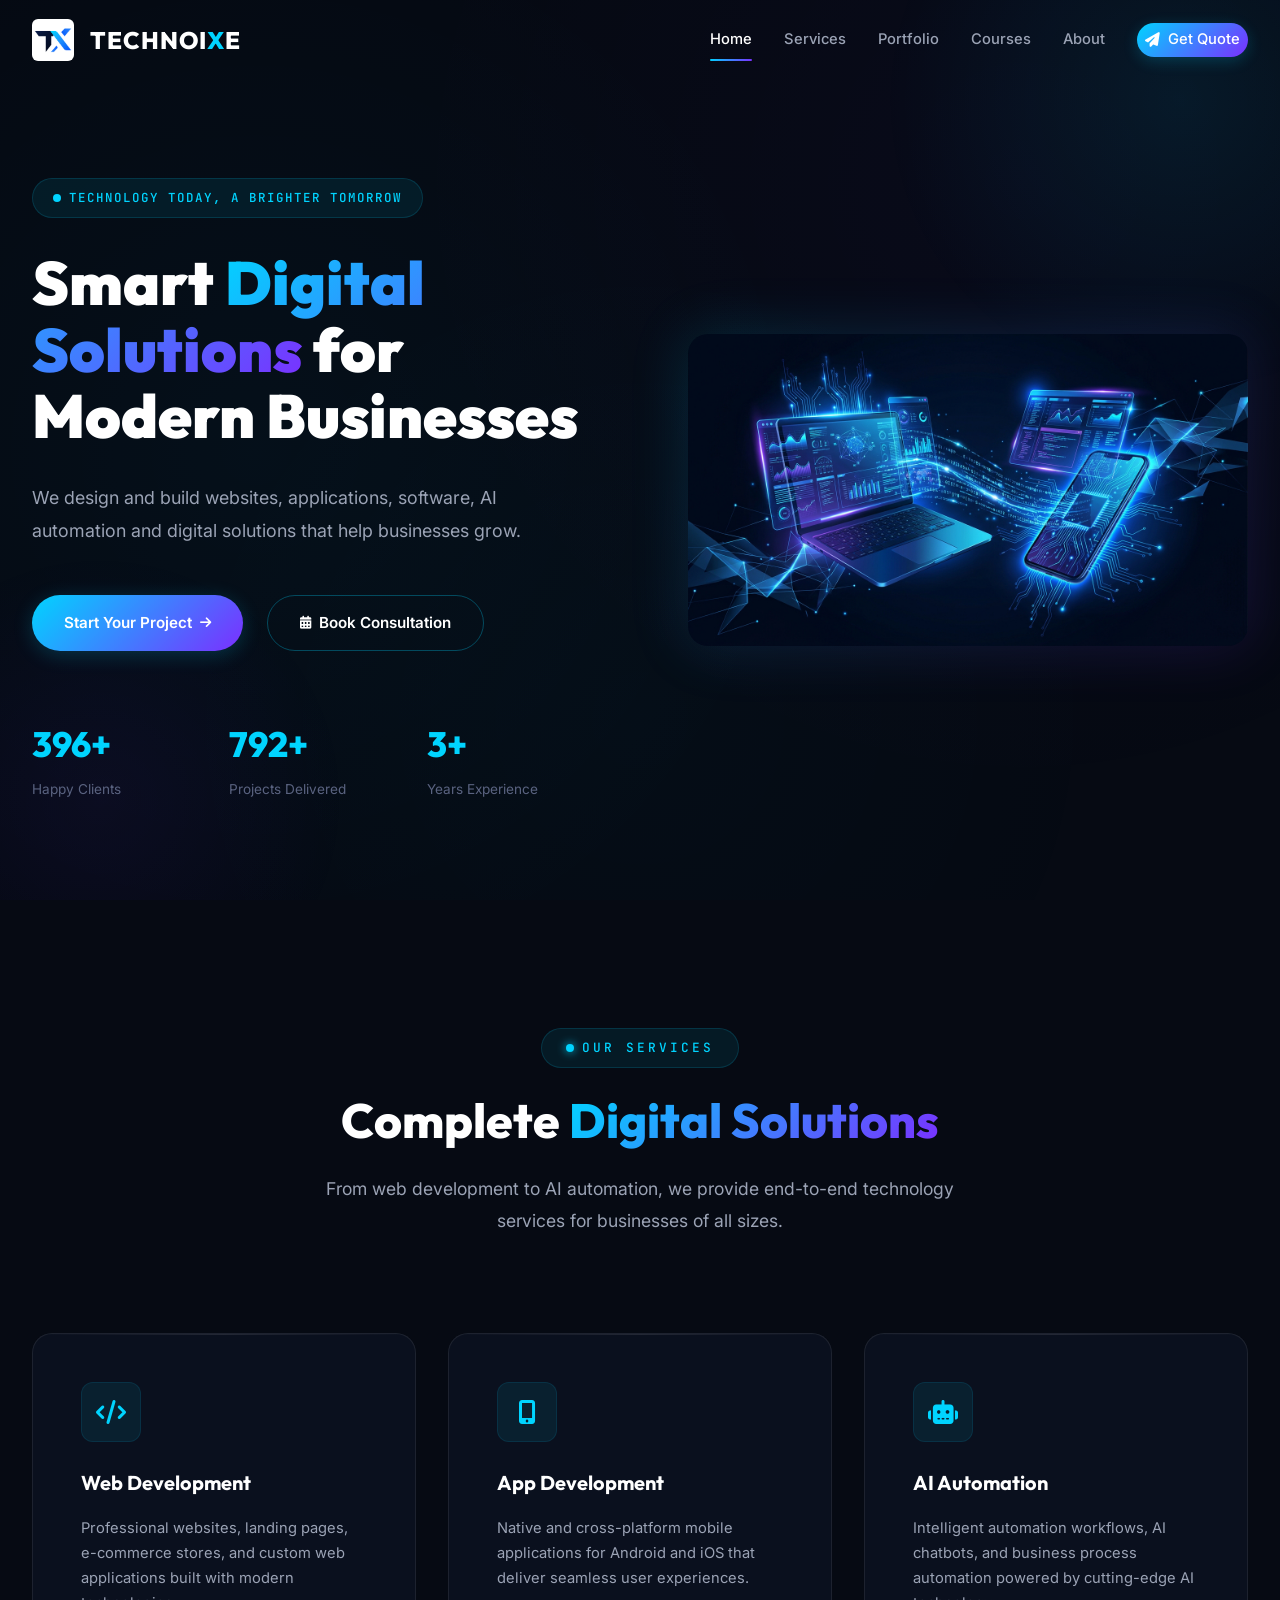
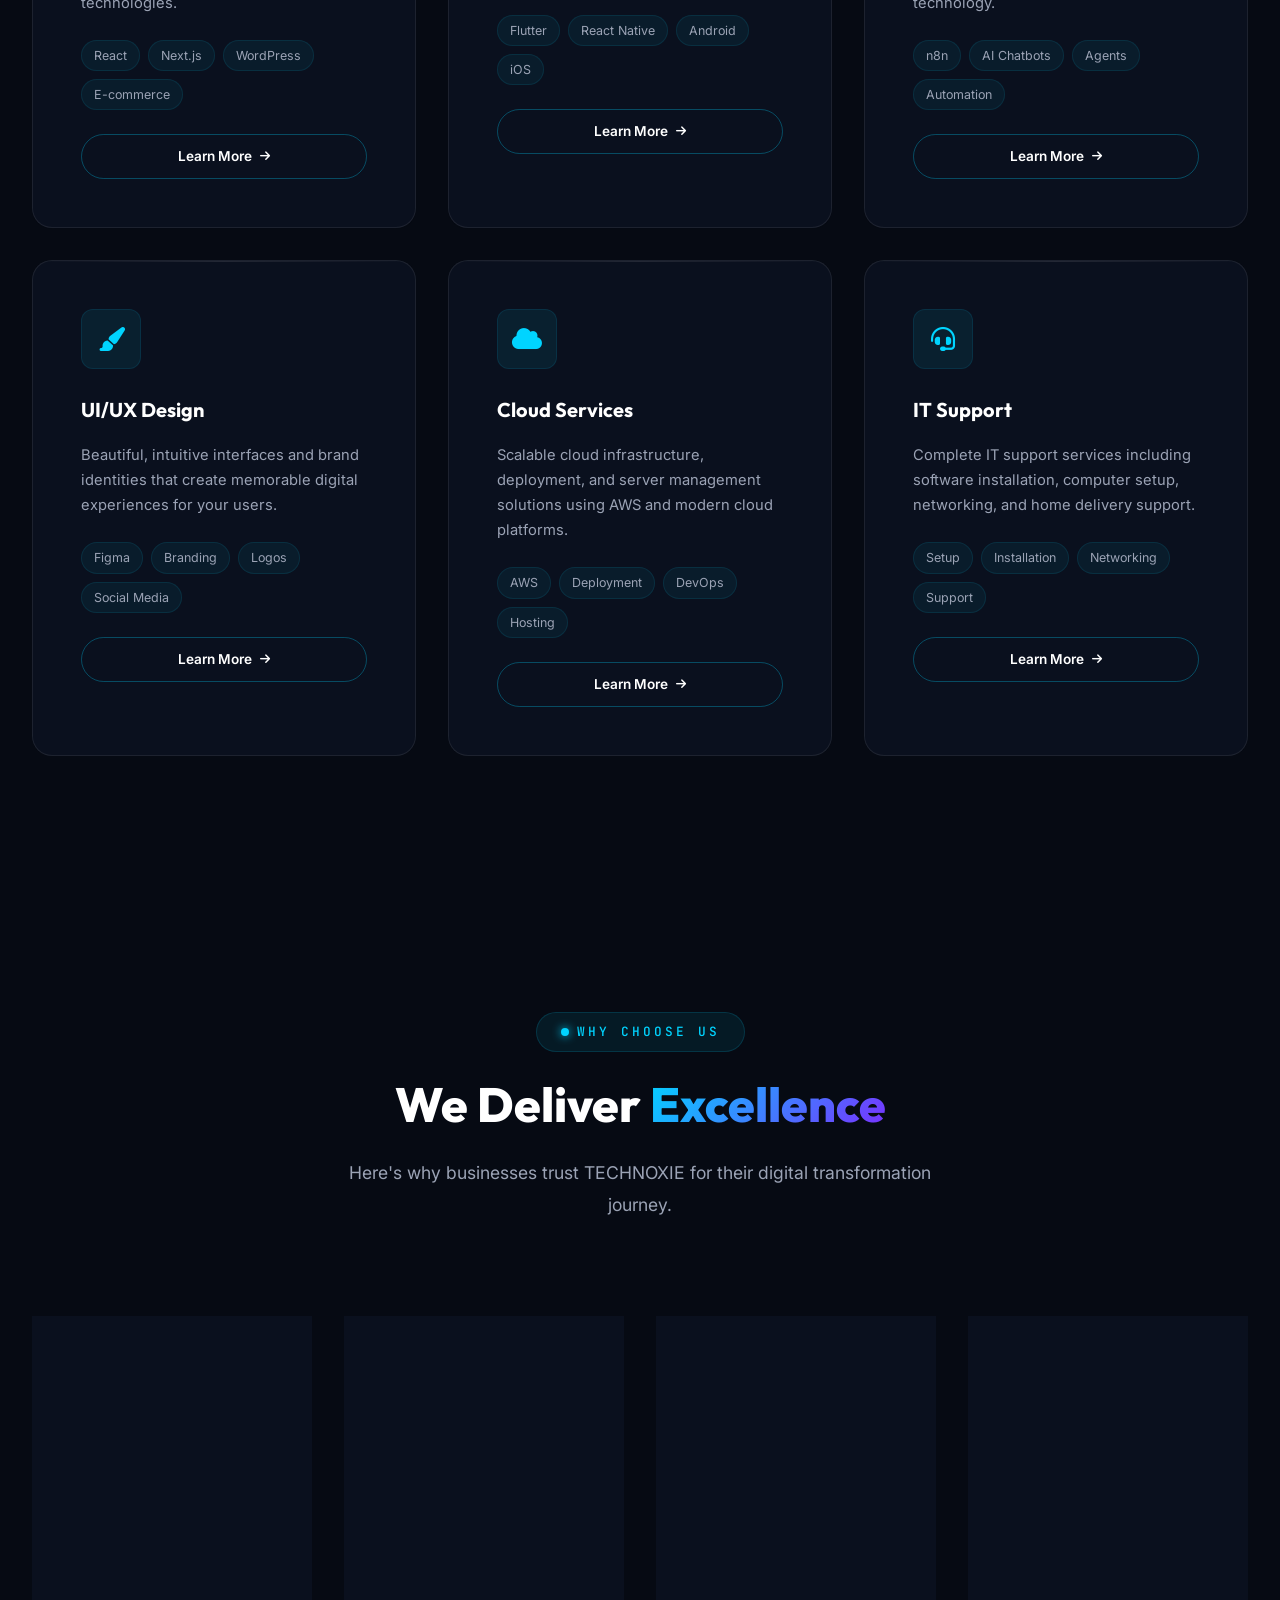
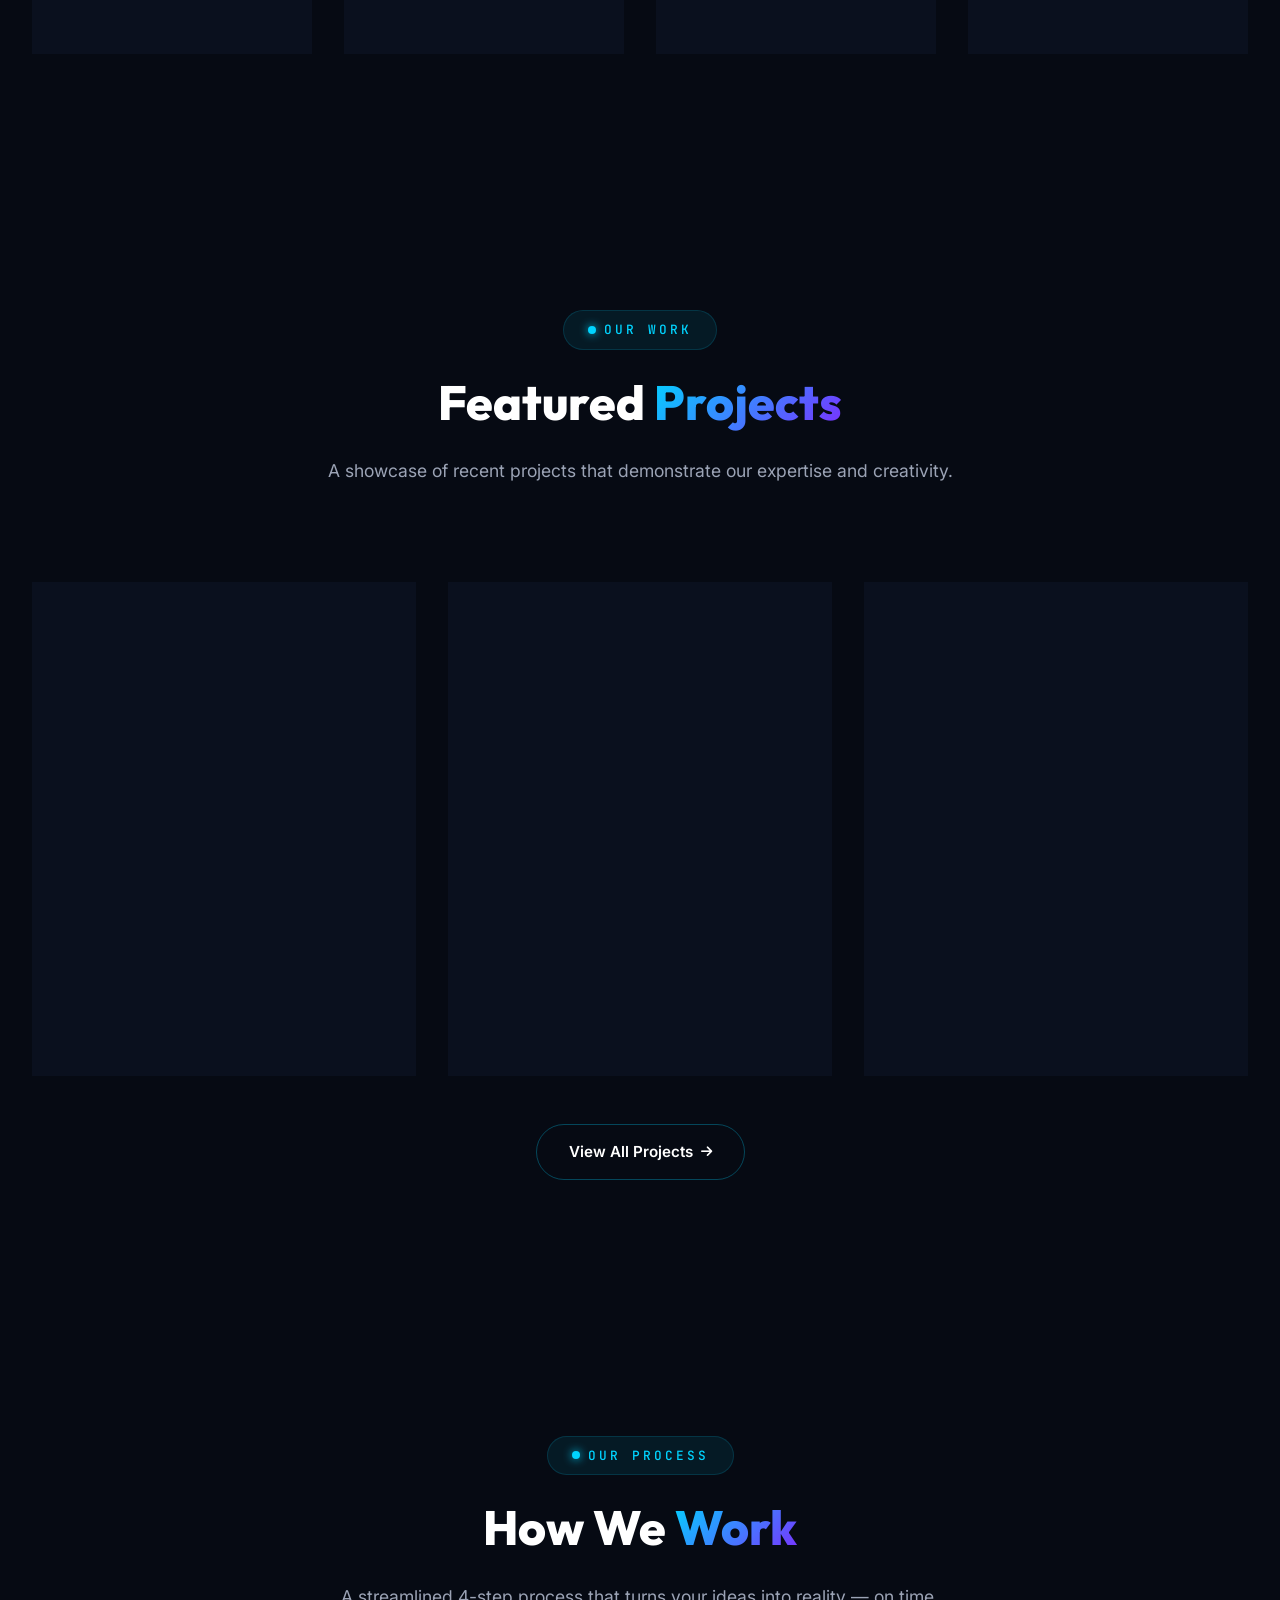
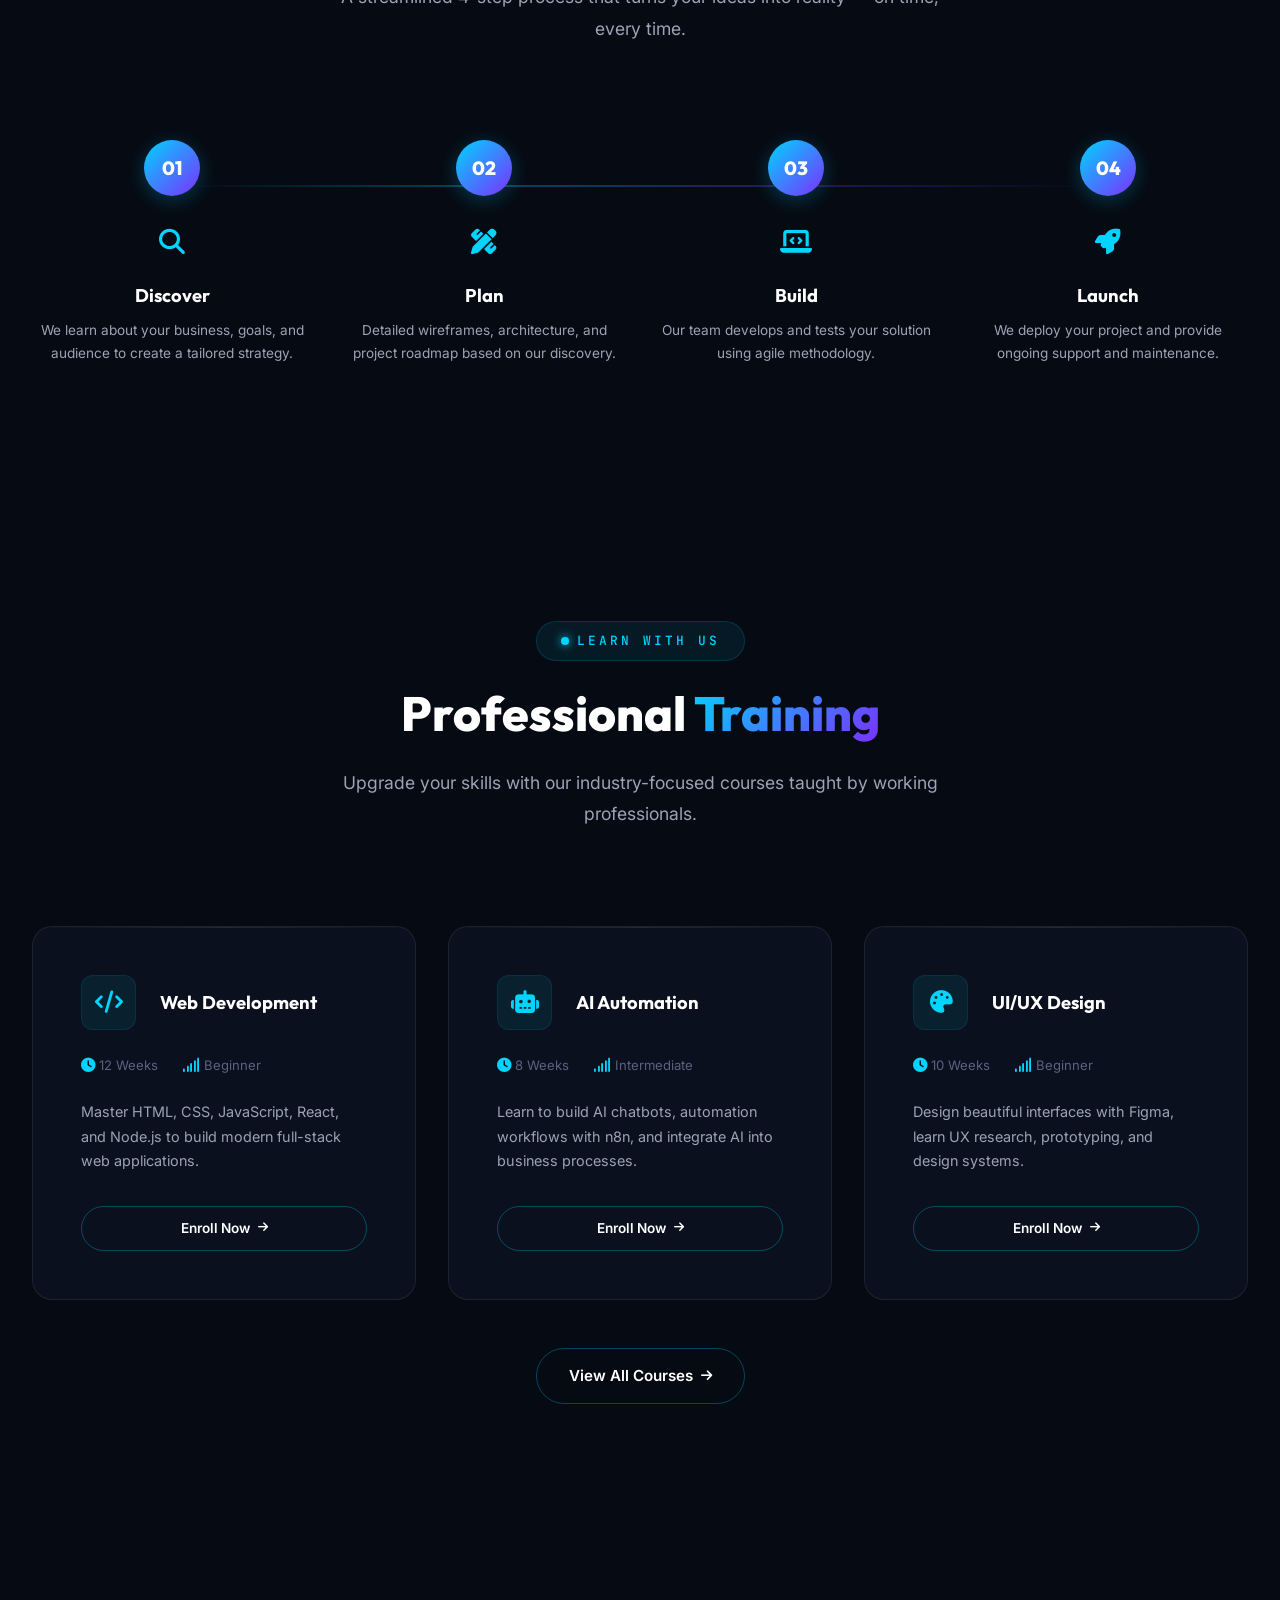
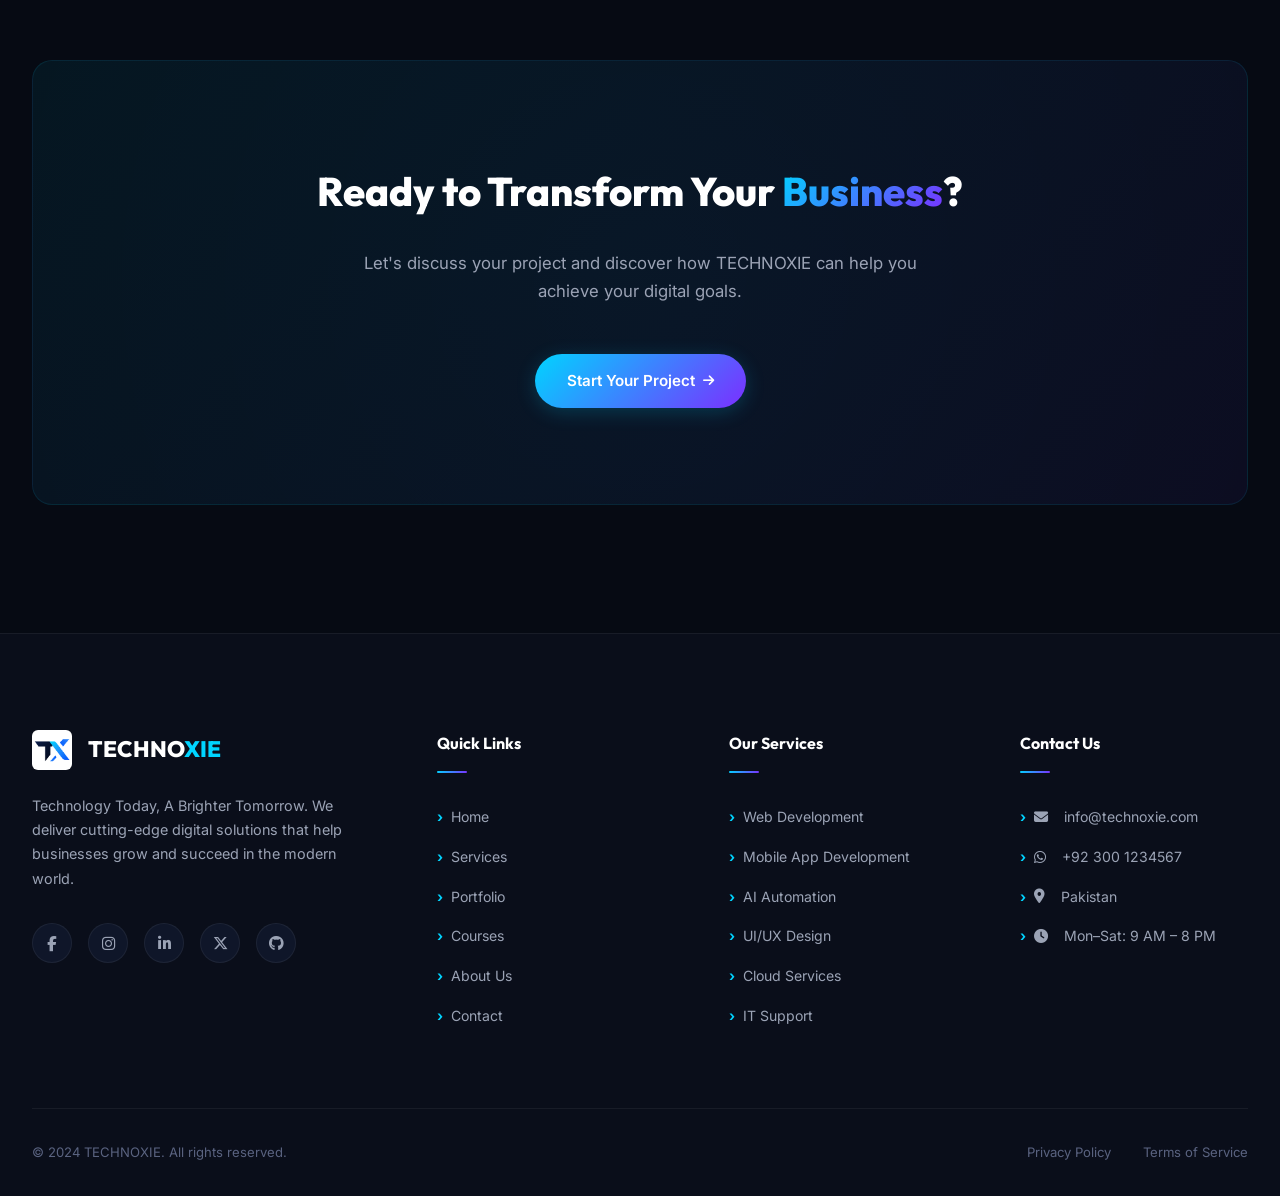
<file: index.html>
<!DOCTYPE html>
<html lang="en">

<head>
  <meta charset="UTF-8">
  <meta name="viewport" content="width=device-width, initial-scale=1.0">

  <!-- SEO Meta Tags -->
  <title>TECHNOXIE — Smart Digital Solutions for Modern Businesses</title>
  <meta name="description"
    content="TECHNOXIE is a complete digital solutions and technology service provider offering web development, app development, AI automation, UI/UX design, cloud services, and IT support.">
  <meta name="keywords"
    content="TECHNOXIE, software house, web development, app development, AI automation, digital solutions, Pakistan">
  <meta name="author" content="TECHNOXIE">

  <!-- Open Graph Tags -->
  <meta property="og:title" content="TECHNOXIE — Smart Digital Solutions for Modern Businesses">
  <meta property="og:description"
    content="We design and build websites, applications, software, AI automation and digital solutions that help businesses grow.">
  <meta property="og:image" content="assets/logos/logo.jpg">
  <meta property="og:type" content="website">
  <meta property="og:url" content="https://technoxie.com">

  <!-- Schema.org Markup -->
  <script type="application/ld+json">
  {
    "@context": "https://schema.org",
    "@type": "SoftwareApplication",
    "name": "TECHNOIXE",
    "description": "A complete digital solutions and technology service provider",
    "url": "https://technoxie.com",
    "applicationCategory": "BusinessApplication",
    "provider": {
      "@type": "Organization",
      "name": "TECHNOIXE",
      "url": "https://technoxie.com",
      "logo": "assets/logos/logo.jpg",
      "sameAs": ["https://facebook.com/technoixe", "https://instagram.com/technoixe", "https://linkedin.com/company/technoixe"]
    }
  }
  </script>

  <!-- Favicon -->
  <link rel="icon" type="image/jpeg" href="assets/logos/logo.jpg">

  <!-- Font Awesome -->
  <link rel="stylesheet" href="https://cdnjs.cloudflare.com/ajax/libs/font-awesome/6.5.1/css/all.min.css">

  <!-- Stylesheets -->
  <link rel="stylesheet" href="css/style.css">
  <link rel="stylesheet" href="css/responsive.css">
</head>

<body>

  <!-- Loading Animation -->
  <div class="loader" id="loader">
    <div class="loader-spinner"></div>
  </div>

  <!-- Navbar -->
  <nav class="navbar" id="navbar" role="navigation" aria-label="Main Navigation">
    <div class="container">
      <a href="index.html" class="nav-logo" aria-label="TECHNOXIE Home">
        <img src="assets/logos/logo.jpg" alt="TECHNOXIE Logo" width="42" height="42">
        <span class="nav-logo-text">TECHNOI<span>X</span>E</span>
      </a>
      <div class="nav-links" id="nav-links">
        <a href="index.html">Home</a>
        <a href="pages/services.html">Services</a>
        <a href="pages/portfolio.html">Portfolio</a>
        <a href="pages/courses.html">Courses</a>
        <a href="pages/about.html">About</a>
        <a href="pages/contact.html" class="nav-cta">
          <i class="fas fa-paper-plane"></i> Get Quote
        </a>
      </div>
      <div class="nav-toggle" id="nav-toggle" aria-label="Toggle Menu" role="button" tabindex="0">
        <span></span>
        <span></span>
        <span></span>
      </div>
    </div>
  </nav>
  <div class="nav-overlay" id="nav-overlay"></div>

  <!-- ======================== HERO SECTION ======================== -->
  <section class="hero" id="hero">
    <div class="container">
      <div class="hero-content">
        <div class="hero-badge">
          <span class="pulse"></span>
          Technology Today, A Brighter Tomorrow
        </div>
        <h1 class="hero-title">
          Smart <span class="highlight">Digital Solutions</span> for Modern Businesses
        </h1>
        <p class="hero-description">
          We design and build websites, applications, software, AI automation and digital solutions that help businesses
          grow.
        </p>
        <div class="hero-buttons">
          <a href="pages/contact.html" class="btn btn-primary">
            Start Your Project <i class="fas fa-arrow-right"></i>
          </a>
          <a href="pages/contact.html" class="btn btn-secondary">
            <i class="fas fa-calendar-alt"></i> Book Consultation
          </a>
        </div>
        <div class="hero-stats">
          <div class="hero-stat">
            <div class="hero-stat-number"><span data-count="500" data-suffix="+">0</span></div>
            <div class="hero-stat-label">Happy Clients</div>
          </div>
          <div class="hero-stat">
            <div class="hero-stat-number"><span data-count="1000" data-suffix="+">0</span></div>
            <div class="hero-stat-label">Projects Delivered</div>
          </div>
          <div class="hero-stat">
            <div class="hero-stat-number"><span data-count="4" data-suffix="+">0</span></div>
            <div class="hero-stat-label">Years Experience</div>
          </div>
        </div>
      </div>
      <div class="hero-visual">
        <img src="assets/images/hero-illustration.jpg"
          alt="TECHNOXIE digital solutions — laptop and smartphone with futuristic UI" width="640" height="360">
      </div>
    </div>
  </section>


  <!-- ======================== SERVICES OVERVIEW ======================== -->
  <section class="section" id="services-overview">
    <div class="container">
      <div class="section-header reveal">
        <span class="section-label">Our Services</span>
        <h2 class="section-title">Complete <span class="highlight">Digital Solutions</span></h2>
        <p class="section-subtitle">From web development to AI automation, we provide end-to-end technology services for
          businesses of all sizes.</p>
      </div>

      <div class="grid grid-3">
        <!-- Service Card 1 -->
        <div class="glass-card service-card reveal">
          <div class="service-icon"><i class="fas fa-code"></i></div>
          <h3>Web Development</h3>
          <p>Professional websites, landing pages, e-commerce stores, and custom web applications built with modern
            technologies.</p>
          <div class="service-features">
            <span>React</span><span>Next.js</span><span>WordPress</span><span>E-commerce</span>
          </div>
          <a href="pages/services.html" class="btn btn-secondary btn-sm">Learn More <i
              class="fas fa-arrow-right"></i></a>
        </div>

        <!-- Service Card 2 -->
        <div class="glass-card service-card reveal">
          <div class="service-icon"><i class="fas fa-mobile-alt"></i></div>
          <h3>App Development</h3>
          <p>Native and cross-platform mobile applications for Android and iOS that deliver seamless user experiences.
          </p>
          <div class="service-features">
            <span>Flutter</span><span>React Native</span><span>Android</span><span>iOS</span>
          </div>
          <a href="pages/services.html" class="btn btn-secondary btn-sm">Learn More <i
              class="fas fa-arrow-right"></i></a>
        </div>

        <!-- Service Card 3 -->
        <div class="glass-card service-card reveal">
          <div class="service-icon"><i class="fas fa-robot"></i></div>
          <h3>AI Automation</h3>
          <p>Intelligent automation workflows, AI chatbots, and business process automation powered by cutting-edge AI
            technology.</p>
          <div class="service-features">
            <span>n8n</span><span>AI Chatbots</span><span>Agents</span><span>Automation</span>
          </div>
          <a href="pages/services.html" class="btn btn-secondary btn-sm">Learn More <i
              class="fas fa-arrow-right"></i></a>
        </div>

        <!-- Service Card 4 -->
        <div class="glass-card service-card reveal">
          <div class="service-icon"><i class="fas fa-paint-brush"></i></div>
          <h3>UI/UX Design</h3>
          <p>Beautiful, intuitive interfaces and brand identities that create memorable digital experiences for your
            users.</p>
          <div class="service-features">
            <span>Figma</span><span>Branding</span><span>Logos</span><span>Social Media</span>
          </div>
          <a href="pages/services.html" class="btn btn-secondary btn-sm">Learn More <i
              class="fas fa-arrow-right"></i></a>
        </div>

        <!-- Service Card 5 -->
        <div class="glass-card service-card reveal">
          <div class="service-icon"><i class="fas fa-cloud"></i></div>
          <h3>Cloud Services</h3>
          <p>Scalable cloud infrastructure, deployment, and server management solutions using AWS and modern cloud
            platforms.</p>
          <div class="service-features">
            <span>AWS</span><span>Deployment</span><span>DevOps</span><span>Hosting</span>
          </div>
          <a href="pages/services.html" class="btn btn-secondary btn-sm">Learn More <i
              class="fas fa-arrow-right"></i></a>
        </div>

        <!-- Service Card 6 -->
        <div class="glass-card service-card reveal">
          <div class="service-icon"><i class="fas fa-headset"></i></div>
          <h3>IT Support</h3>
          <p>Complete IT support services including software installation, computer setup, networking, and home delivery
            support.</p>
          <div class="service-features">
            <span>Setup</span><span>Installation</span><span>Networking</span><span>Support</span>
          </div>
          <a href="pages/services.html" class="btn btn-secondary btn-sm">Learn More <i
              class="fas fa-arrow-right"></i></a>
        </div>
      </div>
    </div>
  </section>


  <!-- ======================== WHY CHOOSE US ======================== -->
  <section class="section" id="why-choose-us">
    <div class="container">
      <div class="section-header reveal">
        <span class="section-label">Why Choose Us</span>
        <h2 class="section-title">We Deliver <span class="highlight">Excellence</span></h2>
        <p class="section-subtitle">Here's why businesses trust TECHNOXIE for their digital transformation journey.</p>
      </div>

      <div class="grid grid-4">
        <div class="glass-card why-card reveal">
          <div class="why-icon"><i class="fas fa-users"></i></div>
          <h3>Client Focused</h3>
          <p>Your vision drives our work. We listen, collaborate, and deliver solutions tailored to your unique needs.
          </p>
        </div>
        <div class="glass-card why-card reveal">
          <div class="why-icon"><i class="fas fa-microchip"></i></div>
          <h3>Modern Technology</h3>
          <p>We use the latest tools, frameworks, and platforms to build future-proof solutions.</p>
        </div>
        <div class="glass-card why-card reveal">
          <div class="why-icon"><i class="fas fa-shield-alt"></i></div>
          <h3>Quality & Reliability</h3>
          <p>Every project goes through rigorous testing and quality assurance before delivery.</p>
        </div>
        <div class="glass-card why-card reveal">
          <div class="why-icon"><i class="fas fa-tags"></i></div>
          <h3>Affordable Solutions</h3>
          <p>Enterprise-quality work at competitive prices. We believe great technology should be accessible.</p>
        </div>
      </div>
    </div>
  </section>


  <!-- ======================== FEATURED PROJECTS ======================== -->
  <section class="section" id="featured-projects">
    <div class="container">
      <div class="section-header reveal">
        <span class="section-label">Our Work</span>
        <h2 class="section-title">Featured <span class="highlight">Projects</span></h2>
        <p class="section-subtitle">A showcase of recent projects that demonstrate our expertise and creativity.</p>
      </div>

      <div class="grid grid-3">
        <div class="glass-card project-card reveal" data-category="web">
          <div class="project-image">
            <img src="assets/images/project-ecommerce.jpg" alt="E-commerce website project" loading="lazy">
            <div class="project-overlay"></div>
          </div>
          <div class="project-info">
            <span class="project-category">Web Development</span>
            <h3>E-Commerce Platform</h3>
            <p class="project-desc">Full-featured online store with real-time inventory, payment processing, and admin
              dashboard.</p>
            <div class="project-tech">
              <span>React</span><span>Node.js</span><span>MongoDB</span>
            </div>
          </div>
        </div>

        <div class="glass-card project-card reveal" data-category="app">
          <div class="project-image">
            <img src="assets/images/project-foodapp.jpg" alt="Food delivery app project" loading="lazy">
            <div class="project-overlay"></div>
          </div>
          <div class="project-info">
            <span class="project-category">Mobile App</span>
            <h3>Food Delivery App</h3>
            <p class="project-desc">Cross-platform food ordering app with real-time tracking, payment gateway, and
              restaurant panel.</p>
            <div class="project-tech">
              <span>Flutter</span><span>Firebase</span><span>Google Maps</span>
            </div>
          </div>
        </div>

        <div class="glass-card project-card reveal" data-category="ai">
          <div class="project-image">
            <img src="assets/images/project-ai-platform.jpg" alt="AI automation platform project" loading="lazy">
            <div class="project-overlay"></div>
          </div>
          <div class="project-info">
            <span class="project-category">AI Automation</span>
            <h3>AI Automation Platform</h3>
            <p class="project-desc">Custom n8n-based workflow automation with AI chatbot integration and business
              intelligence.</p>
            <div class="project-tech">
              <span>n8n</span><span>Python</span><span>OpenAI</span>
            </div>
          </div>
        </div>
      </div>

      <div class="text-center" style="margin-top: var(--space-2xl);">
        <a href="pages/portfolio.html" class="btn btn-secondary">View All Projects <i
            class="fas fa-arrow-right"></i></a>
      </div>
    </div>
  </section>


  <!-- ======================== OUR PROCESS ======================== -->
  <section class="section" id="our-process">
    <div class="container">
      <div class="section-header reveal">
        <span class="section-label">Our Process</span>
        <h2 class="section-title">How We <span class="highlight">Work</span></h2>
        <p class="section-subtitle">A streamlined 4-step process that turns your ideas into reality — on time, every
          time.</p>
      </div>

      <div class="process-grid">
        <div class="process-step reveal">
          <div class="step-number">01</div>
          <div class="step-icon"><i class="fas fa-search"></i></div>
          <h3>Discover</h3>
          <p>We learn about your business, goals, and audience to create a tailored strategy.</p>
        </div>
        <div class="process-step reveal">
          <div class="step-number">02</div>
          <div class="step-icon"><i class="fas fa-pencil-ruler"></i></div>
          <h3>Plan</h3>
          <p>Detailed wireframes, architecture, and project roadmap based on our discovery.</p>
        </div>
        <div class="process-step reveal">
          <div class="step-number">03</div>
          <div class="step-icon"><i class="fas fa-laptop-code"></i></div>
          <h3>Build</h3>
          <p>Our team develops and tests your solution using agile methodology.</p>
        </div>
        <div class="process-step reveal">
          <div class="step-number">04</div>
          <div class="step-icon"><i class="fas fa-rocket"></i></div>
          <h3>Launch</h3>
          <p>We deploy your project and provide ongoing support and maintenance.</p>
        </div>
      </div>
    </div>
  </section>


  <!-- ======================== COURSES PREVIEW ======================== -->
  <section class="section" id="courses-preview">
    <div class="container">
      <div class="section-header reveal">
        <span class="section-label">Learn With Us</span>
        <h2 class="section-title">Professional <span class="highlight">Training</span></h2>
        <p class="section-subtitle">Upgrade your skills with our industry-focused courses taught by working
          professionals.</p>
      </div>

      <div class="grid grid-3">
        <div class="glass-card course-card reveal">
          <div class="course-header">
            <div class="course-icon"><i class="fas fa-code"></i></div>
            <h3>Web Development</h3>
          </div>
          <div class="course-meta">
            <span><i class="fas fa-clock"></i> 12 Weeks</span>
            <span><i class="fas fa-signal"></i> Beginner</span>
          </div>
          <p>Master HTML, CSS, JavaScript, React, and Node.js to build modern full-stack web applications.</p>
          <a href="pages/courses.html" class="btn btn-secondary btn-sm">Enroll Now <i
              class="fas fa-arrow-right"></i></a>
        </div>

        <div class="glass-card course-card reveal">
          <div class="course-header">
            <div class="course-icon"><i class="fas fa-robot"></i></div>
            <h3>AI Automation</h3>
          </div>
          <div class="course-meta">
            <span><i class="fas fa-clock"></i> 8 Weeks</span>
            <span><i class="fas fa-signal"></i> Intermediate</span>
          </div>
          <p>Learn to build AI chatbots, automation workflows with n8n, and integrate AI into business processes.</p>
          <a href="pages/courses.html" class="btn btn-secondary btn-sm">Enroll Now <i
              class="fas fa-arrow-right"></i></a>
        </div>

        <div class="glass-card course-card reveal">
          <div class="course-header">
            <div class="course-icon"><i class="fas fa-palette"></i></div>
            <h3>UI/UX Design</h3>
          </div>
          <div class="course-meta">
            <span><i class="fas fa-clock"></i> 10 Weeks</span>
            <span><i class="fas fa-signal"></i> Beginner</span>
          </div>
          <p>Design beautiful interfaces with Figma, learn UX research, prototyping, and design systems.</p>
          <a href="pages/courses.html" class="btn btn-secondary btn-sm">Enroll Now <i
              class="fas fa-arrow-right"></i></a>
        </div>
      </div>

      <div class="text-center" style="margin-top: var(--space-2xl);">
        <a href="pages/courses.html" class="btn btn-secondary">View All Courses <i class="fas fa-arrow-right"></i></a>
      </div>
    </div>
  </section>


  <!-- ======================== CALL TO ACTION ======================== -->
  <section class="section" id="cta">
    <div class="container">
      <div class="cta-section reveal">
        <h2>Ready to Transform Your <span class="text-gradient">Business</span>?</h2>
        <p>Let's discuss your project and discover how TECHNOXIE can help you achieve your digital goals.</p>
        <div>
          <a href="pages/contact.html" class="btn btn-primary">
            Start Your Project <i class="fas fa-arrow-right"></i>
          </a>
        </div>
      </div>
    </div>
  </section>


  <!-- Footer -->
  <footer class="footer" id="footer" role="contentinfo">
    <div class="container">
      <div class="footer-grid">
        <div class="footer-brand">
          <div class="footer-logo">
            <img src="assets/logos/logo.jpg" alt="TECHNOXIE Logo" width="40" height="40">
            <span class="footer-logo-text">TECHNO<span>XIE</span></span>
          </div>
          <p>Technology Today, A Brighter Tomorrow. We deliver cutting-edge digital solutions that help businesses grow
            and succeed in the modern world.</p>
          <div class="footer-socials">
            <a href="#" aria-label="Facebook"><i class="fab fa-facebook-f"></i></a>
            <a href="#" aria-label="Instagram"><i class="fab fa-instagram"></i></a>
            <a href="#" aria-label="LinkedIn"><i class="fab fa-linkedin-in"></i></a>
            <a href="#" aria-label="Twitter / X"><i class="fab fa-x-twitter"></i></a>
            <a href="#" aria-label="GitHub"><i class="fab fa-github"></i></a>
          </div>
        </div>
        <div class="footer-column">
          <h4>Quick Links</h4>
          <ul>
            <li><a href="index.html">Home</a></li>
            <li><a href="pages/services.html">Services</a></li>
            <li><a href="pages/portfolio.html">Portfolio</a></li>
            <li><a href="pages/courses.html">Courses</a></li>
            <li><a href="pages/about.html">About Us</a></li>
            <li><a href="pages/contact.html">Contact</a></li>
          </ul>
        </div>
        <div class="footer-column">
          <h4>Our Services</h4>
          <ul>
            <li><a href="pages/services.html">Web Development</a></li>
            <li><a href="pages/services.html">Mobile App Development</a></li>
            <li><a href="pages/services.html">AI Automation</a></li>
            <li><a href="pages/services.html">UI/UX Design</a></li>
            <li><a href="pages/services.html">Cloud Services</a></li>
            <li><a href="pages/services.html">IT Support</a></li>
          </ul>
        </div>
        <div class="footer-column">
          <h4>Contact Us</h4>
          <ul>
            <li><a href="mailto:info@technoxie.com"><i class="fas fa-envelope"></i>&nbsp; info@technoxie.com</a></li>
            <li><a href="https://wa.me/923001234567" target="_blank"><i class="fab fa-whatsapp"></i>&nbsp; +92 300
                1234567</a></li>
            <li><a href="pages/contact.html"><i class="fas fa-map-marker-alt"></i>&nbsp; Pakistan</a></li>
            <li><a href="pages/contact.html"><i class="fas fa-clock"></i>&nbsp; Mon–Sat: 9 AM – 8 PM</a></li>
          </ul>
        </div>
      </div>
      <div class="footer-bottom">
        <p>&copy; 2024 TECHNOXIE. All rights reserved.</p>
        <div class="footer-bottom-links">
          <a href="#">Privacy Policy</a>
          <a href="#">Terms of Service</a>
        </div>
      </div>
    </div>
  </footer>

  <!-- Back to Top Button -->
  <button class="back-to-top" id="back-to-top" aria-label="Back to top">
    <i class="fas fa-chevron-up"></i>
  </button>

  <!-- Scripts -->
  <script src="js/script.js"></script>
  <script src="js/animations.js"></script>
</body>

</html>
</file>
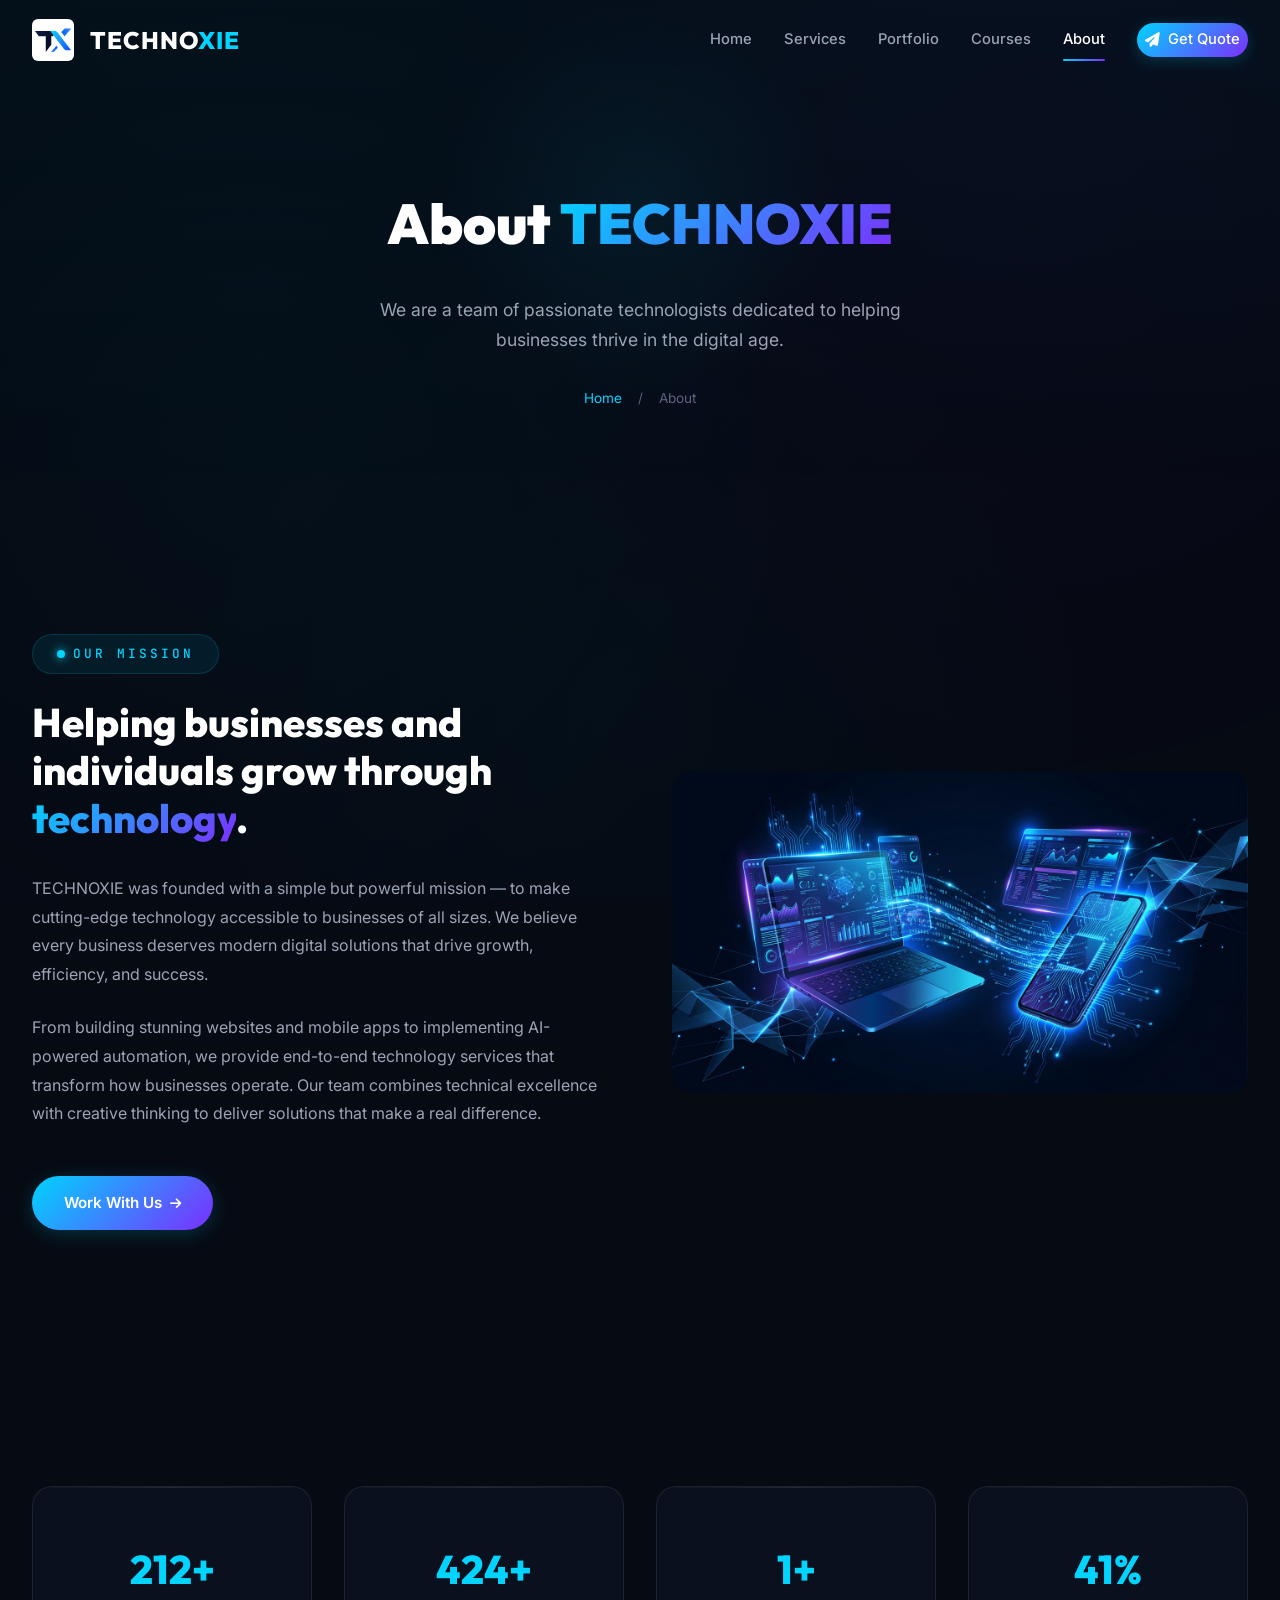
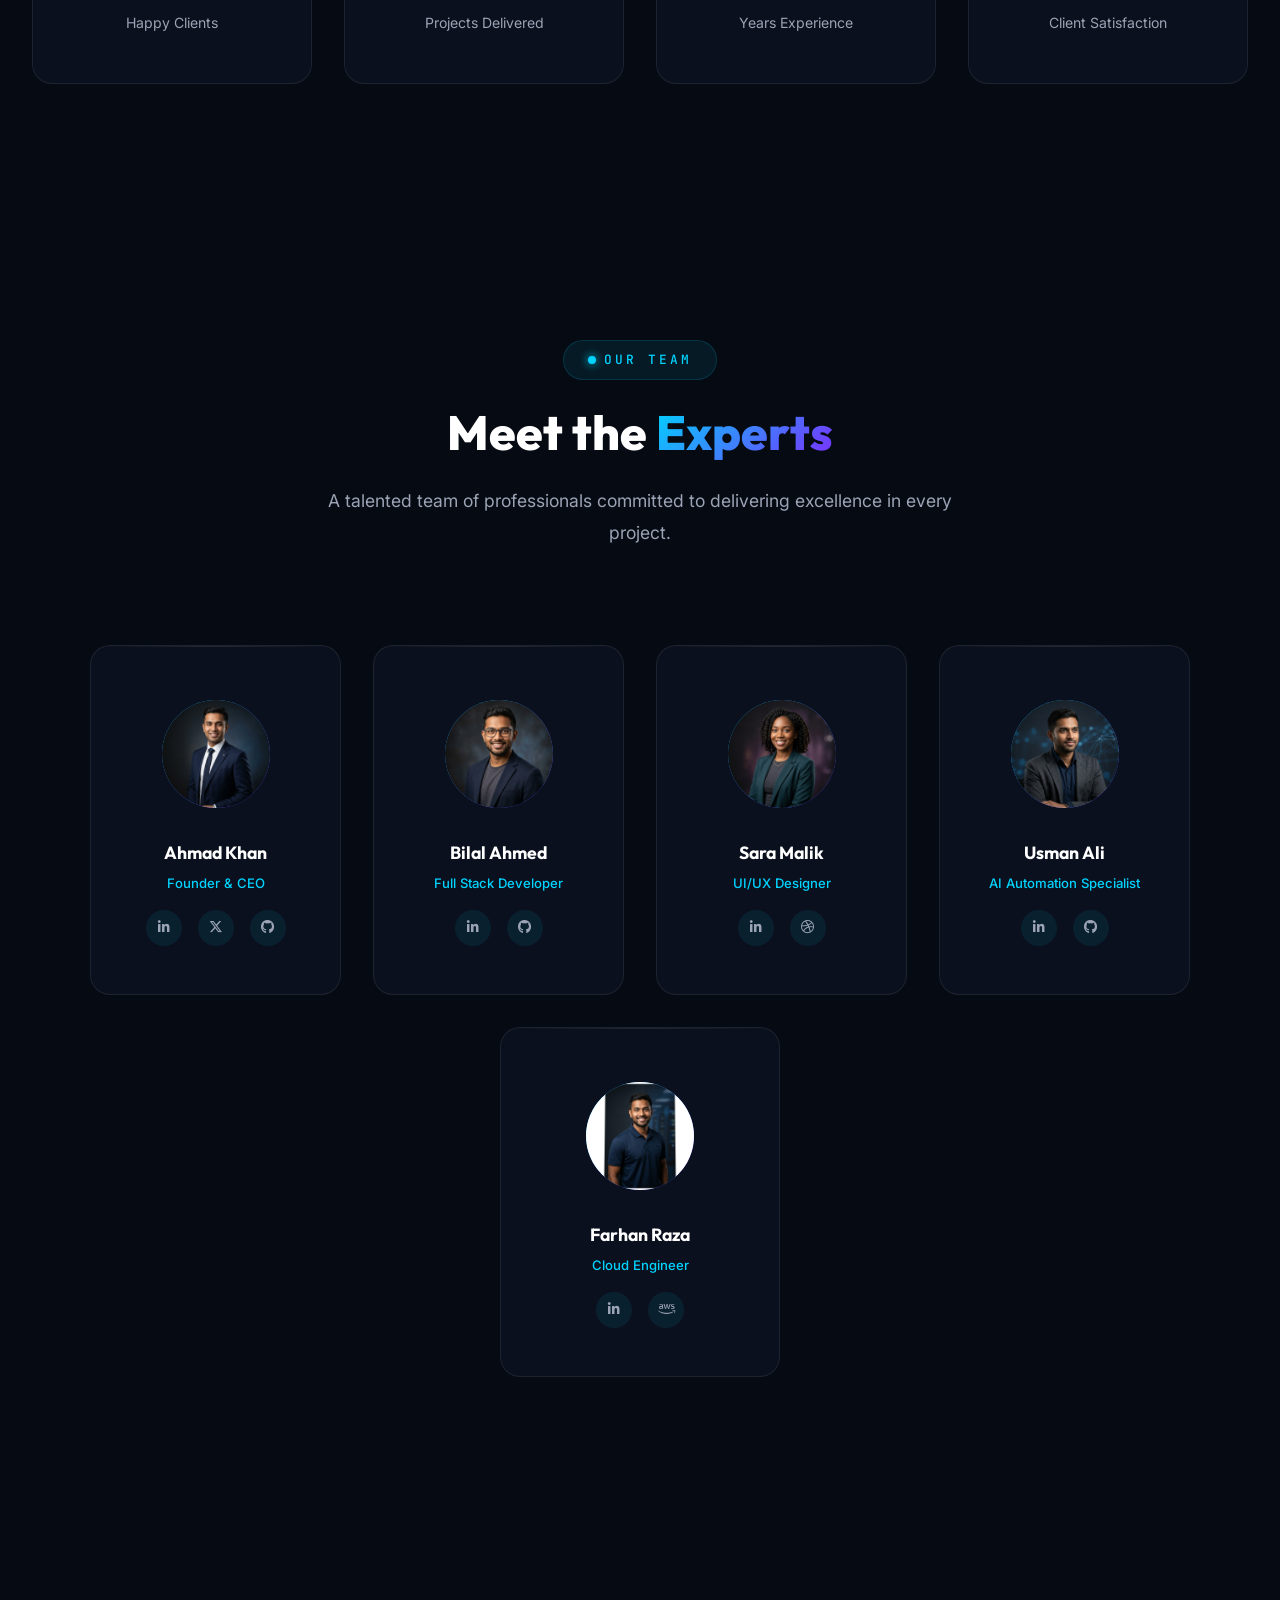
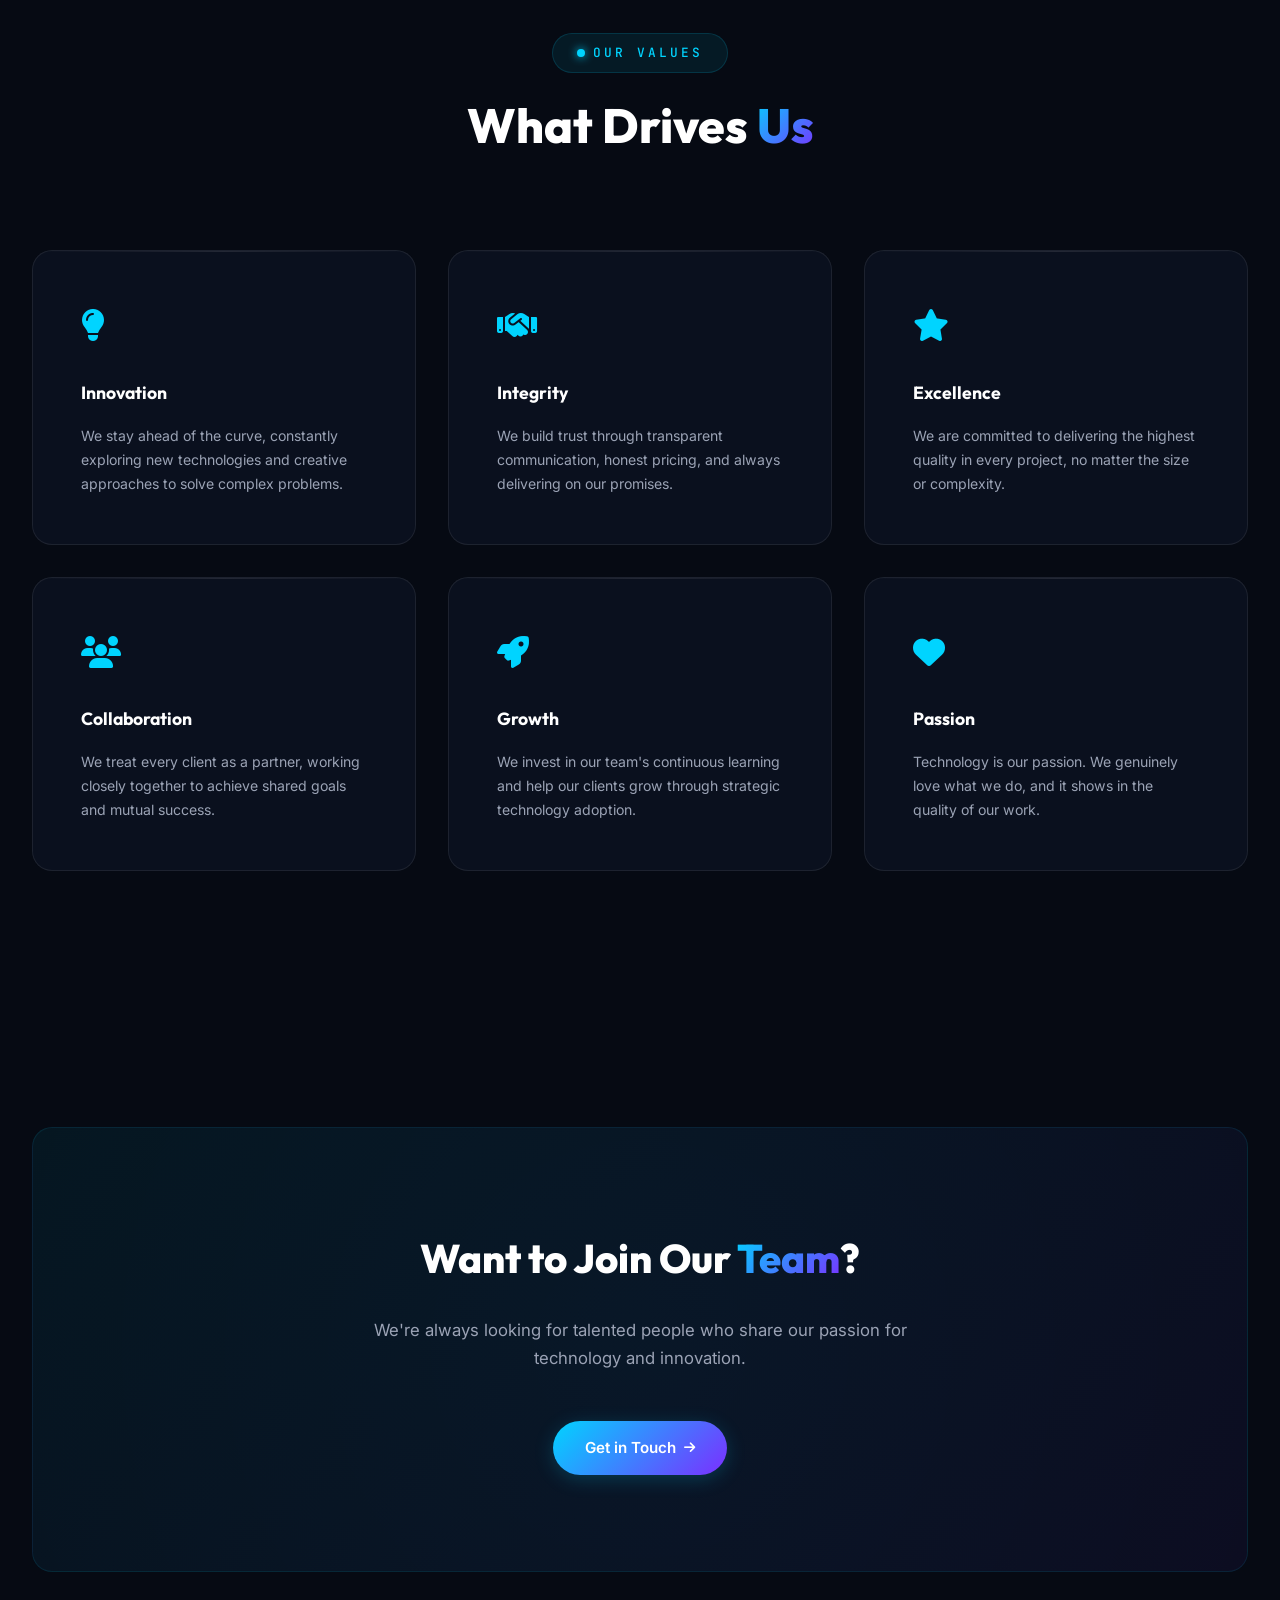
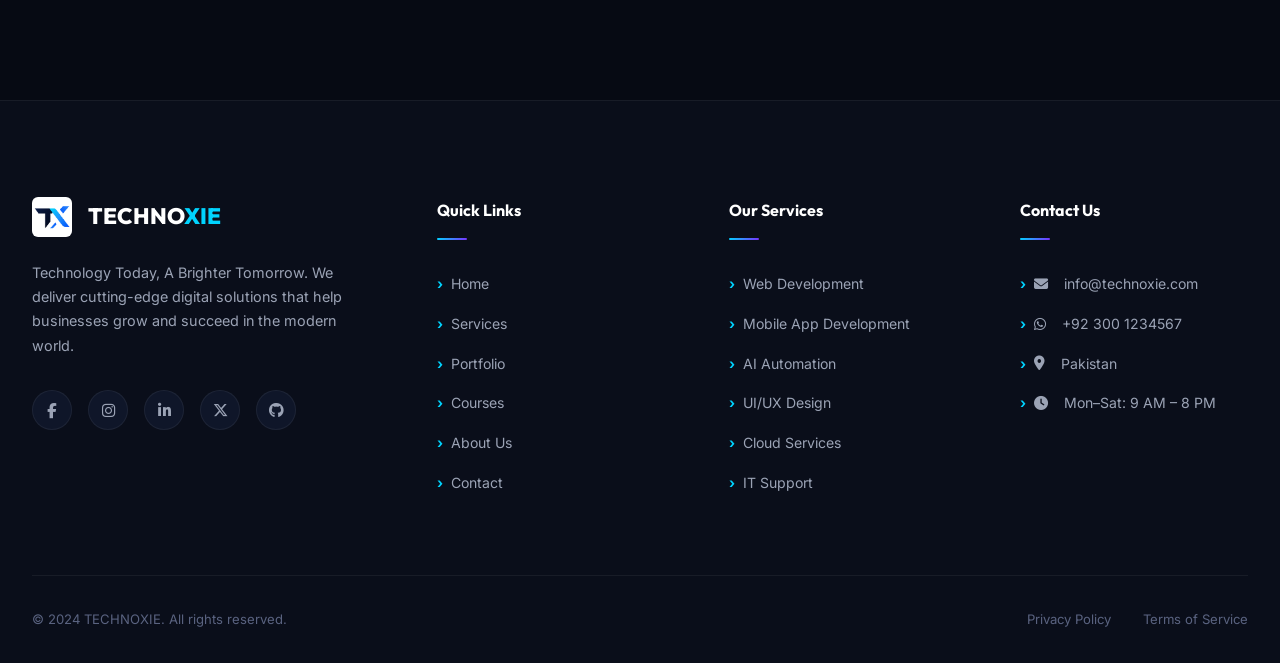
<file: pages/about.html>
<!DOCTYPE html>
<html lang="en">
<head>
  <meta charset="UTF-8">
  <meta name="viewport" content="width=device-width, initial-scale=1.0">
  <title>About Us — TECHNOXIE | Our Team & Mission</title>
  <meta name="description" content="Learn about TECHNOXIE's mission, team, values, and journey. We help businesses and individuals grow through technology.">
  <meta property="og:title" content="About Us — TECHNOXIE">
  <meta property="og:description" content="Meet the team behind TECHNOXIE and learn about our mission.">
  <meta property="og:image" content="../assets/logos/logo.jpg">
  <meta property="og:type" content="website">
  <link rel="icon" type="image/jpeg" href="../assets/logos/logo.jpg">
  <link rel="stylesheet" href="https://cdnjs.cloudflare.com/ajax/libs/font-awesome/6.5.1/css/all.min.css">
  <link rel="stylesheet" href="../css/style.css">
  <link rel="stylesheet" href="../css/responsive.css">
</head>
<body>

  <div class="loader"><div class="loader-spinner"></div></div>
  <div id="navbar-placeholder"></div>

  <!-- Page Hero -->
  <section class="page-hero">
    <div class="container">
      <h1>About <span class="text-gradient">TECHNOXIE</span></h1>
      <p>We are a team of passionate technologists dedicated to helping businesses thrive in the digital age.</p>
      <div class="breadcrumb">
        <a href="../index.html">Home</a>
        <span>/</span>
        <span>About</span>
      </div>
    </div>
  </section>

  <!-- Mission Section -->
  <section class="section">
    <div class="container">
      <div class="mission-grid reveal">
        <div class="mission-content">
          <span class="section-label">Our Mission</span>
          <h2>Helping businesses and individuals grow through <span class="text-gradient">technology</span>.</h2>
          <p>TECHNOXIE was founded with a simple but powerful mission — to make cutting-edge technology accessible to businesses of all sizes. We believe every business deserves modern digital solutions that drive growth, efficiency, and success.</p>
          <p>From building stunning websites and mobile apps to implementing AI-powered automation, we provide end-to-end technology services that transform how businesses operate. Our team combines technical excellence with creative thinking to deliver solutions that make a real difference.</p>
          <a href="contact.html" class="btn btn-primary" style="margin-top: var(--space-lg);">Work With Us <i class="fas fa-arrow-right"></i></a>
        </div>
        <div class="mission-visual">
          <img src="../assets/images/hero-illustration.jpg" alt="TECHNOXIE team working on technology" loading="lazy">
        </div>
      </div>
    </div>
  </section>

  <!-- Experience Counters -->
  <section class="section">
    <div class="container">
      <div class="counter-grid">
        <div class="glass-card counter-item reveal">
          <div class="counter-number"><span data-count="500" data-suffix="+">0</span></div>
          <div class="counter-label">Happy Clients</div>
        </div>
        <div class="glass-card counter-item reveal">
          <div class="counter-number"><span data-count="1000" data-suffix="+">0</span></div>
          <div class="counter-label">Projects Delivered</div>
        </div>
        <div class="glass-card counter-item reveal">
          <div class="counter-number"><span data-count="4" data-suffix="+">0</span></div>
          <div class="counter-label">Years Experience</div>
        </div>
        <div class="glass-card counter-item reveal">
          <div class="counter-number"><span data-count="98" data-suffix="%">0</span></div>
          <div class="counter-label">Client Satisfaction</div>
        </div>
      </div>
    </div>
  </section>

  <!-- Team Section -->
  <section class="section">
    <div class="container">
      <div class="section-header reveal">
        <span class="section-label">Our Team</span>
        <h2 class="section-title">Meet the <span class="highlight">Experts</span></h2>
        <p class="section-subtitle">A talented team of professionals committed to delivering excellence in every project.</p>
      </div>

      <div class="grid grid-4" style="max-width: 1100px; margin: 0 auto;">

        <!-- Team Member 1 -->
        <div class="glass-card team-card reveal">
          <div class="team-image">
            <img src="../assets/images/team-ceo.jpg" alt="Founder & CEO" loading="lazy">
          </div>
          <h3>Ahmad Khan</h3>
          <p class="team-role">Founder & CEO</p>
          <div class="team-socials">
            <a href="#" aria-label="LinkedIn"><i class="fab fa-linkedin-in"></i></a>
            <a href="#" aria-label="Twitter"><i class="fab fa-x-twitter"></i></a>
            <a href="#" aria-label="GitHub"><i class="fab fa-github"></i></a>
          </div>
        </div>

        <!-- Team Member 2 -->
        <div class="glass-card team-card reveal">
          <div class="team-image">
            <img src="../assets/images/team-developer.jpg" alt="Full Stack Developer" loading="lazy">
          </div>
          <h3>Bilal Ahmed</h3>
          <p class="team-role">Full Stack Developer</p>
          <div class="team-socials">
            <a href="#" aria-label="LinkedIn"><i class="fab fa-linkedin-in"></i></a>
            <a href="#" aria-label="GitHub"><i class="fab fa-github"></i></a>
          </div>
        </div>

        <!-- Team Member 3 -->
        <div class="glass-card team-card reveal">
          <div class="team-image">
            <img src="../assets/images/team-designer.jpg" alt="UI/UX Designer" loading="lazy">
          </div>
          <h3>Sara Malik</h3>
          <p class="team-role">UI/UX Designer</p>
          <div class="team-socials">
            <a href="#" aria-label="LinkedIn"><i class="fab fa-linkedin-in"></i></a>
            <a href="#" aria-label="Dribbble"><i class="fab fa-dribbble"></i></a>
          </div>
        </div>

        <!-- Team Member 4 -->
        <div class="glass-card team-card reveal">
          <div class="team-image">
            <img src="../assets/images/team-ai-specialist.jpg" alt="AI Automation Specialist" loading="lazy">
          </div>
          <h3>Usman Ali</h3>
          <p class="team-role">AI Automation Specialist</p>
          <div class="team-socials">
            <a href="#" aria-label="LinkedIn"><i class="fab fa-linkedin-in"></i></a>
            <a href="#" aria-label="GitHub"><i class="fab fa-github"></i></a>
          </div>
        </div>

      </div>

      <!-- 5th Member centered -->
      <div class="grid" style="max-width: 280px; margin: var(--space-xl) auto 0;">
        <div class="glass-card team-card reveal">
          <div class="team-image">
            <img src="../assets/images/team-cloud-engineer.jpg" alt="Cloud Engineer" loading="lazy">
          </div>
          <h3>Farhan Raza</h3>
          <p class="team-role">Cloud Engineer</p>
          <div class="team-socials">
            <a href="#" aria-label="LinkedIn"><i class="fab fa-linkedin-in"></i></a>
            <a href="#" aria-label="AWS"><i class="fab fa-aws"></i></a>
          </div>
        </div>
      </div>
    </div>
  </section>

  <!-- Company Values -->
  <section class="section">
    <div class="container">
      <div class="section-header reveal">
        <span class="section-label">Our Values</span>
        <h2 class="section-title">What Drives <span class="highlight">Us</span></h2>
      </div>

      <div class="values-grid">
        <div class="glass-card value-card reveal">
          <div class="value-icon"><i class="fas fa-lightbulb"></i></div>
          <h3>Innovation</h3>
          <p>We stay ahead of the curve, constantly exploring new technologies and creative approaches to solve complex problems.</p>
        </div>
        <div class="glass-card value-card reveal">
          <div class="value-icon"><i class="fas fa-handshake"></i></div>
          <h3>Integrity</h3>
          <p>We build trust through transparent communication, honest pricing, and always delivering on our promises.</p>
        </div>
        <div class="glass-card value-card reveal">
          <div class="value-icon"><i class="fas fa-star"></i></div>
          <h3>Excellence</h3>
          <p>We are committed to delivering the highest quality in every project, no matter the size or complexity.</p>
        </div>
        <div class="glass-card value-card reveal">
          <div class="value-icon"><i class="fas fa-users"></i></div>
          <h3>Collaboration</h3>
          <p>We treat every client as a partner, working closely together to achieve shared goals and mutual success.</p>
        </div>
        <div class="glass-card value-card reveal">
          <div class="value-icon"><i class="fas fa-rocket"></i></div>
          <h3>Growth</h3>
          <p>We invest in our team's continuous learning and help our clients grow through strategic technology adoption.</p>
        </div>
        <div class="glass-card value-card reveal">
          <div class="value-icon"><i class="fas fa-heart"></i></div>
          <h3>Passion</h3>
          <p>Technology is our passion. We genuinely love what we do, and it shows in the quality of our work.</p>
        </div>
      </div>
    </div>
  </section>

  <!-- CTA -->
  <section class="section">
    <div class="container">
      <div class="cta-section reveal">
        <h2>Want to Join Our <span class="text-gradient">Team</span>?</h2>
        <p>We're always looking for talented people who share our passion for technology and innovation.</p>
        <a href="contact.html" class="btn btn-primary">Get in Touch <i class="fas fa-arrow-right"></i></a>
      </div>
    </div>
  </section>

  <div id="footer-placeholder"></div>
  <button class="back-to-top" aria-label="Back to top"><i class="fas fa-chevron-up"></i></button>
  <script src="../js/script.js"></script>
  <script src="../js/animations.js"></script>
</body>
</html>
</file>
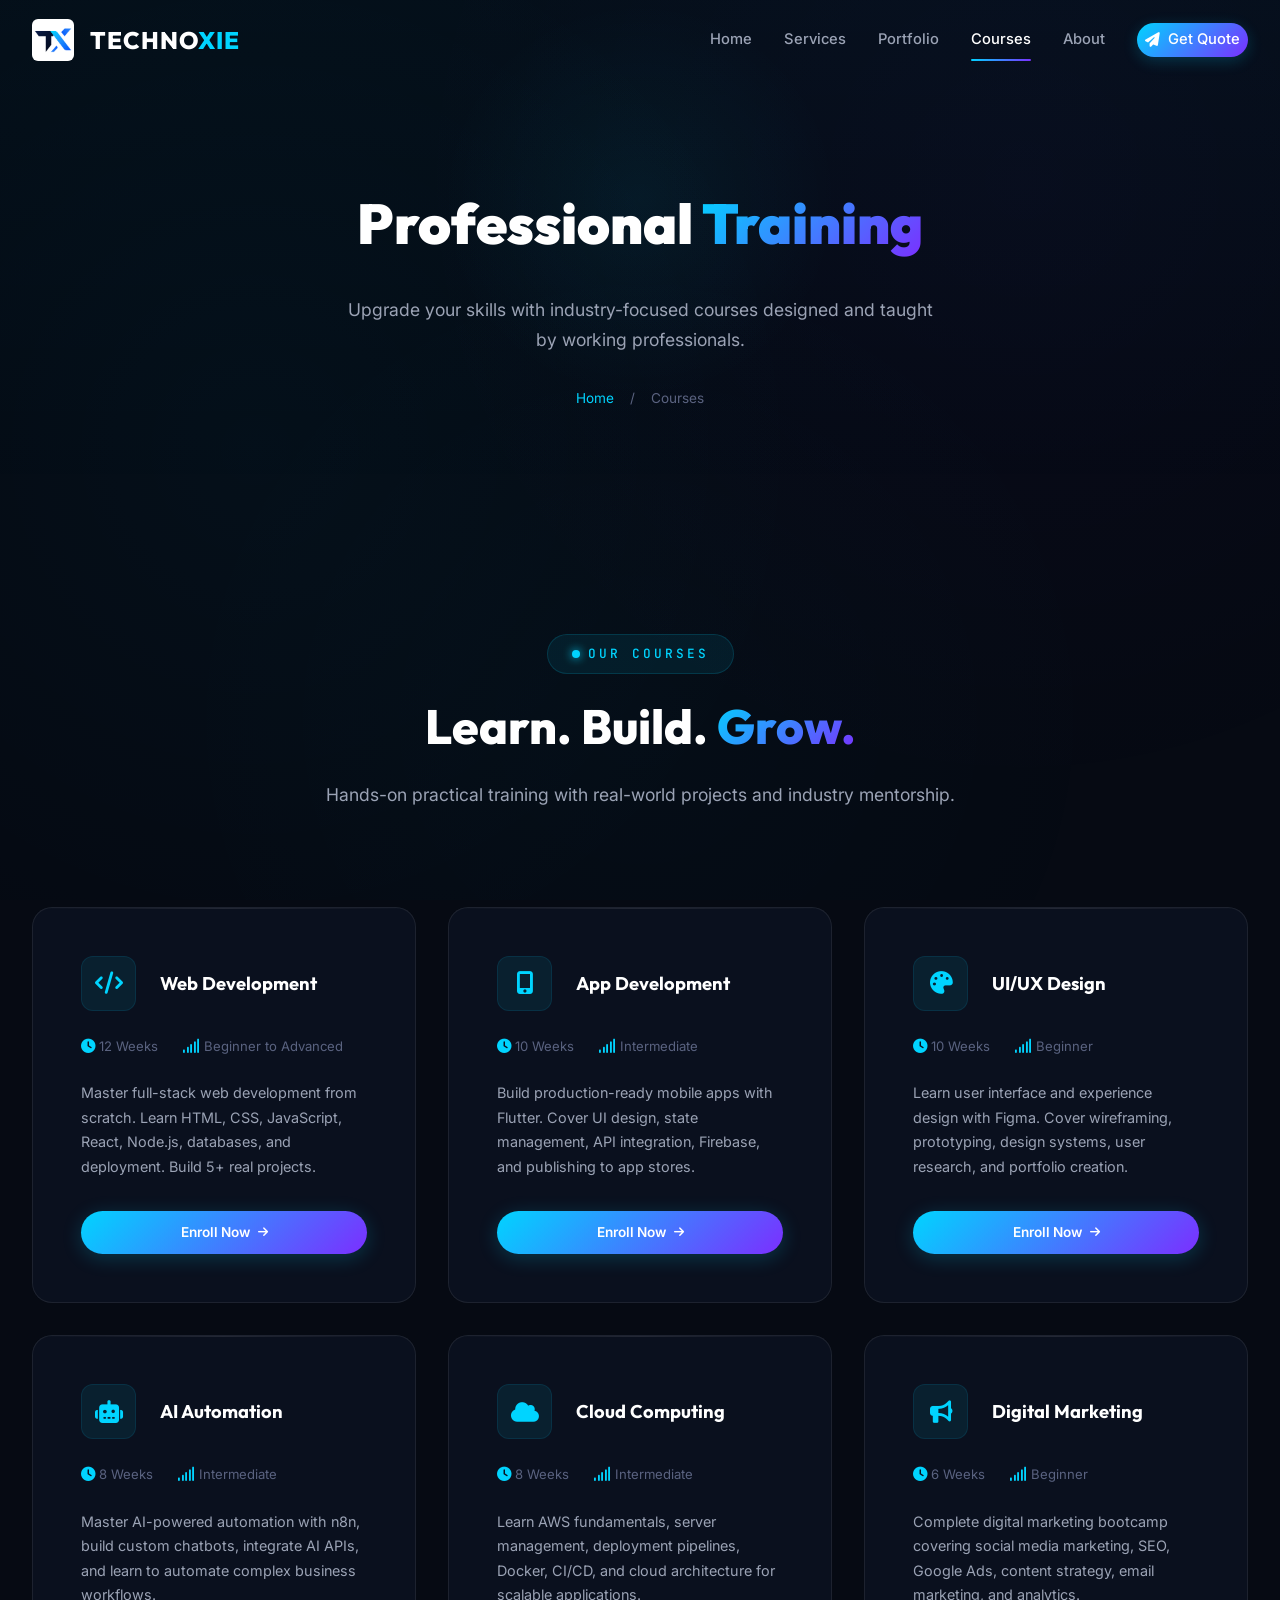
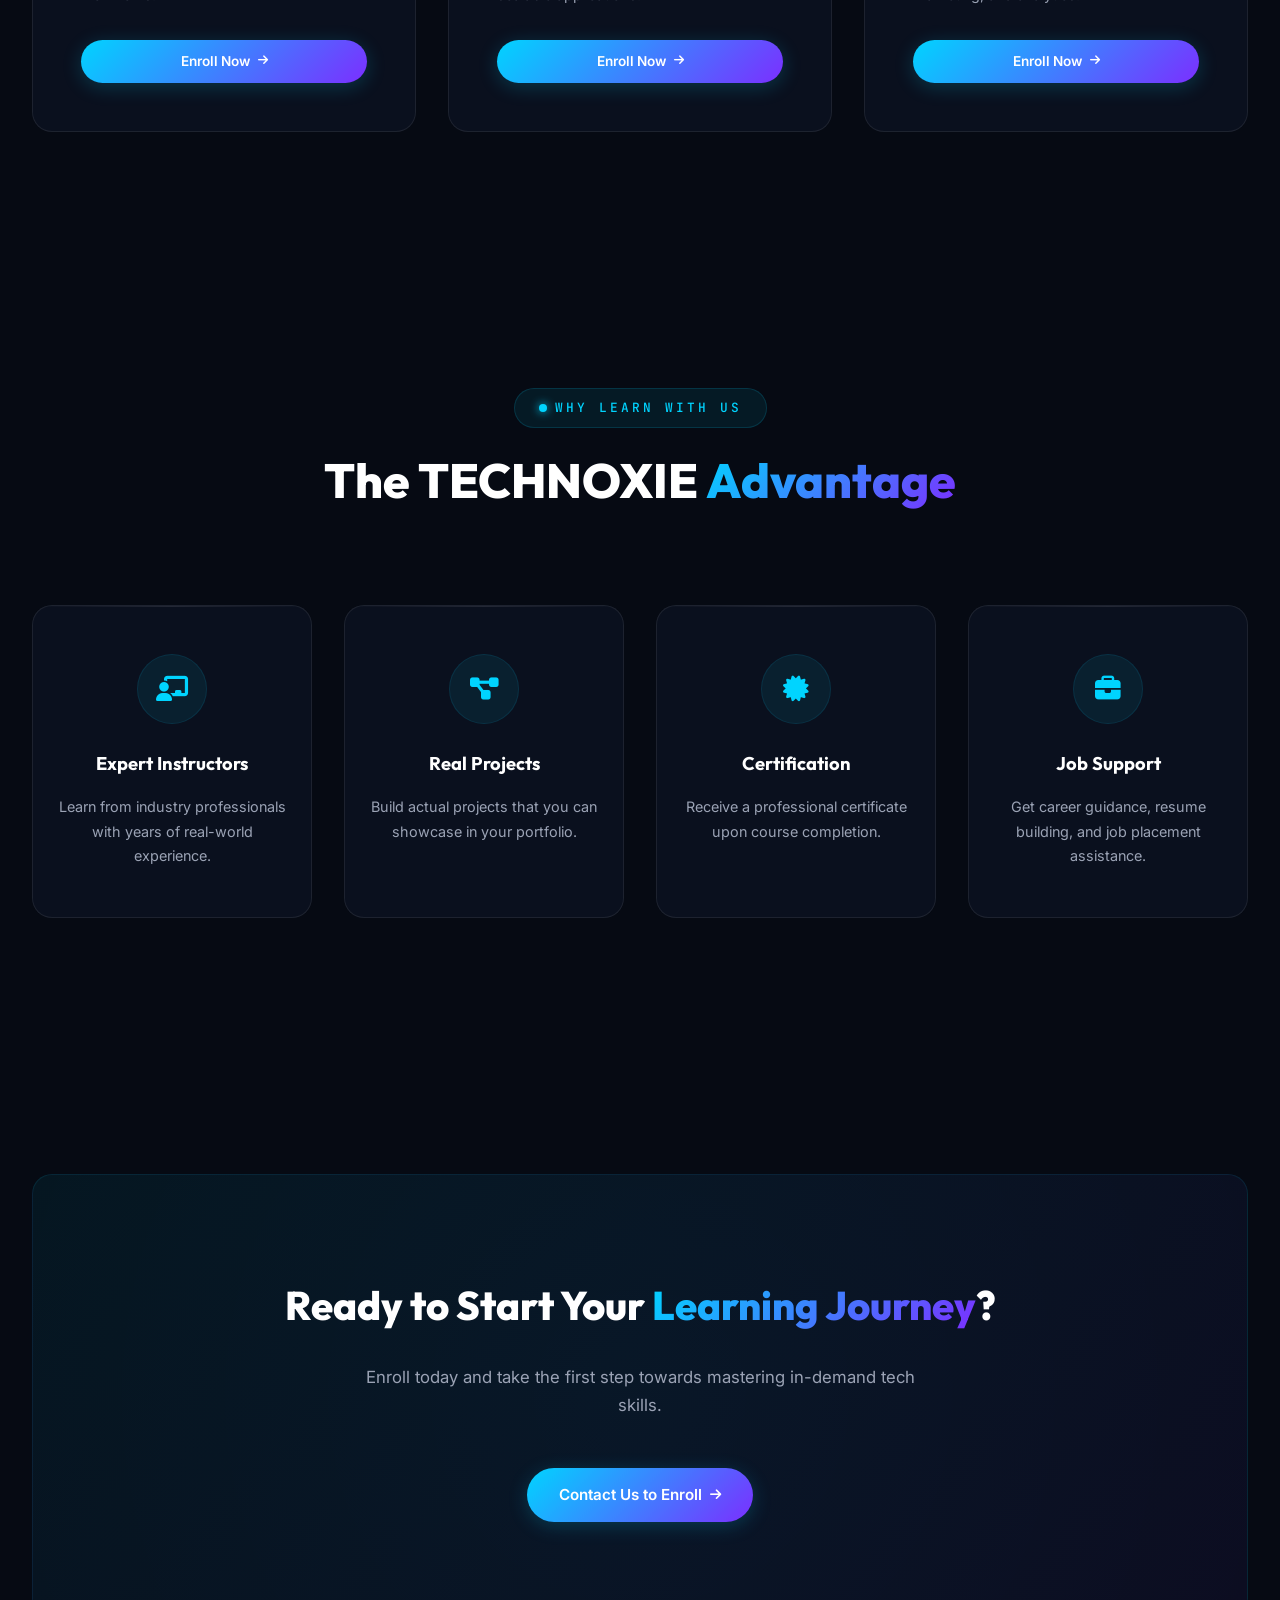
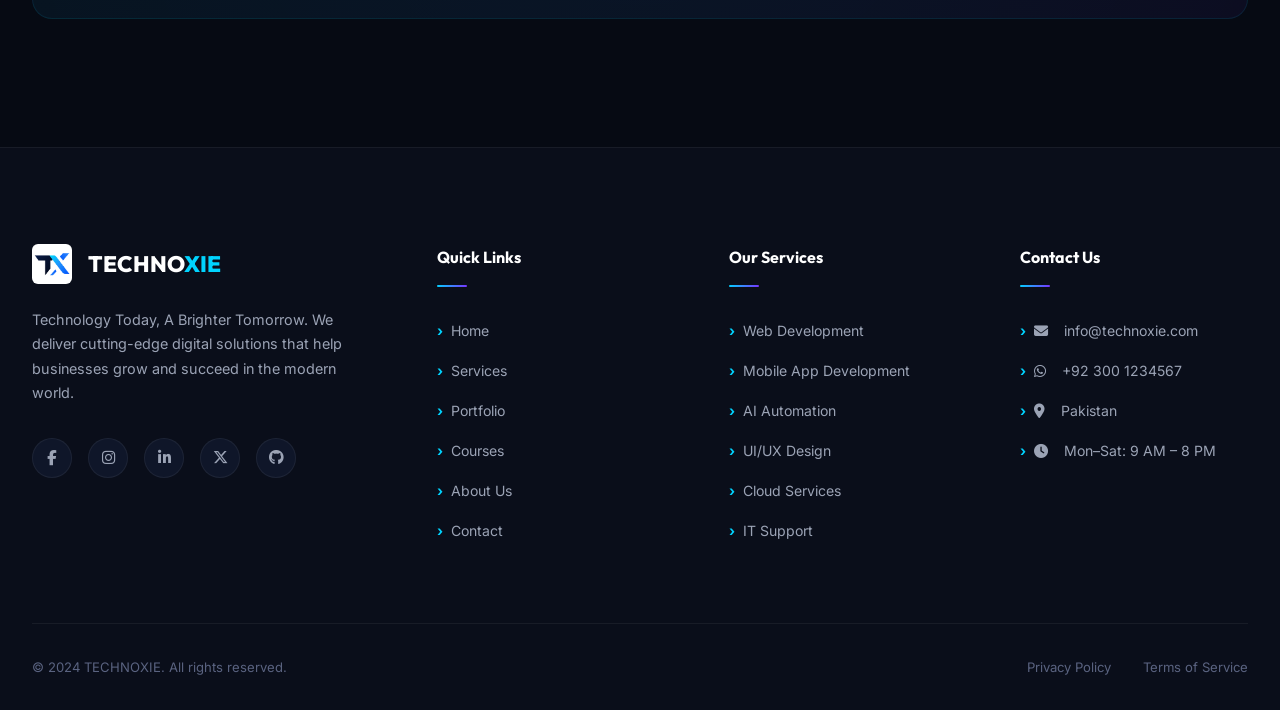
<file: pages/courses.html>
<!DOCTYPE html>
<html lang="en">
<head>
  <meta charset="UTF-8">
  <meta name="viewport" content="width=device-width, initial-scale=1.0">
  <title>Courses — TECHNOXIE | Professional Tech Training</title>
  <meta name="description" content="Upgrade your skills with TECHNOXIE's professional training courses in web development, app development, AI automation, UI/UX design, cloud computing, and digital marketing.">
  <meta property="og:title" content="Courses — TECHNOXIE">
  <meta property="og:description" content="Industry-focused tech courses taught by working professionals.">
  <meta property="og:image" content="../assets/logos/logo.jpg">
  <meta property="og:type" content="website">
  <link rel="icon" type="image/jpeg" href="../assets/logos/logo.jpg">
  <link rel="stylesheet" href="https://cdnjs.cloudflare.com/ajax/libs/font-awesome/6.5.1/css/all.min.css">
  <link rel="stylesheet" href="../css/style.css">
  <link rel="stylesheet" href="../css/responsive.css">
</head>
<body>

  <div class="loader"><div class="loader-spinner"></div></div>
  <!-- Navbar -->
  <nav class="navbar" id="navbar" role="navigation" aria-label="Main Navigation">
    <div class="container">
      <a href="../index.html" class="nav-logo" aria-label="TECHNOXIE Home">
        <img src="../assets/logos/logo.jpg" alt="TECHNOXIE Logo" width="42" height="42">
        <span class="nav-logo-text">TECHNO<span>XIE</span></span>
      </a>
      <div class="nav-links" id="nav-links">
        <a href="../index.html">Home</a>
        <a href="services.html">Services</a>
        <a href="portfolio.html">Portfolio</a>
        <a href="courses.html">Courses</a>
        <a href="about.html">About</a>
        <a href="contact.html" class="nav-cta">
          <i class="fas fa-paper-plane"></i> Get Quote
        </a>
      </div>
      <div class="nav-toggle" id="nav-toggle" aria-label="Toggle Menu" role="button" tabindex="0">
        <span></span>
        <span></span>
        <span></span>
      </div>
    </div>
  </nav>
  <div class="nav-overlay" id="nav-overlay"></div>

  <!-- Page Hero -->
  <section class="page-hero">
    <div class="container">
      <h1>Professional <span class="text-gradient">Training</span></h1>
      <p>Upgrade your skills with industry-focused courses designed and taught by working professionals.</p>
      <div class="breadcrumb">
        <a href="../index.html">Home</a>
        <span>/</span>
        <span>Courses</span>
      </div>
    </div>
  </section>

  <!-- Courses Section -->
  <section class="section">
    <div class="container">
      <div class="section-header reveal">
        <span class="section-label">Our Courses</span>
        <h2 class="section-title">Learn. Build. <span class="highlight">Grow.</span></h2>
        <p class="section-subtitle">Hands-on practical training with real-world projects and industry mentorship.</p>
      </div>

      <div class="grid grid-3">

        <!-- Course 1: Web Development -->
        <div class="glass-card course-card reveal">
          <div class="course-header">
            <div class="course-icon"><i class="fas fa-code"></i></div>
            <h3>Web Development</h3>
          </div>
          <div class="course-meta">
            <span><i class="fas fa-clock"></i> 12 Weeks</span>
            <span><i class="fas fa-signal"></i> Beginner to Advanced</span>
          </div>
          <p>Master full-stack web development from scratch. Learn HTML, CSS, JavaScript, React, Node.js, databases, and deployment. Build 5+ real projects.</p>
          <a href="contact.html" class="btn btn-primary btn-sm">Enroll Now <i class="fas fa-arrow-right"></i></a>
        </div>

        <!-- Course 2: App Development -->
        <div class="glass-card course-card reveal">
          <div class="course-header">
            <div class="course-icon"><i class="fas fa-mobile-alt"></i></div>
            <h3>App Development</h3>
          </div>
          <div class="course-meta">
            <span><i class="fas fa-clock"></i> 10 Weeks</span>
            <span><i class="fas fa-signal"></i> Intermediate</span>
          </div>
          <p>Build production-ready mobile apps with Flutter. Cover UI design, state management, API integration, Firebase, and publishing to app stores.</p>
          <a href="contact.html" class="btn btn-primary btn-sm">Enroll Now <i class="fas fa-arrow-right"></i></a>
        </div>

        <!-- Course 3: UI/UX Design -->
        <div class="glass-card course-card reveal">
          <div class="course-header">
            <div class="course-icon"><i class="fas fa-palette"></i></div>
            <h3>UI/UX Design</h3>
          </div>
          <div class="course-meta">
            <span><i class="fas fa-clock"></i> 10 Weeks</span>
            <span><i class="fas fa-signal"></i> Beginner</span>
          </div>
          <p>Learn user interface and experience design with Figma. Cover wireframing, prototyping, design systems, user research, and portfolio creation.</p>
          <a href="contact.html" class="btn btn-primary btn-sm">Enroll Now <i class="fas fa-arrow-right"></i></a>
        </div>

        <!-- Course 4: AI Automation -->
        <div class="glass-card course-card reveal">
          <div class="course-header">
            <div class="course-icon"><i class="fas fa-robot"></i></div>
            <h3>AI Automation</h3>
          </div>
          <div class="course-meta">
            <span><i class="fas fa-clock"></i> 8 Weeks</span>
            <span><i class="fas fa-signal"></i> Intermediate</span>
          </div>
          <p>Master AI-powered automation with n8n, build custom chatbots, integrate AI APIs, and learn to automate complex business workflows.</p>
          <a href="contact.html" class="btn btn-primary btn-sm">Enroll Now <i class="fas fa-arrow-right"></i></a>
        </div>

        <!-- Course 5: Cloud Computing -->
        <div class="glass-card course-card reveal">
          <div class="course-header">
            <div class="course-icon"><i class="fas fa-cloud"></i></div>
            <h3>Cloud Computing</h3>
          </div>
          <div class="course-meta">
            <span><i class="fas fa-clock"></i> 8 Weeks</span>
            <span><i class="fas fa-signal"></i> Intermediate</span>
          </div>
          <p>Learn AWS fundamentals, server management, deployment pipelines, Docker, CI/CD, and cloud architecture for scalable applications.</p>
          <a href="contact.html" class="btn btn-primary btn-sm">Enroll Now <i class="fas fa-arrow-right"></i></a>
        </div>

        <!-- Course 6: Digital Marketing -->
        <div class="glass-card course-card reveal">
          <div class="course-header">
            <div class="course-icon"><i class="fas fa-bullhorn"></i></div>
            <h3>Digital Marketing</h3>
          </div>
          <div class="course-meta">
            <span><i class="fas fa-clock"></i> 6 Weeks</span>
            <span><i class="fas fa-signal"></i> Beginner</span>
          </div>
          <p>Complete digital marketing bootcamp covering social media marketing, SEO, Google Ads, content strategy, email marketing, and analytics.</p>
          <a href="contact.html" class="btn btn-primary btn-sm">Enroll Now <i class="fas fa-arrow-right"></i></a>
        </div>

      </div>
    </div>
  </section>

  <!-- Why Learn With Us -->
  <section class="section">
    <div class="container">
      <div class="section-header reveal">
        <span class="section-label">Why Learn With Us</span>
        <h2 class="section-title">The TECHNOXIE <span class="highlight">Advantage</span></h2>
      </div>
      <div class="grid grid-4">
        <div class="glass-card why-card reveal">
          <div class="why-icon"><i class="fas fa-chalkboard-teacher"></i></div>
          <h3>Expert Instructors</h3>
          <p>Learn from industry professionals with years of real-world experience.</p>
        </div>
        <div class="glass-card why-card reveal">
          <div class="why-icon"><i class="fas fa-project-diagram"></i></div>
          <h3>Real Projects</h3>
          <p>Build actual projects that you can showcase in your portfolio.</p>
        </div>
        <div class="glass-card why-card reveal">
          <div class="why-icon"><i class="fas fa-certificate"></i></div>
          <h3>Certification</h3>
          <p>Receive a professional certificate upon course completion.</p>
        </div>
        <div class="glass-card why-card reveal">
          <div class="why-icon"><i class="fas fa-briefcase"></i></div>
          <h3>Job Support</h3>
          <p>Get career guidance, resume building, and job placement assistance.</p>
        </div>
      </div>
    </div>
  </section>

  <!-- CTA -->
  <section class="section">
    <div class="container">
      <div class="cta-section reveal">
        <h2>Ready to Start Your <span class="text-gradient">Learning Journey</span>?</h2>
        <p>Enroll today and take the first step towards mastering in-demand tech skills.</p>
        <a href="contact.html" class="btn btn-primary">Contact Us to Enroll <i class="fas fa-arrow-right"></i></a>
      </div>
    </div>
  </section>

  <!-- Footer -->
  <footer class="footer" id="footer" role="contentinfo">
    <div class="container">
      <div class="footer-grid">
        <div class="footer-brand">
          <div class="footer-logo">
            <img src="../assets/logos/logo.jpg" alt="TECHNOXIE Logo" width="40" height="40">
            <span class="footer-logo-text">TECHNO<span>XIE</span></span>
          </div>
          <p>Technology Today, A Brighter Tomorrow. We deliver cutting-edge digital solutions that help businesses grow and succeed in the modern world.</p>
          <div class="footer-socials">
            <a href="#" aria-label="Facebook"><i class="fab fa-facebook-f"></i></a>
            <a href="#" aria-label="Instagram"><i class="fab fa-instagram"></i></a>
            <a href="#" aria-label="LinkedIn"><i class="fab fa-linkedin-in"></i></a>
            <a href="#" aria-label="Twitter / X"><i class="fab fa-x-twitter"></i></a>
            <a href="#" aria-label="GitHub"><i class="fab fa-github"></i></a>
          </div>
        </div>
        <div class="footer-column">
          <h4>Quick Links</h4>
          <ul>
            <li><a href="../index.html">Home</a></li>
            <li><a href="services.html">Services</a></li>
            <li><a href="portfolio.html">Portfolio</a></li>
            <li><a href="courses.html">Courses</a></li>
            <li><a href="about.html">About Us</a></li>
            <li><a href="contact.html">Contact</a></li>
          </ul>
        </div>
        <div class="footer-column">
          <h4>Our Services</h4>
          <ul>
            <li><a href="services.html">Web Development</a></li>
            <li><a href="services.html">Mobile App Development</a></li>
            <li><a href="services.html">AI Automation</a></li>
            <li><a href="services.html">UI/UX Design</a></li>
            <li><a href="services.html">Cloud Services</a></li>
            <li><a href="services.html">IT Support</a></li>
          </ul>
        </div>
        <div class="footer-column">
          <h4>Contact Us</h4>
          <ul>
            <li><a href="mailto:info@technoxie.com"><i class="fas fa-envelope"></i>&nbsp; info@technoxie.com</a></li>
            <li><a href="https://wa.me/923001234567" target="_blank"><i class="fab fa-whatsapp"></i>&nbsp; +92 300 1234567</a></li>
            <li><a href="contact.html"><i class="fas fa-map-marker-alt"></i>&nbsp; Pakistan</a></li>
            <li><a href="contact.html"><i class="fas fa-clock"></i>&nbsp; Mon–Sat: 9 AM – 8 PM</a></li>
          </ul>
        </div>
      </div>
      <div class="footer-bottom">
        <p>&copy; 2024 TECHNOXIE. All rights reserved.</p>
        <div class="footer-bottom-links">
          <a href="#">Privacy Policy</a>
          <a href="#">Terms of Service</a>
        </div>
      </div>
    </div>
  </footer>
  <button class="back-to-top" aria-label="Back to top"><i class="fas fa-chevron-up"></i></button>
  <script src="../js/script.js"></script>
  <script src="../js/animations.js"></script>
</body>
</html>
</file>
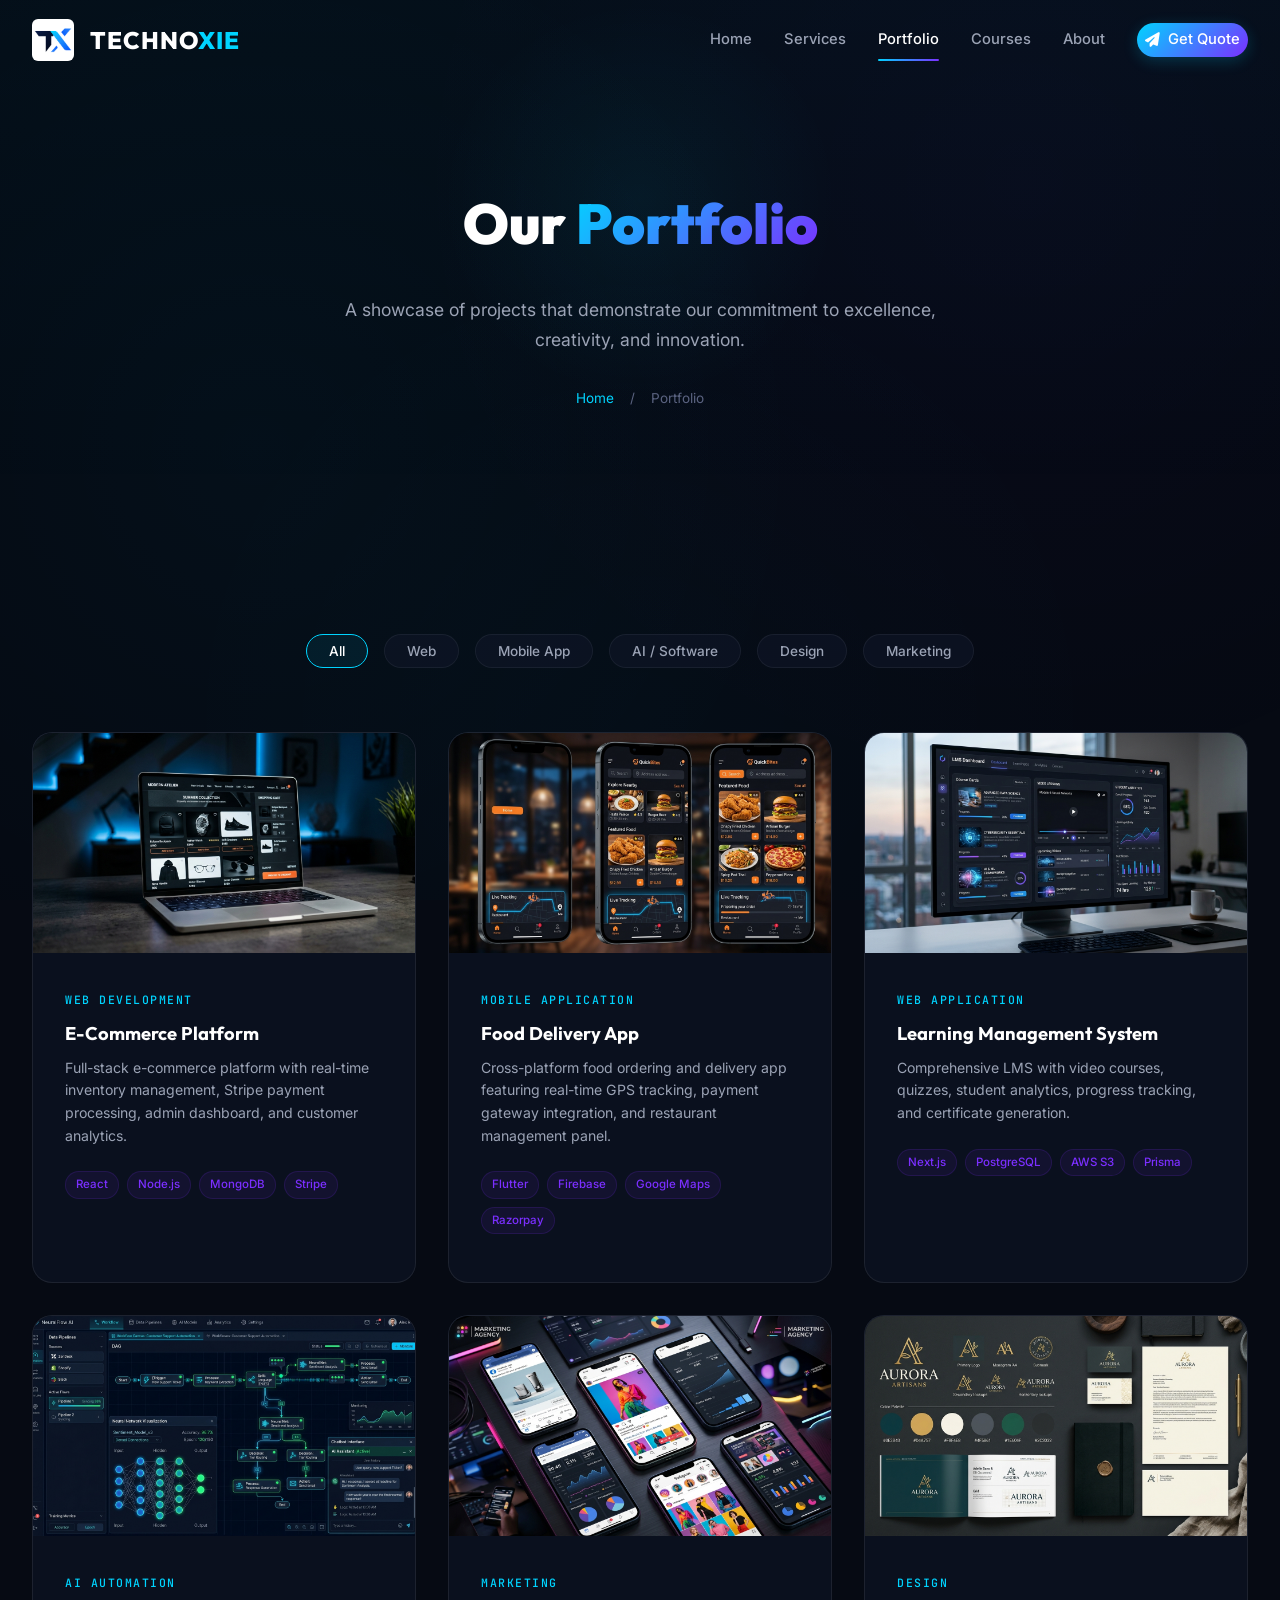
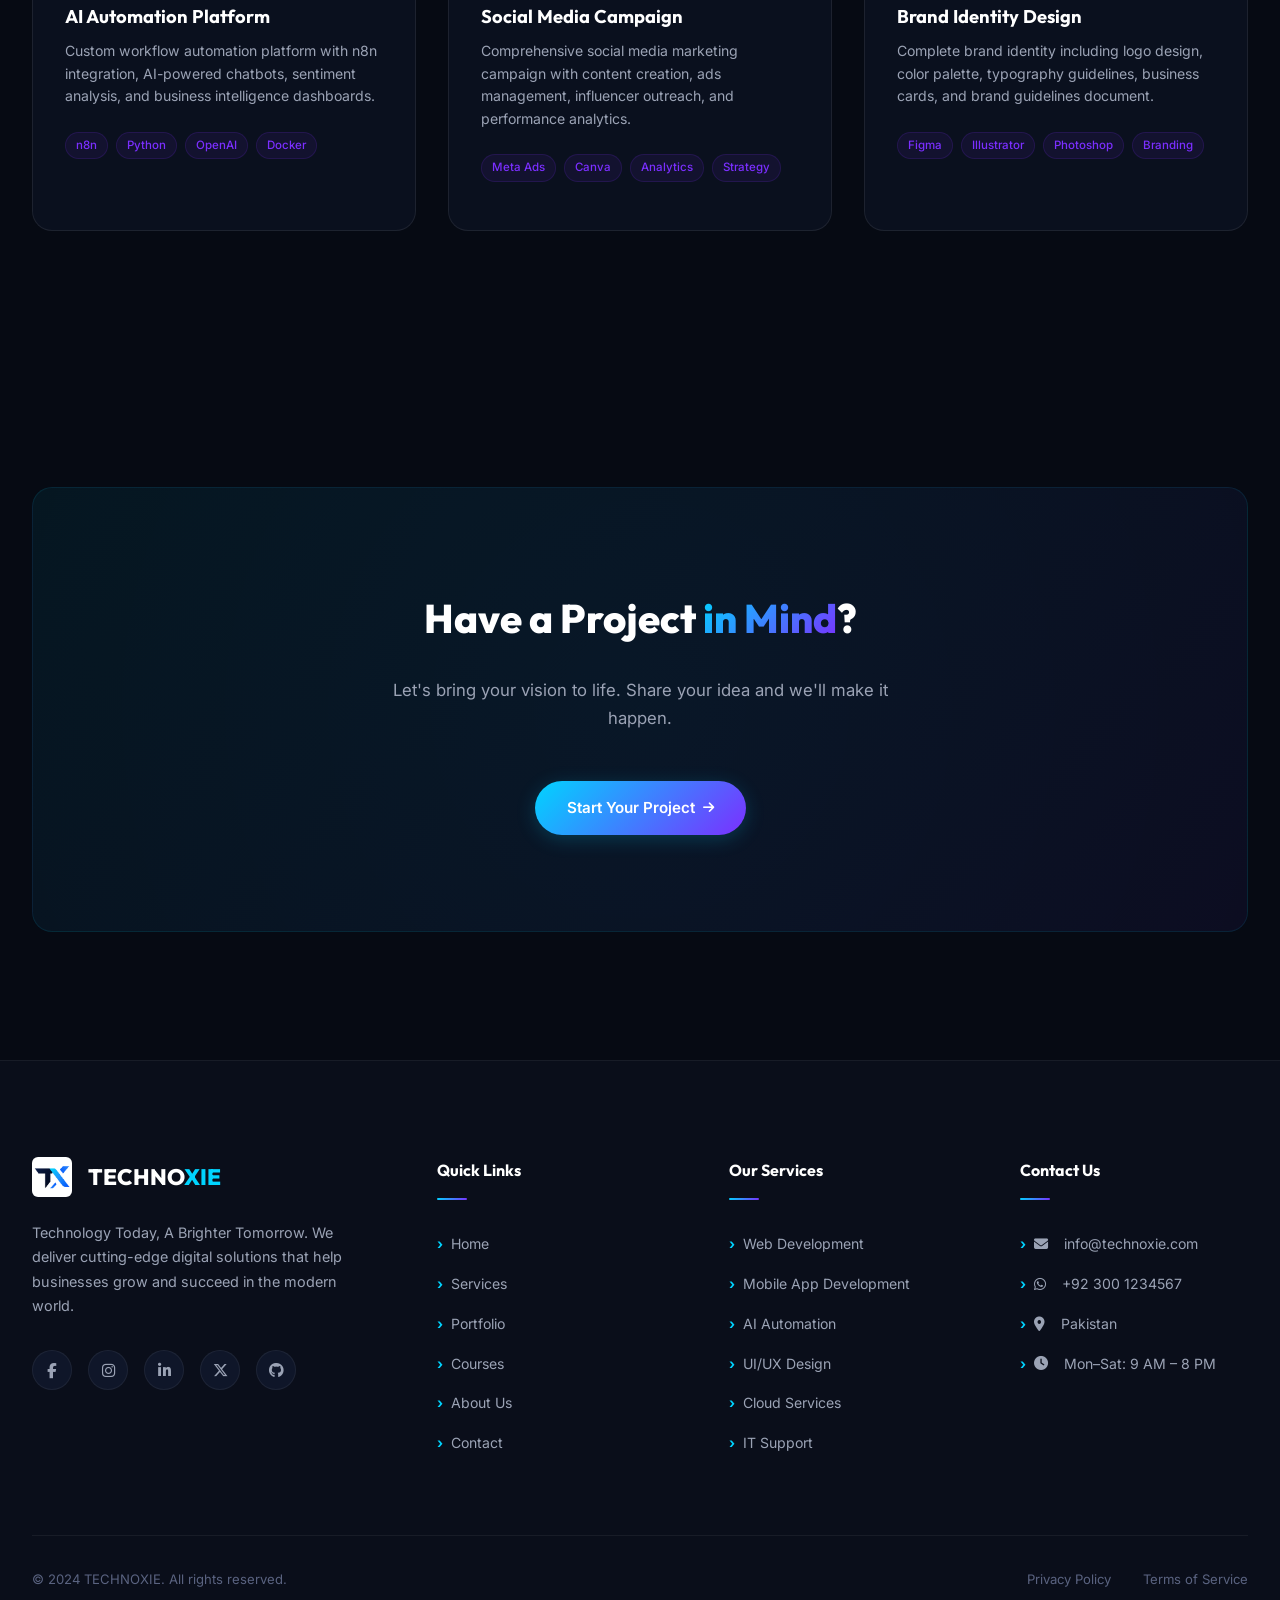
<file: pages/portfolio.html>
<!DOCTYPE html>
<html lang="en">
<head>
  <meta charset="UTF-8">
  <meta name="viewport" content="width=device-width, initial-scale=1.0">
  <title>Portfolio — TECHNOXIE | Our Projects & Work</title>
  <meta name="description" content="Explore TECHNOXIE's portfolio of web apps, mobile apps, AI platforms, branding projects, and marketing campaigns.">
  <meta property="og:title" content="Portfolio — TECHNOXIE">
  <meta property="og:description" content="See our latest projects and client success stories.">
  <meta property="og:image" content="../assets/logos/logo.jpg">
  <meta property="og:type" content="website">
  <link rel="icon" type="image/jpeg" href="../assets/logos/logo.jpg">
  <link rel="stylesheet" href="https://cdnjs.cloudflare.com/ajax/libs/font-awesome/6.5.1/css/all.min.css">
  <link rel="stylesheet" href="../css/style.css">
  <link rel="stylesheet" href="../css/responsive.css">
</head>
<body>

  <div class="loader"><div class="loader-spinner"></div></div>
  <!-- Navbar -->
  <nav class="navbar" id="navbar" role="navigation" aria-label="Main Navigation">
    <div class="container">
      <a href="../index.html" class="nav-logo" aria-label="TECHNOXIE Home">
        <img src="../assets/logos/logo.jpg" alt="TECHNOXIE Logo" width="42" height="42">
        <span class="nav-logo-text">TECHNO<span>XIE</span></span>
      </a>
      <div class="nav-links" id="nav-links">
        <a href="../index.html">Home</a>
        <a href="services.html">Services</a>
        <a href="portfolio.html">Portfolio</a>
        <a href="courses.html">Courses</a>
        <a href="about.html">About</a>
        <a href="contact.html" class="nav-cta">
          <i class="fas fa-paper-plane"></i> Get Quote
        </a>
      </div>
      <div class="nav-toggle" id="nav-toggle" aria-label="Toggle Menu" role="button" tabindex="0">
        <span></span>
        <span></span>
        <span></span>
      </div>
    </div>
  </nav>
  <div class="nav-overlay" id="nav-overlay"></div>

  <!-- Page Hero -->
  <section class="page-hero">
    <div class="container">
      <h1>Our <span class="text-gradient">Portfolio</span></h1>
      <p>A showcase of projects that demonstrate our commitment to excellence, creativity, and innovation.</p>
      <div class="breadcrumb">
        <a href="../index.html">Home</a>
        <span>/</span>
        <span>Portfolio</span>
      </div>
    </div>
  </section>

  <!-- Portfolio Section -->
  <section class="section">
    <div class="container">

      <!-- Filters -->
      <div class="portfolio-filters reveal">
        <button class="filter-btn active" data-filter="all">All</button>
        <button class="filter-btn" data-filter="web">Web</button>
        <button class="filter-btn" data-filter="app">Mobile App</button>
        <button class="filter-btn" data-filter="ai">AI / Software</button>
        <button class="filter-btn" data-filter="design">Design</button>
        <button class="filter-btn" data-filter="marketing">Marketing</button>
      </div>

      <!-- Project Grid -->
      <div class="grid grid-3">

        <!-- Project 1 -->
        <div class="glass-card project-card reveal" data-category="web">
          <div class="project-image">
            <img src="../assets/images/project-ecommerce.jpg" alt="E-commerce website" loading="lazy">
            <div class="project-overlay"></div>
          </div>
          <div class="project-info">
            <span class="project-category">Web Development</span>
            <h3>E-Commerce Platform</h3>
            <p class="project-desc">Full-stack e-commerce platform with real-time inventory management, Stripe payment processing, admin dashboard, and customer analytics.</p>
            <div class="project-tech">
              <span>React</span><span>Node.js</span><span>MongoDB</span><span>Stripe</span>
            </div>
          </div>
        </div>

        <!-- Project 2 -->
        <div class="glass-card project-card reveal" data-category="app">
          <div class="project-image">
            <img src="../assets/images/project-foodapp.jpg" alt="Food delivery app" loading="lazy">
            <div class="project-overlay"></div>
          </div>
          <div class="project-info">
            <span class="project-category">Mobile Application</span>
            <h3>Food Delivery App</h3>
            <p class="project-desc">Cross-platform food ordering and delivery app featuring real-time GPS tracking, payment gateway integration, and restaurant management panel.</p>
            <div class="project-tech">
              <span>Flutter</span><span>Firebase</span><span>Google Maps</span><span>Razorpay</span>
            </div>
          </div>
        </div>

        <!-- Project 3 -->
        <div class="glass-card project-card reveal" data-category="web">
          <div class="project-image">
            <img src="../assets/images/project-lms.jpg" alt="Learning management system" loading="lazy">
            <div class="project-overlay"></div>
          </div>
          <div class="project-info">
            <span class="project-category">Web Application</span>
            <h3>Learning Management System</h3>
            <p class="project-desc">Comprehensive LMS with video courses, quizzes, student analytics, progress tracking, and certificate generation.</p>
            <div class="project-tech">
              <span>Next.js</span><span>PostgreSQL</span><span>AWS S3</span><span>Prisma</span>
            </div>
          </div>
        </div>

        <!-- Project 4 -->
        <div class="glass-card project-card reveal" data-category="ai">
          <div class="project-image">
            <img src="../assets/images/project-ai-platform.jpg" alt="AI automation platform" loading="lazy">
            <div class="project-overlay"></div>
          </div>
          <div class="project-info">
            <span class="project-category">AI Automation</span>
            <h3>AI Automation Platform</h3>
            <p class="project-desc">Custom workflow automation platform with n8n integration, AI-powered chatbots, sentiment analysis, and business intelligence dashboards.</p>
            <div class="project-tech">
              <span>n8n</span><span>Python</span><span>OpenAI</span><span>Docker</span>
            </div>
          </div>
        </div>

        <!-- Project 5 -->
        <div class="glass-card project-card reveal" data-category="marketing">
          <div class="project-image">
            <img src="../assets/images/project-social-media.jpg" alt="Social media campaign" loading="lazy">
            <div class="project-overlay"></div>
          </div>
          <div class="project-info">
            <span class="project-category">Marketing</span>
            <h3>Social Media Campaign</h3>
            <p class="project-desc">Comprehensive social media marketing campaign with content creation, ads management, influencer outreach, and performance analytics.</p>
            <div class="project-tech">
              <span>Meta Ads</span><span>Canva</span><span>Analytics</span><span>Strategy</span>
            </div>
          </div>
        </div>

        <!-- Project 6 -->
        <div class="glass-card project-card reveal" data-category="design">
          <div class="project-image">
            <img src="../assets/images/project-branding.jpg" alt="Brand identity design" loading="lazy">
            <div class="project-overlay"></div>
          </div>
          <div class="project-info">
            <span class="project-category">Design</span>
            <h3>Brand Identity Design</h3>
            <p class="project-desc">Complete brand identity including logo design, color palette, typography guidelines, business cards, and brand guidelines document.</p>
            <div class="project-tech">
              <span>Figma</span><span>Illustrator</span><span>Photoshop</span><span>Branding</span>
            </div>
          </div>
        </div>

      </div>
    </div>
  </section>

  <!-- CTA -->
  <section class="section">
    <div class="container">
      <div class="cta-section reveal">
        <h2>Have a Project <span class="text-gradient">in Mind</span>?</h2>
        <p>Let's bring your vision to life. Share your idea and we'll make it happen.</p>
        <a href="contact.html" class="btn btn-primary">Start Your Project <i class="fas fa-arrow-right"></i></a>
      </div>
    </div>
  </section>

  <!-- Footer -->
  <footer class="footer" id="footer" role="contentinfo">
    <div class="container">
      <div class="footer-grid">
        <div class="footer-brand">
          <div class="footer-logo">
            <img src="../assets/logos/logo.jpg" alt="TECHNOXIE Logo" width="40" height="40">
            <span class="footer-logo-text">TECHNO<span>XIE</span></span>
          </div>
          <p>Technology Today, A Brighter Tomorrow. We deliver cutting-edge digital solutions that help businesses grow and succeed in the modern world.</p>
          <div class="footer-socials">
            <a href="#" aria-label="Facebook"><i class="fab fa-facebook-f"></i></a>
            <a href="#" aria-label="Instagram"><i class="fab fa-instagram"></i></a>
            <a href="#" aria-label="LinkedIn"><i class="fab fa-linkedin-in"></i></a>
            <a href="#" aria-label="Twitter / X"><i class="fab fa-x-twitter"></i></a>
            <a href="#" aria-label="GitHub"><i class="fab fa-github"></i></a>
          </div>
        </div>
        <div class="footer-column">
          <h4>Quick Links</h4>
          <ul>
            <li><a href="../index.html">Home</a></li>
            <li><a href="services.html">Services</a></li>
            <li><a href="portfolio.html">Portfolio</a></li>
            <li><a href="courses.html">Courses</a></li>
            <li><a href="about.html">About Us</a></li>
            <li><a href="contact.html">Contact</a></li>
          </ul>
        </div>
        <div class="footer-column">
          <h4>Our Services</h4>
          <ul>
            <li><a href="services.html">Web Development</a></li>
            <li><a href="services.html">Mobile App Development</a></li>
            <li><a href="services.html">AI Automation</a></li>
            <li><a href="services.html">UI/UX Design</a></li>
            <li><a href="services.html">Cloud Services</a></li>
            <li><a href="services.html">IT Support</a></li>
          </ul>
        </div>
        <div class="footer-column">
          <h4>Contact Us</h4>
          <ul>
            <li><a href="mailto:info@technoxie.com"><i class="fas fa-envelope"></i>&nbsp; info@technoxie.com</a></li>
            <li><a href="https://wa.me/923001234567" target="_blank"><i class="fab fa-whatsapp"></i>&nbsp; +92 300 1234567</a></li>
            <li><a href="contact.html"><i class="fas fa-map-marker-alt"></i>&nbsp; Pakistan</a></li>
            <li><a href="contact.html"><i class="fas fa-clock"></i>&nbsp; Mon–Sat: 9 AM – 8 PM</a></li>
          </ul>
        </div>
      </div>
      <div class="footer-bottom">
        <p>&copy; 2024 TECHNOXIE. All rights reserved.</p>
        <div class="footer-bottom-links">
          <a href="#">Privacy Policy</a>
          <a href="#">Terms of Service</a>
        </div>
      </div>
    </div>
  </footer>
  <button class="back-to-top" aria-label="Back to top"><i class="fas fa-chevron-up"></i></button>
  <script src="../js/script.js"></script>
  <script src="../js/animations.js"></script>
</body>
</html>
</file>
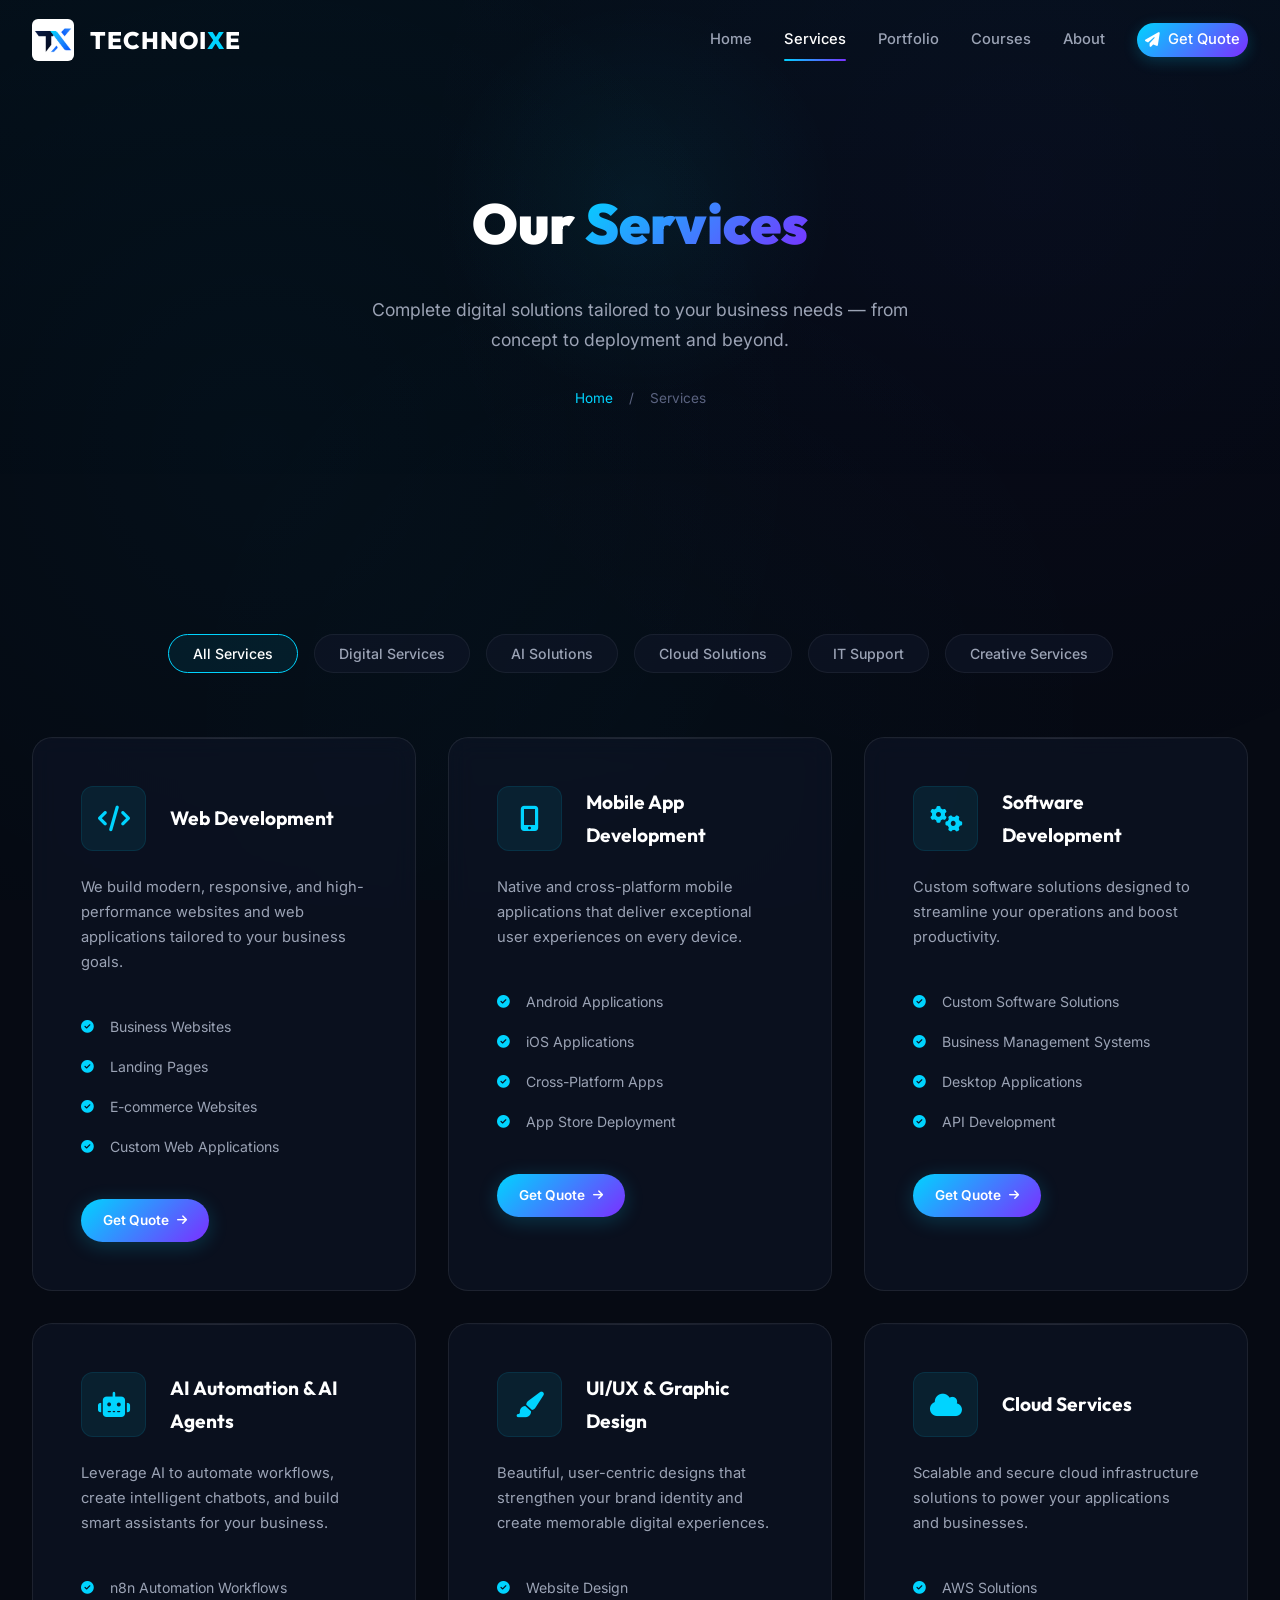
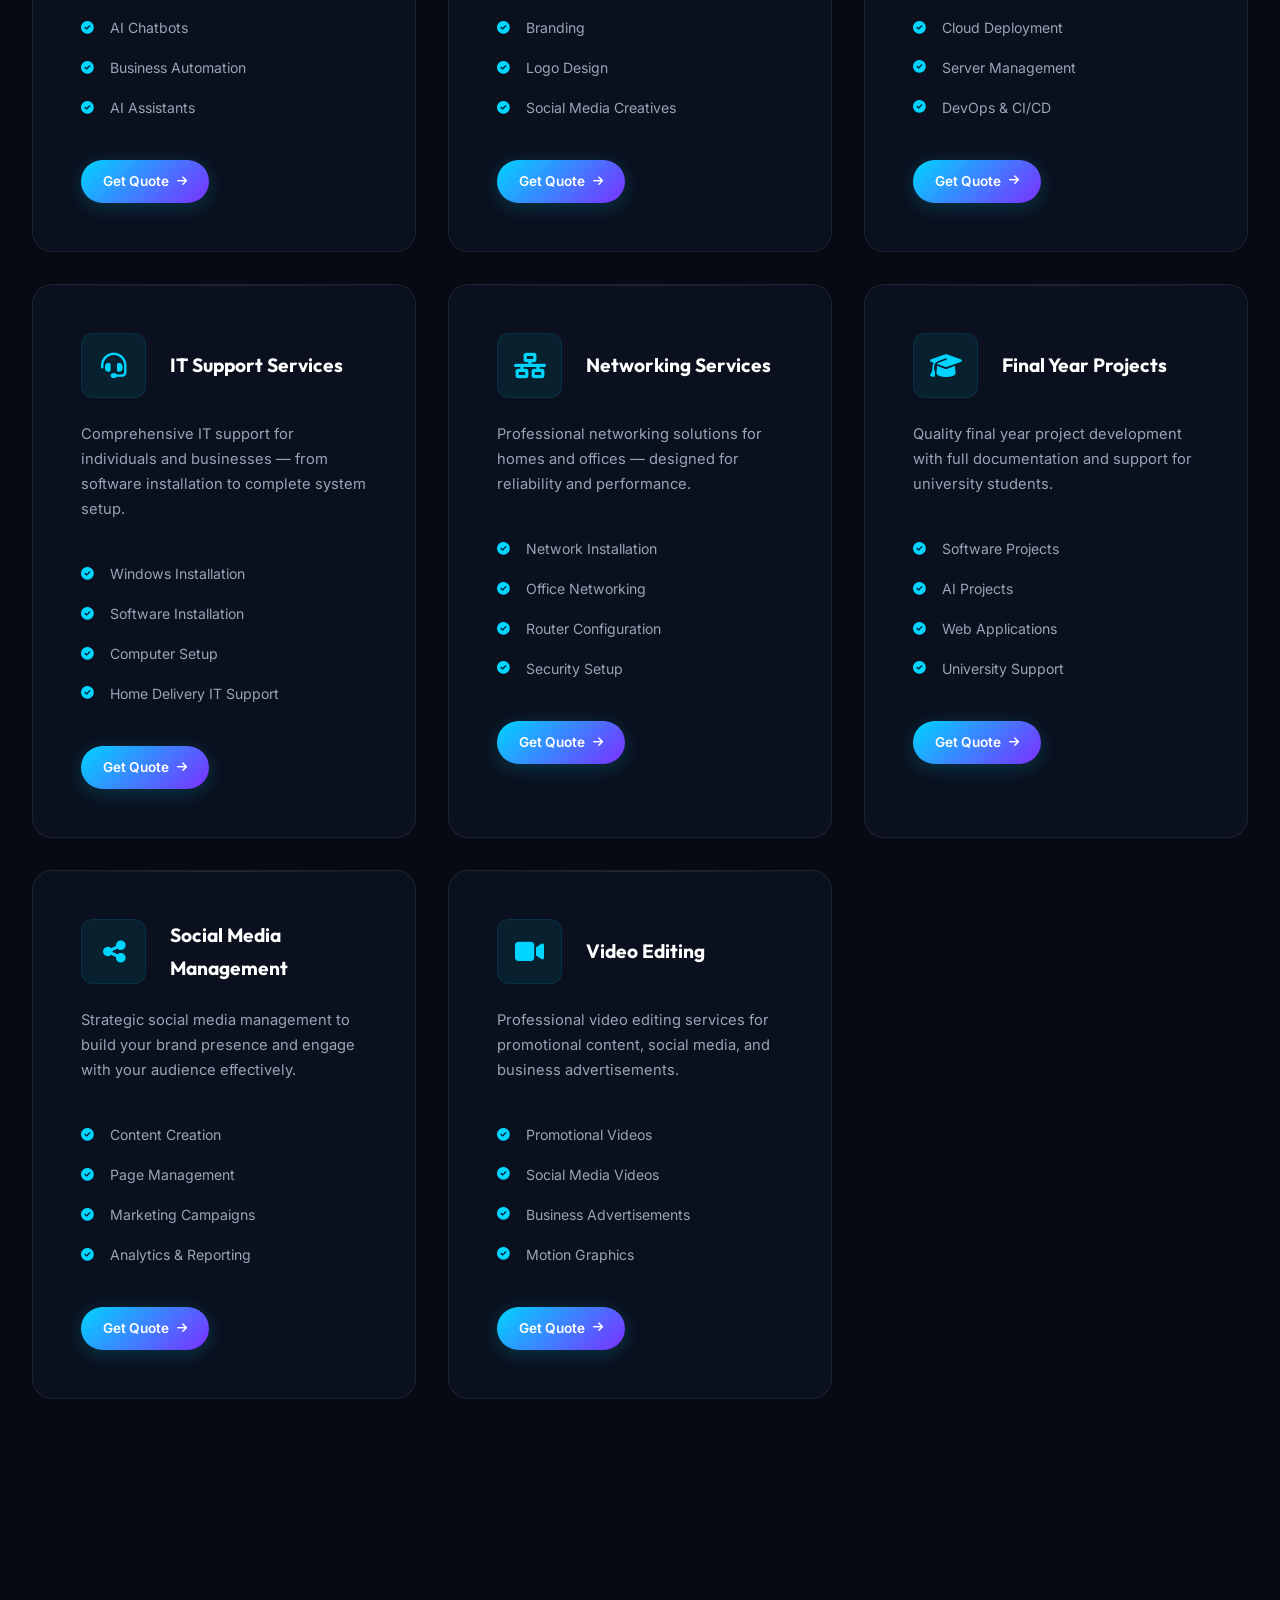
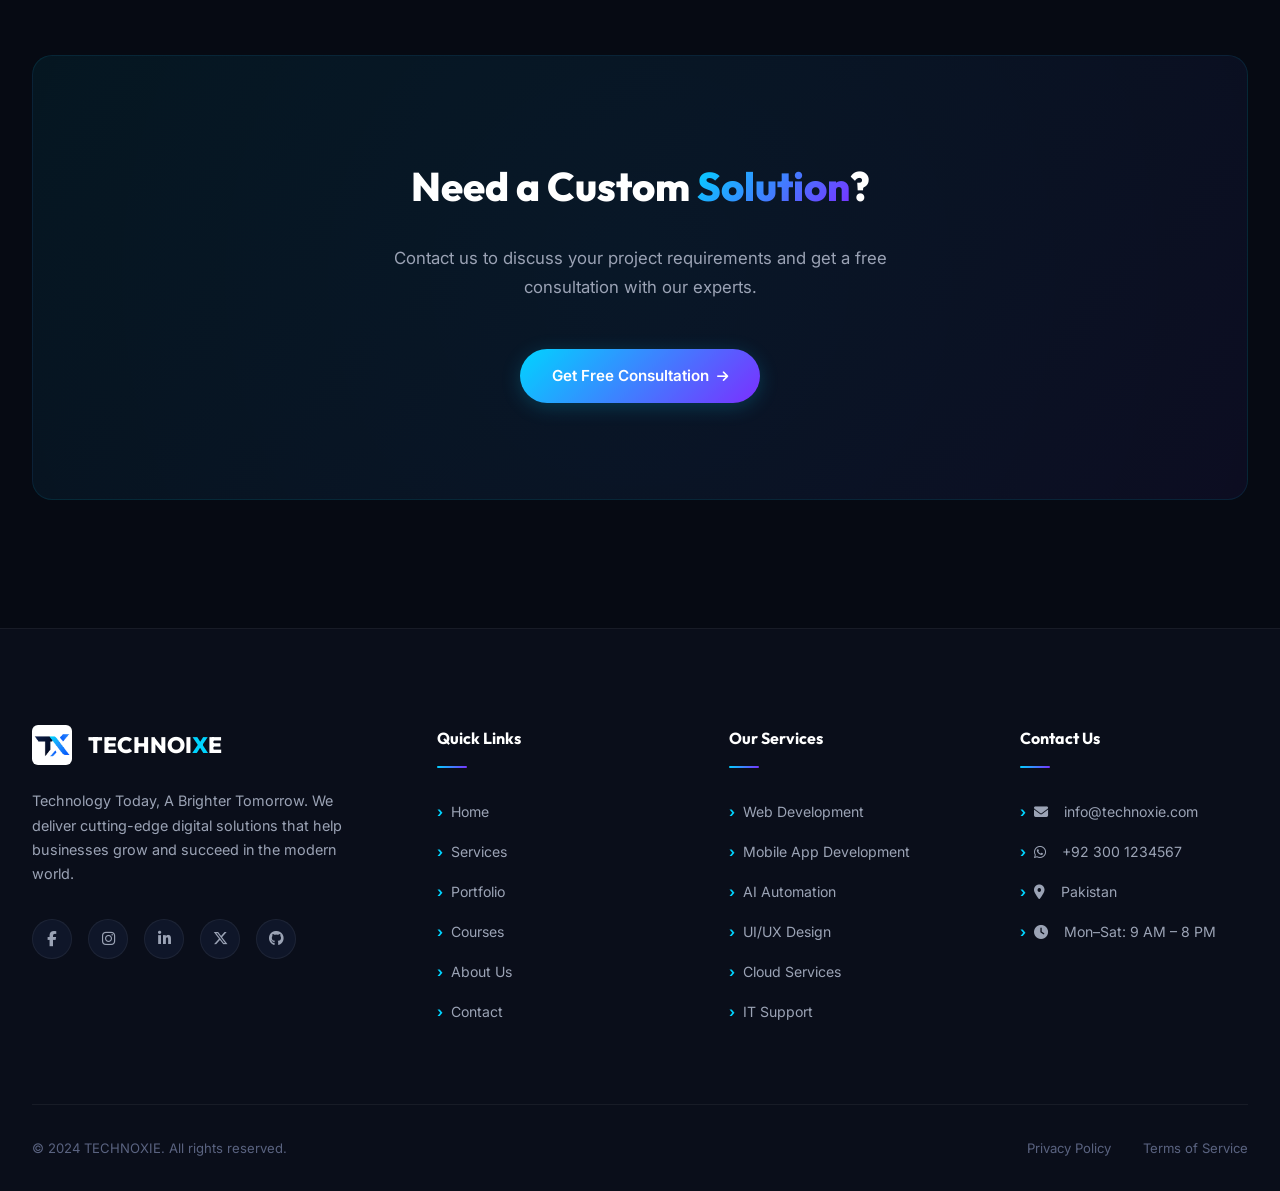
<file: pages/services.html>
<!DOCTYPE html>
<html lang="en">

<head>
  <meta charset="UTF-8">
  <meta name="viewport" content="width=device-width, initial-scale=1.0">
  <title>Services — TECHNOXIE | Web, App, AI & IT Solutions</title>
  <meta name="description"
    content="Explore TECHNOXIE's complete range of digital services: web development, mobile apps, AI automation, UI/UX design, cloud services, IT support, networking, and more.">
  <meta property="og:title" content="Services — TECHNOXIE">
  <meta property="og:description" content="Complete digital solutions from web development to AI automation.">
  <meta property="og:image" content="../assets/logos/logo.jpg">
  <meta property="og:type" content="website">
  <link rel="icon" type="image/jpeg" href="../assets/logos/logo.jpg">
  <link rel="stylesheet" href="https://cdnjs.cloudflare.com/ajax/libs/font-awesome/6.5.1/css/all.min.css">
  <link rel="stylesheet" href="../css/style.css">
  <link rel="stylesheet" href="../css/responsive.css">
</head>

<body>

  <div class="loader">
    <div class="loader-spinner"></div>
  </div>
  <!-- Navbar -->
  <nav class="navbar" id="navbar" role="navigation" aria-label="Main Navigation">
    <div class="container">
      <a href="../index.html" class="nav-logo" aria-label="TECHNOXIE Home">
        <img src="../assets/logos/logo.jpg" alt="TECHNOXIE Logo" width="42" height="42">
        <span class="nav-logo-text">TECHNOI<span>X</span>E</span>
      </a>
      <div class="nav-links" id="nav-links">
        <a href="../index.html">Home</a>
        <a href="services.html">Services</a>
        <a href="portfolio.html">Portfolio</a>
        <a href="courses.html">Courses</a>
        <a href="about.html">About</a>
        <a href="contact.html" class="nav-cta">
          <i class="fas fa-paper-plane"></i> Get Quote
        </a>
      </div>
      <div class="nav-toggle" id="nav-toggle" aria-label="Toggle Menu" role="button" tabindex="0">
        <span></span>
        <span></span>
        <span></span>
      </div>
    </div>
  </nav>
  <div class="nav-overlay" id="nav-overlay"></div>

  <!-- ======================== PAGE HERO ======================== -->
  <section class="page-hero">
    <div class="container">
      <h1>Our <span class="text-gradient">Services</span></h1>
      <p>Complete digital solutions tailored to your business needs — from concept to deployment and beyond.</p>
      <div class="breadcrumb">
        <a href="../index.html">Home</a>
        <span>/</span>
        <span>Services</span>
      </div>
    </div>
  </section>

  <!-- ======================== SERVICE CATEGORIES ======================== -->
  <section class="section">
    <div class="container">

      <!-- Category Filters -->
      <div class="service-categories reveal">
        <button class="category-btn active" data-category="all">All Services</button>
        <button class="category-btn" data-category="digital">Digital Services</button>
        <button class="category-btn" data-category="ai">AI Solutions</button>
        <button class="category-btn" data-category="cloud">Cloud Solutions</button>
        <button class="category-btn" data-category="it">IT Support</button>
        <button class="category-btn" data-category="creative">Creative Services</button>
      </div>

      <!-- Services Grid -->
      <div class="grid grid-3">

        <!-- 1. Web Development -->
        <div class="glass-card service-detail-card reveal" data-category="digital">
          <div class="service-detail-header">
            <div class="detail-icon"><i class="fas fa-code"></i></div>
            <h3>Web Development</h3>
          </div>
          <p>We build modern, responsive, and high-performance websites and web applications tailored to your business
            goals.</p>
          <ul class="detail-features">
            <li><i class="fas fa-check-circle"></i> Business Websites</li>
            <li><i class="fas fa-check-circle"></i> Landing Pages</li>
            <li><i class="fas fa-check-circle"></i> E-commerce Websites</li>
            <li><i class="fas fa-check-circle"></i> Custom Web Applications</li>
          </ul>
          <a href="contact.html" class="btn btn-primary btn-sm">Get Quote <i class="fas fa-arrow-right"></i></a>
        </div>

        <!-- 2. Mobile App Development -->
        <div class="glass-card service-detail-card reveal" data-category="digital">
          <div class="service-detail-header">
            <div class="detail-icon"><i class="fas fa-mobile-alt"></i></div>
            <h3>Mobile App Development</h3>
          </div>
          <p>Native and cross-platform mobile applications that deliver exceptional user experiences on every device.
          </p>
          <ul class="detail-features">
            <li><i class="fas fa-check-circle"></i> Android Applications</li>
            <li><i class="fas fa-check-circle"></i> iOS Applications</li>
            <li><i class="fas fa-check-circle"></i> Cross-Platform Apps</li>
            <li><i class="fas fa-check-circle"></i> App Store Deployment</li>
          </ul>
          <a href="contact.html" class="btn btn-primary btn-sm">Get Quote <i class="fas fa-arrow-right"></i></a>
        </div>

        <!-- 3. Software Development -->
        <div class="glass-card service-detail-card reveal" data-category="digital">
          <div class="service-detail-header">
            <div class="detail-icon"><i class="fas fa-cogs"></i></div>
            <h3>Software Development</h3>
          </div>
          <p>Custom software solutions designed to streamline your operations and boost productivity.</p>
          <ul class="detail-features">
            <li><i class="fas fa-check-circle"></i> Custom Software Solutions</li>
            <li><i class="fas fa-check-circle"></i> Business Management Systems</li>
            <li><i class="fas fa-check-circle"></i> Desktop Applications</li>
            <li><i class="fas fa-check-circle"></i> API Development</li>
          </ul>
          <a href="contact.html" class="btn btn-primary btn-sm">Get Quote <i class="fas fa-arrow-right"></i></a>
        </div>

        <!-- 4. AI Automation & AI Agents -->
        <div class="glass-card service-detail-card reveal" data-category="ai">
          <div class="service-detail-header">
            <div class="detail-icon"><i class="fas fa-robot"></i></div>
            <h3>AI Automation & AI Agents</h3>
          </div>
          <p>Leverage AI to automate workflows, create intelligent chatbots, and build smart assistants for your
            business.</p>
          <ul class="detail-features">
            <li><i class="fas fa-check-circle"></i> n8n Automation Workflows</li>
            <li><i class="fas fa-check-circle"></i> AI Chatbots</li>
            <li><i class="fas fa-check-circle"></i> Business Automation</li>
            <li><i class="fas fa-check-circle"></i> AI Assistants</li>
          </ul>
          <a href="contact.html" class="btn btn-primary btn-sm">Get Quote <i class="fas fa-arrow-right"></i></a>
        </div>

        <!-- 5. UI/UX & Graphic Design -->
        <div class="glass-card service-detail-card reveal" data-category="creative">
          <div class="service-detail-header">
            <div class="detail-icon"><i class="fas fa-paint-brush"></i></div>
            <h3>UI/UX & Graphic Design</h3>
          </div>
          <p>Beautiful, user-centric designs that strengthen your brand identity and create memorable digital
            experiences.</p>
          <ul class="detail-features">
            <li><i class="fas fa-check-circle"></i> Website Design</li>
            <li><i class="fas fa-check-circle"></i> Branding</li>
            <li><i class="fas fa-check-circle"></i> Logo Design</li>
            <li><i class="fas fa-check-circle"></i> Social Media Creatives</li>
          </ul>
          <a href="contact.html" class="btn btn-primary btn-sm">Get Quote <i class="fas fa-arrow-right"></i></a>
        </div>

        <!-- 6. Cloud Services -->
        <div class="glass-card service-detail-card reveal" data-category="cloud">
          <div class="service-detail-header">
            <div class="detail-icon"><i class="fas fa-cloud"></i></div>
            <h3>Cloud Services</h3>
          </div>
          <p>Scalable and secure cloud infrastructure solutions to power your applications and businesses.</p>
          <ul class="detail-features">
            <li><i class="fas fa-check-circle"></i> AWS Solutions</li>
            <li><i class="fas fa-check-circle"></i> Cloud Deployment</li>
            <li><i class="fas fa-check-circle"></i> Server Management</li>
            <li><i class="fas fa-check-circle"></i> DevOps & CI/CD</li>
          </ul>
          <a href="contact.html" class="btn btn-primary btn-sm">Get Quote <i class="fas fa-arrow-right"></i></a>
        </div>

        <!-- 7. IT Support Services -->
        <div class="glass-card service-detail-card reveal" data-category="it">
          <div class="service-detail-header">
            <div class="detail-icon"><i class="fas fa-headset"></i></div>
            <h3>IT Support Services</h3>
          </div>
          <p>Comprehensive IT support for individuals and businesses — from software installation to complete system
            setup.</p>
          <ul class="detail-features">
            <li><i class="fas fa-check-circle"></i> Windows Installation</li>
            <li><i class="fas fa-check-circle"></i> Software Installation</li>
            <li><i class="fas fa-check-circle"></i> Computer Setup</li>
            <li><i class="fas fa-check-circle"></i> Home Delivery IT Support</li>
          </ul>
          <a href="contact.html" class="btn btn-primary btn-sm">Get Quote <i class="fas fa-arrow-right"></i></a>
        </div>

        <!-- 8. Networking Services -->
        <div class="glass-card service-detail-card reveal" data-category="it">
          <div class="service-detail-header">
            <div class="detail-icon"><i class="fas fa-network-wired"></i></div>
            <h3>Networking Services</h3>
          </div>
          <p>Professional networking solutions for homes and offices — designed for reliability and performance.</p>
          <ul class="detail-features">
            <li><i class="fas fa-check-circle"></i> Network Installation</li>
            <li><i class="fas fa-check-circle"></i> Office Networking</li>
            <li><i class="fas fa-check-circle"></i> Router Configuration</li>
            <li><i class="fas fa-check-circle"></i> Security Setup</li>
          </ul>
          <a href="contact.html" class="btn btn-primary btn-sm">Get Quote <i class="fas fa-arrow-right"></i></a>
        </div>

        <!-- 9. Final Year Projects -->
        <div class="glass-card service-detail-card reveal" data-category="digital">
          <div class="service-detail-header">
            <div class="detail-icon"><i class="fas fa-graduation-cap"></i></div>
            <h3>Final Year Projects</h3>
          </div>
          <p>Quality final year project development with full documentation and support for university students.</p>
          <ul class="detail-features">
            <li><i class="fas fa-check-circle"></i> Software Projects</li>
            <li><i class="fas fa-check-circle"></i> AI Projects</li>
            <li><i class="fas fa-check-circle"></i> Web Applications</li>
            <li><i class="fas fa-check-circle"></i> University Support</li>
          </ul>
          <a href="contact.html" class="btn btn-primary btn-sm">Get Quote <i class="fas fa-arrow-right"></i></a>
        </div>

        <!-- 10. Social Media Management -->
        <div class="glass-card service-detail-card reveal" data-category="creative">
          <div class="service-detail-header">
            <div class="detail-icon"><i class="fas fa-share-alt"></i></div>
            <h3>Social Media Management</h3>
          </div>
          <p>Strategic social media management to build your brand presence and engage with your audience effectively.
          </p>
          <ul class="detail-features">
            <li><i class="fas fa-check-circle"></i> Content Creation</li>
            <li><i class="fas fa-check-circle"></i> Page Management</li>
            <li><i class="fas fa-check-circle"></i> Marketing Campaigns</li>
            <li><i class="fas fa-check-circle"></i> Analytics & Reporting</li>
          </ul>
          <a href="contact.html" class="btn btn-primary btn-sm">Get Quote <i class="fas fa-arrow-right"></i></a>
        </div>

        <!-- 11. Video Editing -->
        <div class="glass-card service-detail-card reveal" data-category="creative">
          <div class="service-detail-header">
            <div class="detail-icon"><i class="fas fa-video"></i></div>
            <h3>Video Editing</h3>
          </div>
          <p>Professional video editing services for promotional content, social media, and business advertisements.</p>
          <ul class="detail-features">
            <li><i class="fas fa-check-circle"></i> Promotional Videos</li>
            <li><i class="fas fa-check-circle"></i> Social Media Videos</li>
            <li><i class="fas fa-check-circle"></i> Business Advertisements</li>
            <li><i class="fas fa-check-circle"></i> Motion Graphics</li>
          </ul>
          <a href="contact.html" class="btn btn-primary btn-sm">Get Quote <i class="fas fa-arrow-right"></i></a>
        </div>

      </div>
    </div>
  </section>

  <!-- CTA -->
  <section class="section">
    <div class="container">
      <div class="cta-section reveal">
        <h2>Need a Custom <span class="text-gradient">Solution</span>?</h2>
        <p>Contact us to discuss your project requirements and get a free consultation with our experts.</p>
        <a href="contact.html" class="btn btn-primary">Get Free Consultation <i class="fas fa-arrow-right"></i></a>
      </div>
    </div>
  </section>

  <!-- Footer -->
  <footer class="footer" id="footer" role="contentinfo">
    <div class="container">
      <div class="footer-grid">
        <div class="footer-brand">
          <div class="footer-logo">
            <img src="../assets/logos/logo.jpg" alt="TECHNOXIE Logo" width="40" height="40">
            <span class="footer-logo-text">TECHNOI<span>X</span>E</span>
          </div>
          <p>Technology Today, A Brighter Tomorrow. We deliver cutting-edge digital solutions that help businesses grow
            and succeed in the modern world.</p>
          <div class="footer-socials">
            <a href="#" aria-label="Facebook"><i class="fab fa-facebook-f"></i></a>
            <a href="#" aria-label="Instagram"><i class="fab fa-instagram"></i></a>
            <a href="#" aria-label="LinkedIn"><i class="fab fa-linkedin-in"></i></a>
            <a href="#" aria-label="Twitter / X"><i class="fab fa-x-twitter"></i></a>
            <a href="#" aria-label="GitHub"><i class="fab fa-github"></i></a>
          </div>
        </div>
        <div class="footer-column">
          <h4>Quick Links</h4>
          <ul>
            <li><a href="../index.html">Home</a></li>
            <li><a href="services.html">Services</a></li>
            <li><a href="portfolio.html">Portfolio</a></li>
            <li><a href="courses.html">Courses</a></li>
            <li><a href="about.html">About Us</a></li>
            <li><a href="contact.html">Contact</a></li>
          </ul>
        </div>
        <div class="footer-column">
          <h4>Our Services</h4>
          <ul>
            <li><a href="services.html">Web Development</a></li>
            <li><a href="services.html">Mobile App Development</a></li>
            <li><a href="services.html">AI Automation</a></li>
            <li><a href="services.html">UI/UX Design</a></li>
            <li><a href="services.html">Cloud Services</a></li>
            <li><a href="services.html">IT Support</a></li>
          </ul>
        </div>
        <div class="footer-column">
          <h4>Contact Us</h4>
          <ul>
            <li><a href="mailto:info@technoxie.com"><i class="fas fa-envelope"></i>&nbsp; info@technoxie.com</a></li>
            <li><a href="https://wa.me/923001234567" target="_blank"><i class="fab fa-whatsapp"></i>&nbsp; +92 300
                1234567</a></li>
            <li><a href="contact.html"><i class="fas fa-map-marker-alt"></i>&nbsp; Pakistan</a></li>
            <li><a href="contact.html"><i class="fas fa-clock"></i>&nbsp; Mon–Sat: 9 AM – 8 PM</a></li>
          </ul>
        </div>
      </div>
      <div class="footer-bottom">
        <p>&copy; 2024 TECHNOXIE. All rights reserved.</p>
        <div class="footer-bottom-links">
          <a href="#">Privacy Policy</a>
          <a href="#">Terms of Service</a>
        </div>
      </div>
    </div>
  </footer>
  <button class="back-to-top" aria-label="Back to top"><i class="fas fa-chevron-up"></i></button>
  <script src="../js/script.js"></script>
  <script src="../js/animations.js"></script>
</body>

</html>
</file>
<file: css/style.css>
/* ============================================================
   TECHNOXIE - Global Stylesheet
   Premium Futuristic Dark Technology Theme
   ============================================================ */

/* ---------- Google Fonts ---------- */
@import url('https://fonts.googleapis.com/css2?family=Inter:wght@300;400;500;600;700;800;900&family=Outfit:wght@300;400;500;600;700;800;900&family=JetBrains+Mono:wght@400;500;600&display=swap');

/* ---------- CSS Custom Properties (Design Tokens) ---------- */
:root {
  /* Primary Palette */
  --clr-bg-primary:    #060a13;
  --clr-bg-secondary:  #0a0e1a;
  --clr-bg-tertiary:   #0f1629;
  --clr-bg-card:       rgba(15, 22, 41, 0.6);

  /* Accent Colors */
  --clr-accent:        #00d4ff;
  --clr-accent-hover:  #00b8e6;
  --clr-accent-glow:   rgba(0, 212, 255, 0.25);
  --clr-accent-soft:   rgba(0, 212, 255, 0.08);
  --clr-purple:        #7b2fff;
  --clr-purple-glow:   rgba(123, 47, 255, 0.25);
  --clr-gradient:      linear-gradient(135deg, #00d4ff, #7b2fff);
  --clr-gradient-btn:  linear-gradient(135deg, #00d4ff 0%, #7b2fff 100%);

  /* Text Colors */
  --clr-text-primary:   #e8eaf0;
  --clr-text-secondary: #9ba3b5;
  --clr-text-muted:     #5a6380;
  --clr-text-white:     #ffffff;

  /* Borders & Surfaces */
  --clr-border:        rgba(255, 255, 255, 0.06);
  --clr-border-hover:  rgba(0, 212, 255, 0.3);
  --clr-glass:         rgba(15, 22, 41, 0.55);
  --clr-glass-border:  rgba(255, 255, 255, 0.08);

  /* Shadows */
  --shadow-sm:   0 2px 8px rgba(0, 0, 0, 0.3);
  --shadow-md:   0 4px 20px rgba(0, 0, 0, 0.4);
  --shadow-lg:   0 8px 40px rgba(0, 0, 0, 0.5);
  --shadow-glow: 0 0 30px rgba(0, 212, 255, 0.15);

  /* Typography */
  --font-heading: 'Outfit', sans-serif;
  --font-body:    'Inter', sans-serif;
  --font-mono:    'JetBrains Mono', monospace;

  /* Spacing Scale */
  --space-xs:  0.25rem;
  --space-sm:  0.5rem;
  --space-md:  1rem;
  --space-lg:  1.5rem;
  --space-xl:  2rem;
  --space-2xl: 3rem;
  --space-3xl: 4rem;
  --space-4xl: 6rem;
  --space-5xl: 8rem;

  /* Border Radius */
  --radius-sm:   6px;
  --radius-md:   12px;
  --radius-lg:   20px;
  --radius-xl:   28px;
  --radius-full: 50%;

  /* Transitions */
  --transition-fast:   0.2s ease;
  --transition-normal: 0.3s ease;
  --transition-slow:   0.5s ease;

  /* Layout */
  --max-width:   1280px;
  --nav-height:  80px;
}


/* ---------- Reset & Base ---------- */
*,
*::before,
*::after {
  margin: 0;
  padding: 0;
  box-sizing: border-box;
}

html {
  scroll-behavior: smooth;
  font-size: 16px;
  -webkit-font-smoothing: antialiased;
  -moz-osx-font-smoothing: grayscale;
}

body {
  font-family: var(--font-body);
  background: var(--clr-bg-primary);
  color: var(--clr-text-primary);
  line-height: 1.7;
  overflow-x: hidden;
  min-height: 100vh;
}

/* Animated grid background */
body::before {
  content: '';
  position: fixed;
  inset: 0;
  background-image:
    radial-gradient(circle at 20% 50%, rgba(0, 212, 255, 0.03) 0%, transparent 50%),
    radial-gradient(circle at 80% 20%, rgba(123, 47, 255, 0.03) 0%, transparent 50%),
    radial-gradient(circle at 50% 80%, rgba(0, 212, 255, 0.02) 0%, transparent 50%);
  pointer-events: none;
  z-index: 0;
}

img {
  max-width: 100%;
  height: auto;
  display: block;
}

a {
  text-decoration: none;
  color: inherit;
  transition: var(--transition-normal);
}

ul, ol {
  list-style: none;
}

button, input, textarea, select {
  font-family: inherit;
  font-size: inherit;
  border: none;
  outline: none;
  background: none;
}

button {
  cursor: pointer;
}

/* ---------- Utility Classes ---------- */
.container {
  width: 100%;
  max-width: var(--max-width);
  margin: 0 auto;
  padding: 0 var(--space-xl);
  position: relative;
  z-index: 1;
}

.section {
  padding: var(--space-5xl) 0;
  position: relative;
}

.section-header {
  text-align: center;
  margin-bottom: var(--space-4xl);
}

.section-label {
  display: inline-flex;
  align-items: center;
  gap: var(--space-sm);
  font-family: var(--font-mono);
  font-size: 0.8rem;
  font-weight: 500;
  color: var(--clr-accent);
  text-transform: uppercase;
  letter-spacing: 3px;
  margin-bottom: var(--space-lg);
  padding: var(--space-sm) var(--space-lg);
  background: var(--clr-accent-soft);
  border: 1px solid rgba(0, 212, 255, 0.15);
  border-radius: var(--radius-xl);
}

.section-label::before {
  content: '';
  width: 8px;
  height: 8px;
  background: var(--clr-accent);
  border-radius: var(--radius-full);
  box-shadow: 0 0 10px var(--clr-accent);
}

.section-title {
  font-family: var(--font-heading);
  font-size: clamp(2rem, 4vw, 3rem);
  font-weight: 800;
  color: var(--clr-text-white);
  line-height: 1.2;
  margin-bottom: var(--space-lg);
}

.section-title .highlight {
  background: var(--clr-gradient);
  -webkit-background-clip: text;
  -webkit-text-fill-color: transparent;
  background-clip: text;
}

.section-subtitle {
  font-size: 1.1rem;
  color: var(--clr-text-secondary);
  max-width: 640px;
  margin: 0 auto;
  line-height: 1.8;
}

.grid {
  display: grid;
  gap: var(--space-xl);
}

.grid-2 { grid-template-columns: repeat(2, 1fr); }
.grid-3 { grid-template-columns: repeat(3, 1fr); }
.grid-4 { grid-template-columns: repeat(4, 1fr); }

.text-center { text-align: center; }
.text-gradient {
  background: var(--clr-gradient);
  -webkit-background-clip: text;
  -webkit-text-fill-color: transparent;
  background-clip: text;
}


/* ============================================================
   NAVIGATION
   ============================================================ */
.navbar {
  position: fixed;
  top: 0;
  left: 0;
  right: 0;
  height: var(--nav-height);
  z-index: 1000;
  transition: var(--transition-normal);
}

.navbar.scrolled {
  background: rgba(6, 10, 19, 0.92);
  backdrop-filter: blur(20px);
  -webkit-backdrop-filter: blur(20px);
  border-bottom: 1px solid var(--clr-border);
  box-shadow: var(--shadow-md);
}

.navbar .container {
  display: flex;
  align-items: center;
  justify-content: space-between;
  height: 100%;
}

.nav-logo {
  display: flex;
  align-items: center;
  gap: var(--space-md);
  z-index: 1001;
}

.nav-logo img {
  width: 42px;
  height: 42px;
  border-radius: var(--radius-sm);
}

.nav-logo-text {
  font-family: var(--font-heading);
  font-size: 1.5rem;
  font-weight: 800;
  color: var(--clr-text-white);
  letter-spacing: 1px;
}

.nav-logo-text span {
  color: var(--clr-accent);
}

.nav-links {
  display: flex;
  align-items: center;
  gap: var(--space-xl);
}

.nav-links a {
  font-size: 0.92rem;
  font-weight: 500;
  color: var(--clr-text-secondary);
  position: relative;
  padding: var(--space-xs) 0;
}

.nav-links a::after {
  content: '';
  position: absolute;
  bottom: -4px;
  left: 0;
  width: 0;
  height: 2px;
  background: var(--clr-gradient);
  border-radius: 2px;
  transition: var(--transition-normal);
}

.nav-links a:hover,
.nav-links a.active {
  color: var(--clr-text-white);
}

.nav-links a:hover::after,
.nav-links a.active::after {
  width: 100%;
}

.nav-cta {
  display: inline-flex;
  align-items: center;
  gap: var(--space-sm);
  padding: 10px 24px;
  background: var(--clr-gradient-btn);
  color: var(--clr-text-white) !important;
  font-weight: 600;
  font-size: 0.9rem;
  border-radius: var(--radius-xl);
  transition: var(--transition-normal);
  box-shadow: 0 4px 15px rgba(0, 212, 255, 0.2);
  padding-left: 8px !important;
  padding-right: 8px !important;
}

.nav-cta:hover {
  transform: translateY(-2px);
  box-shadow: 0 6px 25px rgba(0, 212, 255, 0.35);
}

.nav-cta::after { display: none !important; }

/* Mobile Menu Toggle */
.nav-toggle {
  display: none;
  flex-direction: column;
  gap: 5px;
  width: 28px;
  cursor: pointer;
  z-index: 1001;
}

.nav-toggle span {
  width: 100%;
  height: 2px;
  background: var(--clr-text-white);
  border-radius: 2px;
  transition: var(--transition-normal);
}

.nav-toggle.active span:nth-child(1) {
  transform: rotate(45deg) translate(5px, 5px);
}

.nav-toggle.active span:nth-child(2) {
  opacity: 0;
}

.nav-toggle.active span:nth-child(3) {
  transform: rotate(-45deg) translate(5px, -5px);
}


/* ============================================================
   BUTTONS
   ============================================================ */
.btn {
  display: inline-flex;
  align-items: center;
  gap: var(--space-sm);
  padding: 14px 32px;
  font-weight: 600;
  font-size: 0.95rem;
  border-radius: var(--radius-xl);
  transition: var(--transition-normal);
  cursor: pointer;
  position: relative;
  overflow: hidden;
}

.btn-primary {
  background: var(--clr-gradient-btn);
  color: var(--clr-text-white);
  box-shadow: 0 4px 20px rgba(0, 212, 255, 0.2);
}

.btn-primary:hover {
  transform: translateY(-3px);
  box-shadow: 0 8px 35px rgba(0, 212, 255, 0.35);
}

.btn-secondary {
  background: transparent;
  color: var(--clr-text-white);
  border: 1px solid var(--clr-border-hover);
}

.btn-secondary:hover {
  background: var(--clr-accent-soft);
  border-color: var(--clr-accent);
  transform: translateY(-3px);
}

.btn-sm {
  padding: 10px 22px;
  font-size: 0.85rem;
}

.btn i {
  font-size: 0.85em;
  transition: var(--transition-normal);
}

.btn:hover i {
  transform: translateX(3px);
}


/* ============================================================
   HERO SECTION
   ============================================================ */
.hero {
  min-height: 100vh;
  display: flex;
  align-items: center;
  padding-top: var(--nav-height);
  position: relative;
  overflow: hidden;
}

/* Animated orbs in background */
.hero::before {
  content: '';
  position: absolute;
  top: -200px;
  right: -200px;
  width: 600px;
  height: 600px;
  background: radial-gradient(circle, rgba(0, 212, 255, 0.08), transparent 70%);
  border-radius: 50%;
  animation: float-orb 8s ease-in-out infinite;
}

.hero::after {
  content: '';
  position: absolute;
  bottom: -150px;
  left: -150px;
  width: 500px;
  height: 500px;
  background: radial-gradient(circle, rgba(123, 47, 255, 0.06), transparent 70%);
  border-radius: 50%;
  animation: float-orb 10s ease-in-out infinite reverse;
}

@keyframes float-orb {
  0%, 100% { transform: translate(0, 0) scale(1); }
  50% { transform: translate(30px, -30px) scale(1.1); }
}

.hero .container {
  display: grid;
  grid-template-columns: 1fr 1fr;
  gap: var(--space-4xl);
  align-items: center;
}

.hero-content {
  position: relative;
  z-index: 2;
}

.hero-badge {
  display: inline-flex;
  align-items: center;
  gap: var(--space-sm);
  padding: 8px 20px;
  background: var(--clr-accent-soft);
  border: 1px solid rgba(0, 212, 255, 0.15);
  border-radius: var(--radius-xl);
  font-family: var(--font-mono);
  font-size: 0.78rem;
  font-weight: 500;
  color: var(--clr-accent);
  text-transform: uppercase;
  letter-spacing: 2px;
  margin-bottom: var(--space-xl);
  animation: fadeInUp 0.8s ease;
}

.hero-badge .pulse {
  width: 8px;
  height: 8px;
  background: var(--clr-accent);
  border-radius: 50%;
  animation: pulse-dot 2s ease-in-out infinite;
}

@keyframes pulse-dot {
  0%, 100% { opacity: 1; box-shadow: 0 0 0 0 rgba(0, 212, 255, 0.5); }
  50% { opacity: 0.7; box-shadow: 0 0 0 8px rgba(0, 212, 255, 0); }
}

.hero-title {
  font-family: var(--font-heading);
  font-size: clamp(2.5rem, 5vw, 3.8rem);
  font-weight: 900;
  color: var(--clr-text-white);
  line-height: 1.1;
  margin-bottom: var(--space-xl);
  animation: fadeInUp 0.8s ease 0.1s both;
}

.hero-title .highlight {
  background: var(--clr-gradient);
  -webkit-background-clip: text;
  -webkit-text-fill-color: transparent;
  background-clip: text;
}

.hero-description {
  font-size: 1.12rem;
  color: var(--clr-text-secondary);
  line-height: 1.8;
  margin-bottom: var(--space-2xl);
  max-width: 520px;
  animation: fadeInUp 0.8s ease 0.2s both;
}

.hero-buttons {
  display: flex;
  gap: var(--space-lg);
  margin-bottom: var(--space-3xl);
  animation: fadeInUp 0.8s ease 0.3s both;
}

.hero-stats {
  display: grid;
  grid-template-columns: repeat(3, 1fr);
  gap: var(--space-xl);
  animation: fadeInUp 0.8s ease 0.4s both;
}

.hero-stat {
  text-align: left;
}

.hero-stat-number {
  font-family: var(--font-heading);
  font-size: 2.2rem;
  font-weight: 800;
  color: var(--clr-text-white);
}

.hero-stat-number span {
  color: var(--clr-accent);
}

.hero-stat-label {
  font-size: 0.85rem;
  color: var(--clr-text-muted);
  margin-top: var(--space-xs);
}

.hero-visual {
  position: relative;
  z-index: 2;
  animation: fadeInRight 1s ease 0.3s both;
}

.hero-visual img {
  width: 100%;
  border-radius: var(--radius-lg);
  /* filter: drop-shadow(0 20px 60px rgba(0, 212, 255, 0.15)); */
}

.hero-visual::before {
  content: '';
  position: absolute;
  inset: -2px;
  background: var(--clr-gradient);
  border-radius: var(--radius-lg);
  opacity: 0.15;
  z-index: -1;
  filter: blur(30px);
}

@keyframes fadeInUp {
  from { opacity: 0; transform: translateY(30px); }
  to   { opacity: 1; transform: translateY(0); }
}

@keyframes fadeInRight {
  from { opacity: 0; transform: translateX(40px); }
  to   { opacity: 1; transform: translateX(0); }
}

@keyframes fadeInLeft {
  from { opacity: 0; transform: translateX(-40px); }
  to   { opacity: 1; transform: translateX(0); }
}


/* ============================================================
   GLASSMORPHISM CARD
   ============================================================ */
.glass-card {
  background: var(--clr-glass);
  backdrop-filter: blur(12px);
  -webkit-backdrop-filter: blur(12px);
  border: 1px solid var(--clr-glass-border);
  border-radius: var(--radius-lg);
  padding: var(--space-2xl);
  transition: var(--transition-normal);
  position: relative;
  overflow: hidden;
}

.glass-card::before {
  content: '';
  position: absolute;
  top: 0;
  left: 0;
  right: 0;
  height: 1px;
  background: linear-gradient(90deg, transparent, rgba(255,255,255,0.1), transparent);
}

.glass-card:hover {
  border-color: var(--clr-border-hover);
  transform: translateY(-5px);
  box-shadow: var(--shadow-glow);
}


/* ============================================================
   SERVICE CARDS
   ============================================================ */
.service-card {
  position: relative;
  overflow: hidden;
}

.service-card .service-icon {
  width: 60px;
  height: 60px;
  display: flex;
  align-items: center;
  justify-content: center;
  border-radius: var(--radius-md);
  font-size: 1.5rem;
  margin-bottom: var(--space-lg);
  background: var(--clr-accent-soft);
  color: var(--clr-accent);
  border: 1px solid rgba(0, 212, 255, 0.1);
  transition: var(--transition-normal);
}

.service-card:hover .service-icon {
  background: var(--clr-gradient-btn);
  color: var(--clr-text-white);
  box-shadow: 0 4px 20px rgba(0, 212, 255, 0.25);
}

.service-card h3 {
  font-family: var(--font-heading);
  font-size: 1.25rem;
  font-weight: 700;
  color: var(--clr-text-white);
  margin-bottom: var(--space-md);
}

.service-card p {
  font-size: 0.92rem;
  color: var(--clr-text-secondary);
  line-height: 1.7;
  margin-bottom: var(--space-lg);
}

.service-card .service-features {
  display: flex;
  flex-wrap: wrap;
  gap: var(--space-sm);
  margin-bottom: var(--space-lg);
}

.service-card .service-features span {
  font-size: 0.78rem;
  padding: 4px 12px;
  background: rgba(0, 212, 255, 0.06);
  border: 1px solid rgba(0, 212, 255, 0.1);
  border-radius: var(--radius-xl);
  color: var(--clr-text-secondary);
}

.service-card .btn-sm {
  width: 100%;
  justify-content: center;
}


/* ============================================================
   WHY CHOOSE US
   ============================================================ */
.why-card {
  text-align: center;
  padding: var(--space-2xl) var(--space-lg);
}

.why-card .why-icon {
  width: 70px;
  height: 70px;
  display: flex;
  align-items: center;
  justify-content: center;
  margin: 0 auto var(--space-lg);
  border-radius: var(--radius-full);
  font-size: 1.6rem;
  background: var(--clr-accent-soft);
  color: var(--clr-accent);
  border: 1px solid rgba(0, 212, 255, 0.1);
}

.why-card h3 {
  font-family: var(--font-heading);
  font-size: 1.15rem;
  font-weight: 700;
  color: var(--clr-text-white);
  margin-bottom: var(--space-md);
}

.why-card p {
  font-size: 0.9rem;
  color: var(--clr-text-secondary);
}


/* ============================================================
   PORTFOLIO / PROJECT CARDS
   ============================================================ */
.portfolio-filters {
  display: flex;
  flex-wrap: wrap;
  justify-content: center;
  gap: var(--space-md);
  margin-bottom: var(--space-3xl);
}

.filter-btn {
  padding: 8px 22px;
  font-size: 0.85rem;
  font-weight: 500;
  color: var(--clr-text-secondary);
  background: var(--clr-bg-card);
  border: 1px solid var(--clr-border);
  border-radius: var(--radius-xl);
  cursor: pointer;
  transition: var(--transition-normal);
}

.filter-btn:hover,
.filter-btn.active {
  color: var(--clr-text-white);
  background: var(--clr-accent-soft);
  border-color: var(--clr-accent);
}

.project-card {
  overflow: hidden;
  padding: 0;
}

.project-card .project-image {
  width: 100%;
  height: 220px;
  overflow: hidden;
  position: relative;
}

.project-card .project-image img {
  width: 100%;
  height: 100%;
  object-fit: cover;
  transition: var(--transition-slow);
}

.project-card:hover .project-image img {
  transform: scale(1.08);
}

.project-card .project-image .project-overlay {
  position: absolute;
  inset: 0;
  background: linear-gradient(to top, rgba(6, 10, 19, 0.9), transparent 60%);
  display: flex;
  align-items: flex-end;
  padding: var(--space-lg);
  opacity: 0;
  transition: var(--transition-normal);
}

.project-card:hover .project-overlay {
  opacity: 1;
}

.project-card .project-info {
  padding: var(--space-xl) var(--space-xl) var(--space-2xl);
}

.project-card .project-category {
  display: inline-block;
  font-family: var(--font-mono);
  font-size: 0.72rem;
  font-weight: 500;
  color: var(--clr-accent);
  text-transform: uppercase;
  letter-spacing: 1.5px;
  margin-bottom: var(--space-sm);
}

.project-card h3 {
  font-family: var(--font-heading);
  font-size: 1.15rem;
  font-weight: 700;
  color: var(--clr-text-white);
  margin-bottom: var(--space-sm);
}

.project-card .project-desc {
  font-size: 0.88rem;
  color: var(--clr-text-secondary);
  margin-bottom: var(--space-lg);
  line-height: 1.6;
}

.project-card .project-tech {
  display: flex;
  flex-wrap: wrap;
  gap: var(--space-sm);
}

.project-card .project-tech span {
  font-size: 0.72rem;
  padding: 3px 10px;
  background: rgba(123, 47, 255, 0.08);
  border: 1px solid rgba(123, 47, 255, 0.15);
  border-radius: var(--radius-xl);
  color: var(--clr-purple);
  font-weight: 500;
}


/* ============================================================
   PROCESS / STEPS
   ============================================================ */
.process-grid {
  display: grid;
  grid-template-columns: repeat(4, 1fr);
  gap: var(--space-xl);
  position: relative;
}

.process-grid::before {
  content: '';
  position: absolute;
  top: 45px;
  left: 12%;
  right: 12%;
  height: 2px;
  background: linear-gradient(90deg, transparent, rgba(0, 212, 255, 0.3), rgba(123, 47, 255, 0.3), transparent);
}

.process-step {
  text-align: center;
  position: relative;
}

.process-step .step-number {
  width: 56px;
  height: 56px;
  display: flex;
  align-items: center;
  justify-content: center;
  margin: 0 auto var(--space-lg);
  border-radius: var(--radius-full);
  font-family: var(--font-heading);
  font-size: 1.2rem;
  font-weight: 800;
  color: var(--clr-text-white);
  background: var(--clr-gradient-btn);
  box-shadow: 0 4px 20px rgba(0, 212, 255, 0.25);
  position: relative;
  z-index: 2;
}

.process-step .step-icon {
  font-size: 1.6rem;
  color: var(--clr-accent);
  margin-bottom: var(--space-md);
}

.process-step h3 {
  font-family: var(--font-heading);
  font-size: 1.15rem;
  font-weight: 700;
  color: var(--clr-text-white);
  margin-bottom: var(--space-sm);
}

.process-step p {
  font-size: 0.85rem;
  color: var(--clr-text-secondary);
}


/* ============================================================
   COURSE CARDS
   ============================================================ */
.course-card {
  overflow: hidden;
}

.course-card .course-header {
  display: flex;
  align-items: center;
  gap: var(--space-lg);
  margin-bottom: var(--space-lg);
}

.course-card .course-icon {
  width: 55px;
  height: 55px;
  display: flex;
  align-items: center;
  justify-content: center;
  border-radius: var(--radius-md);
  font-size: 1.4rem;
  background: var(--clr-accent-soft);
  color: var(--clr-accent);
  border: 1px solid rgba(0, 212, 255, 0.1);
  flex-shrink: 0;
}

.course-card h3 {
  font-family: var(--font-heading);
  font-size: 1.15rem;
  font-weight: 700;
  color: var(--clr-text-white);
}

.course-card .course-meta {
  display: flex;
  gap: var(--space-lg);
  margin-bottom: var(--space-lg);
}

.course-card .course-meta span {
  display: flex;
  align-items: center;
  gap: var(--space-xs);
  font-size: 0.82rem;
  color: var(--clr-text-muted);
}

.course-card .course-meta span i {
  color: var(--clr-accent);
  font-size: 0.9rem;
}

.course-card p {
  font-size: 0.9rem;
  color: var(--clr-text-secondary);
  line-height: 1.7;
  margin-bottom: var(--space-xl);
}

.course-card .btn-sm {
  width: 100%;
  justify-content: center;
}


/* ============================================================
   TEAM CARDS
   ============================================================ */
.team-card {
  text-align: center;
  padding: var(--space-2xl) var(--space-lg);
}

.team-card .team-image {
  width: 120px;
  height: 120px;
  margin: 0 auto var(--space-lg);
  border-radius: var(--radius-full);
  overflow: hidden;
  border: 3px solid transparent;
  background-image: var(--clr-gradient);
  background-origin: border-box;
  background-clip: content-box, border-box;
  padding: 3px;
  transition: var(--transition-normal);
}

.team-card:hover .team-image {
  box-shadow: 0 0 30px rgba(0, 212, 255, 0.25);
}

.team-card .team-image img {
  width: 100%;
  height: 100%;
  object-fit: cover;
  border-radius: var(--radius-full);
}

.team-card h3 {
  font-family: var(--font-heading);
  font-size: 1.1rem;
  font-weight: 700;
  color: var(--clr-text-white);
  margin-bottom: var(--space-xs);
}

.team-card .team-role {
  font-size: 0.82rem;
  color: var(--clr-accent);
  font-weight: 500;
  margin-bottom: var(--space-md);
}

.team-card .team-socials {
  display: flex;
  justify-content: center;
  gap: var(--space-md);
}

.team-card .team-socials a {
  width: 36px;
  height: 36px;
  display: flex;
  align-items: center;
  justify-content: center;
  border-radius: var(--radius-full);
  background: var(--clr-accent-soft);
  color: var(--clr-text-secondary);
  font-size: 0.85rem;
  transition: var(--transition-normal);
}

.team-card .team-socials a:hover {
  background: var(--clr-gradient-btn);
  color: var(--clr-text-white);
  transform: translateY(-3px);
}


/* ============================================================
   CONTACT FORM
   ============================================================ */
.contact-grid {
  display: grid;
  grid-template-columns: 1.2fr 0.8fr;
  gap: var(--space-3xl);
}

.form-group {
  margin-bottom: var(--space-xl);
}

.form-group label {
  display: block;
  font-size: 0.88rem;
  font-weight: 500;
  color: var(--clr-text-secondary);
  margin-bottom: var(--space-sm);
}

.form-group input,
.form-group textarea,
.form-group select {
  width: 100%;
  padding: 14px 18px;
  background: var(--clr-bg-tertiary);
  border: 1px solid var(--clr-border);
  border-radius: var(--radius-md);
  color: var(--clr-text-primary);
  font-size: 0.95rem;
  transition: var(--transition-normal);
}

.form-group input:focus,
.form-group textarea:focus,
.form-group select:focus {
  border-color: var(--clr-accent);
  box-shadow: 0 0 0 3px var(--clr-accent-glow);
}

.form-group input::placeholder,
.form-group textarea::placeholder {
  color: var(--clr-text-muted);
}

.form-group textarea {
  resize: vertical;
  min-height: 140px;
}

.form-group select {
  cursor: pointer;
  appearance: none;
  background-image: url("data:image/svg+xml,%3Csvg xmlns='http://www.w3.org/2000/svg' width='12' height='12' viewBox='0 0 12 12'%3E%3Cpath fill='%239ba3b5' d='M6 8L1 3h10z'/%3E%3C/svg%3E");
  background-repeat: no-repeat;
  background-position: right 16px center;
}

.form-group select option {
  background: var(--clr-bg-secondary);
  color: var(--clr-text-primary);
}

.form-group .error-message {
  display: none;
  font-size: 0.78rem;
  color: #ff4757;
  margin-top: var(--space-xs);
}

.form-group.error input,
.form-group.error textarea,
.form-group.error select {
  border-color: #ff4757;
}

.form-group.error .error-message {
  display: block;
}

.contact-info-card {
  padding: var(--space-2xl);
}

.contact-info-item {
  display: flex;
  align-items: flex-start;
  gap: var(--space-lg);
  margin-bottom: var(--space-xl);
}

.contact-info-item .info-icon {
  width: 48px;
  height: 48px;
  display: flex;
  align-items: center;
  justify-content: center;
  border-radius: var(--radius-md);
  font-size: 1.2rem;
  background: var(--clr-accent-soft);
  color: var(--clr-accent);
  flex-shrink: 0;
}

.contact-info-item h4 {
  font-family: var(--font-heading);
  font-size: 1rem;
  font-weight: 700;
  color: var(--clr-text-white);
  margin-bottom: var(--space-xs);
}

.contact-info-item p,
.contact-info-item a {
  font-size: 0.88rem;
  color: var(--clr-text-secondary);
}

.contact-info-item a:hover {
  color: var(--clr-accent);
}

.map-placeholder {
  width: 100%;
  height: 220px;
  border-radius: var(--radius-md);
  overflow: hidden;
  margin-top: var(--space-xl);
  border: 1px solid var(--clr-border);
}

.map-placeholder iframe {
  width: 100%;
  height: 100%;
  border: none;
  filter: grayscale(1) invert(1) contrast(0.85) brightness(0.7);
}


/* ============================================================
   CTA SECTION
   ============================================================ */
.cta-section {
  background: linear-gradient(135deg, rgba(0, 212, 255, 0.06), rgba(123, 47, 255, 0.06));
  border: 1px solid rgba(0, 212, 255, 0.1);
  border-radius: var(--radius-lg);
  padding: var(--space-4xl);
  text-align: center;
  position: relative;
  overflow: hidden;
}

.cta-section::before {
  content: '';
  position: absolute;
  top: -50%;
  left: -50%;
  width: 200%;
  height: 200%;
  background: radial-gradient(circle at center, rgba(0, 212, 255, 0.03), transparent 60%);
  animation: cta-rotate 15s linear infinite;
}

@keyframes cta-rotate {
  from { transform: rotate(0deg); }
  to   { transform: rotate(360deg); }
}

.cta-section h2 {
  font-family: var(--font-heading);
  font-size: clamp(1.8rem, 3.5vw, 2.5rem);
  font-weight: 800;
  color: var(--clr-text-white);
  margin-bottom: var(--space-lg);
  position: relative;
}

.cta-section p {
  font-size: 1.05rem;
  color: var(--clr-text-secondary);
  max-width: 560px;
  margin: 0 auto var(--space-2xl);
  position: relative;
}

.cta-section .btn {
  position: relative;
}


/* ============================================================
   PAGE HERO (Inner Pages)
   ============================================================ */
.page-hero {
  padding: calc(var(--nav-height) + var(--space-4xl)) 0 var(--space-4xl);
  text-align: center;
  position: relative;
  background: linear-gradient(180deg, rgba(0, 212, 255, 0.03) 0%, transparent 100%);
}

.page-hero::before {
  content: '';
  position: absolute;
  top: 0;
  left: 50%;
  transform: translateX(-50%);
  width: 400px;
  height: 400px;
  background: radial-gradient(circle, rgba(0, 212, 255, 0.06), transparent 70%);
  pointer-events: none;
}

.page-hero h1 {
  font-family: var(--font-heading);
  font-size: clamp(2.2rem, 5vw, 3.5rem);
  font-weight: 900;
  color: var(--clr-text-white);
  margin-bottom: var(--space-lg);
  position: relative;
}

.page-hero p {
  font-size: 1.1rem;
  color: var(--clr-text-secondary);
  max-width: 600px;
  margin: 0 auto;
  position: relative;
}

.page-hero .breadcrumb {
  display: flex;
  justify-content: center;
  gap: var(--space-md);
  margin-top: var(--space-xl);
  font-size: 0.85rem;
  color: var(--clr-text-muted);
  position: relative;
}

.page-hero .breadcrumb a {
  color: var(--clr-accent);
}

.page-hero .breadcrumb a:hover {
  color: var(--clr-text-white);
}


/* ============================================================
   FOOTER
   ============================================================ */
.footer {
  background: var(--clr-bg-secondary);
  border-top: 1px solid var(--clr-border);
  padding-top: var(--space-4xl);
  position: relative;
  z-index: 1;
}

.footer-grid {
  display: grid;
  grid-template-columns: 1.5fr 1fr 1fr 1fr;
  gap: var(--space-3xl);
  padding-bottom: var(--space-3xl);
}

.footer-brand .footer-logo {
  display: flex;
  align-items: center;
  gap: var(--space-md);
  margin-bottom: var(--space-lg);
}

.footer-brand .footer-logo img {
  width: 40px;
  height: 40px;
  border-radius: var(--radius-sm);
}

.footer-brand .footer-logo-text {
  font-family: var(--font-heading);
  font-size: 1.4rem;
  font-weight: 800;
  color: var(--clr-text-white);
}

.footer-brand .footer-logo-text span {
  color: var(--clr-accent);
}

.footer-brand p {
  font-size: 0.9rem;
  color: var(--clr-text-secondary);
  line-height: 1.7;
  margin-bottom: var(--space-xl);
}

.footer-socials {
  display: flex;
  gap: var(--space-md);
}

.footer-socials a {
  width: 40px;
  height: 40px;
  display: flex;
  align-items: center;
  justify-content: center;
  border-radius: var(--radius-full);
  background: var(--clr-bg-tertiary);
  color: var(--clr-text-secondary);
  font-size: 0.95rem;
  border: 1px solid var(--clr-border);
  transition: var(--transition-normal);
}

.footer-socials a:hover {
  background: var(--clr-gradient-btn);
  color: var(--clr-text-white);
  border-color: transparent;
  transform: translateY(-3px);
}

.footer-column h4 {
  font-family: var(--font-heading);
  font-size: 1rem;
  font-weight: 700;
  color: var(--clr-text-white);
  margin-bottom: var(--space-xl);
  position: relative;
  padding-bottom: var(--space-md);
}

.footer-column h4::after {
  content: '';
  position: absolute;
  bottom: 0;
  left: 0;
  width: 30px;
  height: 2px;
  background: var(--clr-gradient);
  border-radius: 2px;
}

.footer-column ul li {
  margin-bottom: var(--space-md);
}

.footer-column ul li a {
  font-size: 0.88rem;
  color: var(--clr-text-secondary);
  display: flex;
  align-items: center;
  gap: var(--space-sm);
}

.footer-column ul li a::before {
  content: '›';
  color: var(--clr-accent);
  font-weight: bold;
}

.footer-column ul li a:hover {
  color: var(--clr-accent);
  transform: translateX(4px);
}

.footer-bottom {
  border-top: 1px solid var(--clr-border);
  padding: var(--space-xl) 0;
  display: flex;
  align-items: center;
  justify-content: space-between;
}

.footer-bottom p {
  font-size: 0.82rem;
  color: var(--clr-text-muted);
}

.footer-bottom-links {
  display: flex;
  gap: var(--space-xl);
}

.footer-bottom-links a {
  font-size: 0.82rem;
  color: var(--clr-text-muted);
}

.footer-bottom-links a:hover {
  color: var(--clr-accent);
}


/* ============================================================
   BACK TO TOP
   ============================================================ */
.back-to-top {
  position: fixed;
  bottom: 30px;
  right: 30px;
  width: 48px;
  height: 48px;
  display: flex;
  align-items: center;
  justify-content: center;
  border-radius: var(--radius-full);
  background: var(--clr-gradient-btn);
  color: var(--clr-text-white);
  font-size: 1.2rem;
  cursor: pointer;
  opacity: 0;
  visibility: hidden;
  transform: translateY(20px);
  transition: var(--transition-normal);
  z-index: 999;
  box-shadow: 0 4px 20px rgba(0, 212, 255, 0.25);
}

.back-to-top.visible {
  opacity: 1;
  visibility: visible;
  transform: translateY(0);
}

.back-to-top:hover {
  transform: translateY(-5px);
  box-shadow: 0 6px 30px rgba(0, 212, 255, 0.4);
}


/* ============================================================
   LOADING ANIMATION
   ============================================================ */
.loader {
  position: fixed;
  inset: 0;
  background: var(--clr-bg-primary);
  display: flex;
  align-items: center;
  justify-content: center;
  z-index: 9999;
  transition: opacity 0.5s ease, visibility 0.5s ease;
}

.loader.hidden {
  opacity: 0;
  visibility: hidden;
}

.loader-spinner {
  width: 50px;
  height: 50px;
  border: 3px solid rgba(0, 212, 255, 0.1);
  border-top-color: var(--clr-accent);
  border-radius: 50%;
  animation: spin 0.8s linear infinite;
}

@keyframes spin {
  to { transform: rotate(360deg); }
}


/* ============================================================
   SCROLL REVEAL ANIMATIONS
   ============================================================ */
.reveal {
  opacity: 0;
  transform: translateY(30px);
  transition: opacity 0.6s ease, transform 0.6s ease;
}

.reveal.revealed {
  opacity: 1;
  transform: translateY(0);
}

.reveal-delay-1 { transition-delay: 0.1s; }
.reveal-delay-2 { transition-delay: 0.2s; }
.reveal-delay-3 { transition-delay: 0.3s; }
.reveal-delay-4 { transition-delay: 0.4s; }


/* ============================================================
   COUNTER ANIMATION
   ============================================================ */
.counter-grid {
  display: grid;
  grid-template-columns: repeat(4, 1fr);
  gap: var(--space-xl);
}

.counter-item {
  text-align: center;
  padding: var(--space-2xl);
}

.counter-item .counter-number {
  font-family: var(--font-heading);
  font-size: 2.5rem;
  font-weight: 800;
  color: var(--clr-text-white);
  margin-bottom: var(--space-sm);
}

.counter-item .counter-number span {
  color: var(--clr-accent);
}

.counter-item .counter-label {
  font-size: 0.88rem;
  color: var(--clr-text-secondary);
}


/* ============================================================
   VALUES SECTION
   ============================================================ */
.values-grid {
  display: grid;
  grid-template-columns: repeat(3, 1fr);
  gap: var(--space-xl);
}

.value-card {
  padding: var(--space-2xl);
}

.value-card .value-icon {
  font-size: 2rem;
  color: var(--clr-accent);
  margin-bottom: var(--space-lg);
}

.value-card h3 {
  font-family: var(--font-heading);
  font-size: 1.1rem;
  font-weight: 700;
  color: var(--clr-text-white);
  margin-bottom: var(--space-md);
}

.value-card p {
  font-size: 0.88rem;
  color: var(--clr-text-secondary);
  line-height: 1.7;
}


/* ============================================================
   SERVICE CATEGORY TABS
   ============================================================ */
.service-categories {
  display: flex;
  flex-wrap: wrap;
  justify-content: center;
  gap: var(--space-md);
  margin-bottom: var(--space-3xl);
}

.category-btn {
  padding: 10px 24px;
  font-size: 0.88rem;
  font-weight: 500;
  color: var(--clr-text-secondary);
  background: var(--clr-bg-card);
  border: 1px solid var(--clr-border);
  border-radius: var(--radius-xl);
  cursor: pointer;
  transition: var(--transition-normal);
}

.category-btn:hover,
.category-btn.active {
  color: var(--clr-text-white);
  background: var(--clr-accent-soft);
  border-color: var(--clr-accent);
}


/* ============================================================
   ABOUT PAGE MISSION
   ============================================================ */
.mission-grid {
  display: grid;
  grid-template-columns: 1fr 1fr;
  gap: var(--space-3xl);
  align-items: center;
}

.mission-content h2 {
  font-family: var(--font-heading);
  font-size: clamp(1.8rem, 3.5vw, 2.5rem);
  font-weight: 800;
  color: var(--clr-text-white);
  line-height: 1.2;
  margin-bottom: var(--space-xl);
}

.mission-content p {
  font-size: 1rem;
  color: var(--clr-text-secondary);
  line-height: 1.8;
  margin-bottom: var(--space-lg);
}

.mission-visual {
  position: relative;
}

.mission-visual img {
  border-radius: var(--radius-lg);
  width: 100%;
}


/* ============================================================
   FORM SUCCESS MESSAGE
   ============================================================ */
.form-success {
  display: none;
  text-align: center;
  padding: var(--space-3xl);
}

.form-success.show {
  display: block;
}

.form-success i {
  font-size: 3rem;
  color: #2ecc71;
  margin-bottom: var(--space-lg);
}

.form-success h3 {
  font-family: var(--font-heading);
  font-size: 1.5rem;
  font-weight: 700;
  color: var(--clr-text-white);
  margin-bottom: var(--space-md);
}

.form-success p {
  color: var(--clr-text-secondary);
}


/* ============================================================
   SERVICES PAGE — DETAILED CARDS
   ============================================================ */
.service-detail-card {
  padding: var(--space-2xl);
}

.service-detail-card .service-detail-header {
  display: flex;
  align-items: center;
  gap: var(--space-lg);
  margin-bottom: var(--space-lg);
}

.service-detail-card .detail-icon {
  width: 65px;
  height: 65px;
  display: flex;
  align-items: center;
  justify-content: center;
  border-radius: var(--radius-md);
  font-size: 1.6rem;
  background: var(--clr-accent-soft);
  color: var(--clr-accent);
  border: 1px solid rgba(0, 212, 255, 0.1);
  flex-shrink: 0;
  transition: var(--transition-normal);
}

.service-detail-card:hover .detail-icon {
  background: var(--clr-gradient-btn);
  color: var(--clr-text-white);
}

.service-detail-card h3 {
  font-family: var(--font-heading);
  font-size: 1.2rem;
  font-weight: 700;
  color: var(--clr-text-white);
}

.service-detail-card > p {
  font-size: 0.92rem;
  color: var(--clr-text-secondary);
  line-height: 1.7;
  margin-bottom: var(--space-xl);
}

.service-detail-card .detail-features {
  margin-bottom: var(--space-xl);
}

.service-detail-card .detail-features li {
  display: flex;
  align-items: center;
  gap: var(--space-md);
  font-size: 0.88rem;
  color: var(--clr-text-secondary);
  padding: var(--space-sm) 0;
}

.service-detail-card .detail-features li i {
  color: var(--clr-accent);
  font-size: 0.8rem;
}
</file>
<file: css/responsive.css>
/* ============================================================
   TECHNOXIE - Responsive Stylesheet
   Breakpoints: 1200px, 992px, 768px, 576px
   ============================================================ */

/* ---------- Large Desktops & Below (≤1200px) ---------- */
@media (max-width: 1200px) {
  .hero .container {
    gap: var(--space-2xl);
  }

  .footer-grid {
    grid-template-columns: 1.2fr 1fr 1fr;
  }

  .footer-grid .footer-column:last-child {
    grid-column: 1 / -1;
  }
}


/* ---------- Tablets & Small Laptops (≤992px) ---------- */
@media (max-width: 992px) {
  :root {
    --nav-height: 70px;
  }

  /* Navigation — Mobile */
  .nav-toggle {
    display: flex;
  }

  .nav-links {
    position: fixed;
    top: 0;
    right: -100%;
    width: 80%;
    max-width: 360px;
    height: 100vh;
    background: rgba(10, 14, 26, 0.98);
    backdrop-filter: blur(30px);
    -webkit-backdrop-filter: blur(30px);
    flex-direction: column;
    align-items: flex-start;
    justify-content: center;
    padding: var(--space-3xl);
    gap: var(--space-xl);
    transition: right 0.4s cubic-bezier(0.65, 0, 0.35, 1);
    border-left: 1px solid var(--clr-border);
    z-index: 1000;
  }

  .nav-links.open {
    right: 0;
  }

  .nav-links a {
    font-size: 1.1rem;
  }

  .nav-cta {
    margin-top: var(--space-lg);
  }

  /* Mobile overlay */
  .nav-overlay {
    position: fixed;
    inset: 0;
    background: rgba(0, 0, 0, 0.6);
    opacity: 0;
    visibility: hidden;
    transition: var(--transition-normal);
    z-index: 999;
  }

  .nav-overlay.visible {
    opacity: 1;
    visibility: visible;
  }

  /* Hero */
  .hero .container {
    grid-template-columns: 1fr;
    text-align: center;
  }

  .hero-content {
    order: 1;
  }

  .hero-visual {
    order: 0;
    max-width: 500px;
    margin: 0 auto;
  }

  .hero-description {
    margin-left: auto;
    margin-right: auto;
  }

  .hero-buttons {
    justify-content: center;
  }

  .hero-stats {
    max-width: 480px;
    margin: 0 auto;
  }

  /* Grids */
  .grid-4 {
    grid-template-columns: repeat(2, 1fr);
  }

  .grid-3 {
    grid-template-columns: repeat(2, 1fr);
  }

  .process-grid {
    grid-template-columns: repeat(2, 1fr);
    gap: var(--space-2xl);
  }

  .process-grid::before {
    display: none;
  }

  /* Contact */
  .contact-grid {
    grid-template-columns: 1fr;
  }

  /* Footer */
  .footer-grid {
    grid-template-columns: 1fr 1fr;
  }

  .footer-brand {
    grid-column: 1 / -1;
  }

  /* Mission */
  .mission-grid {
    grid-template-columns: 1fr;
    gap: var(--space-2xl);
  }

  .mission-visual {
    max-width: 500px;
    margin: 0 auto;
  }

  /* Counter */
  .counter-grid {
    grid-template-columns: repeat(2, 1fr);
  }

  /* Values */
  .values-grid {
    grid-template-columns: repeat(2, 1fr);
  }

  /* CTA */
  .cta-section {
    padding: var(--space-3xl) var(--space-xl);
  }
}


/* ---------- Small Tablets & Large Phones (≤768px) ---------- */
@media (max-width: 768px) {
  .section {
    padding: var(--space-3xl) 0;
  }

  .container {
    padding: 0 var(--space-lg);
  }

  .section-header {
    margin-bottom: var(--space-2xl);
  }

  /* Hero */
  .hero {
    min-height: auto;
    padding-top: calc(var(--nav-height) + var(--space-2xl));
    padding-bottom: var(--space-2xl);
  }

  .hero-title {
    font-size: clamp(2rem, 6vw, 2.8rem);
  }

  .hero-stats {
    grid-template-columns: repeat(3, 1fr);
    gap: var(--space-md);
  }

  .hero-stat-number {
    font-size: 1.6rem;
  }

  /* Grid adjustments */
  .grid-3 {
    grid-template-columns: 1fr;
  }

  .grid-2 {
    grid-template-columns: 1fr;
  }

  /* Page Hero */
  .page-hero {
    padding: calc(var(--nav-height) + var(--space-2xl)) 0 var(--space-2xl);
  }

  /* Services detail */
  .service-detail-card .service-detail-header {
    flex-direction: column;
    text-align: center;
  }

  /* Footer */
  .footer-grid {
    grid-template-columns: 1fr;
    gap: var(--space-xl);
  }

  .footer-brand {
    text-align: center;
  }

  .footer-socials {
    justify-content: center;
  }

  .footer-column h4::after {
    left: 50%;
    transform: translateX(-50%);
  }

  .footer-column {
    text-align: center;
  }

  .footer-column ul li a {
    justify-content: center;
  }

  .footer-bottom {
    flex-direction: column;
    gap: var(--space-md);
    text-align: center;
  }

  .footer-bottom-links {
    justify-content: center;
  }
}


/* ---------- Mobile Phones (≤576px) ---------- */
@media (max-width: 576px) {
  .container {
    padding: 0 var(--space-md);
  }

  .section {
    padding: var(--space-2xl) 0;
  }

  .hero-buttons {
    flex-direction: column;
    gap: var(--space-md);
  }

  .hero-buttons .btn {
    width: 100%;
    justify-content: center;
  }

  .hero-stats {
    grid-template-columns: 1fr 1fr 1fr;
  }

  .hero-stat-number {
    font-size: 1.3rem;
  }

  .hero-stat-label {
    font-size: 0.75rem;
  }

  .grid-4 {
    grid-template-columns: 1fr;
  }

  .process-grid {
    grid-template-columns: 1fr;
  }

  .counter-grid {
    grid-template-columns: 1fr 1fr;
  }

  .values-grid {
    grid-template-columns: 1fr;
  }

  .cta-section {
    padding: var(--space-2xl) var(--space-lg);
  }

  .cta-section h2 {
    font-size: 1.5rem;
  }

  .glass-card {
    padding: var(--space-xl);
  }

  .nav-links {
    width: 100%;
    max-width: none;
  }

  /* Course meta stacking */
  .course-card .course-meta {
    flex-wrap: wrap;
  }

  .portfolio-filters {
    gap: var(--space-sm);
  }

  .filter-btn {
    padding: 6px 14px;
    font-size: 0.78rem;
  }

  .service-categories {
    gap: var(--space-sm);
  }

  .category-btn {
    padding: 8px 16px;
    font-size: 0.8rem;
  }
}
</file>
